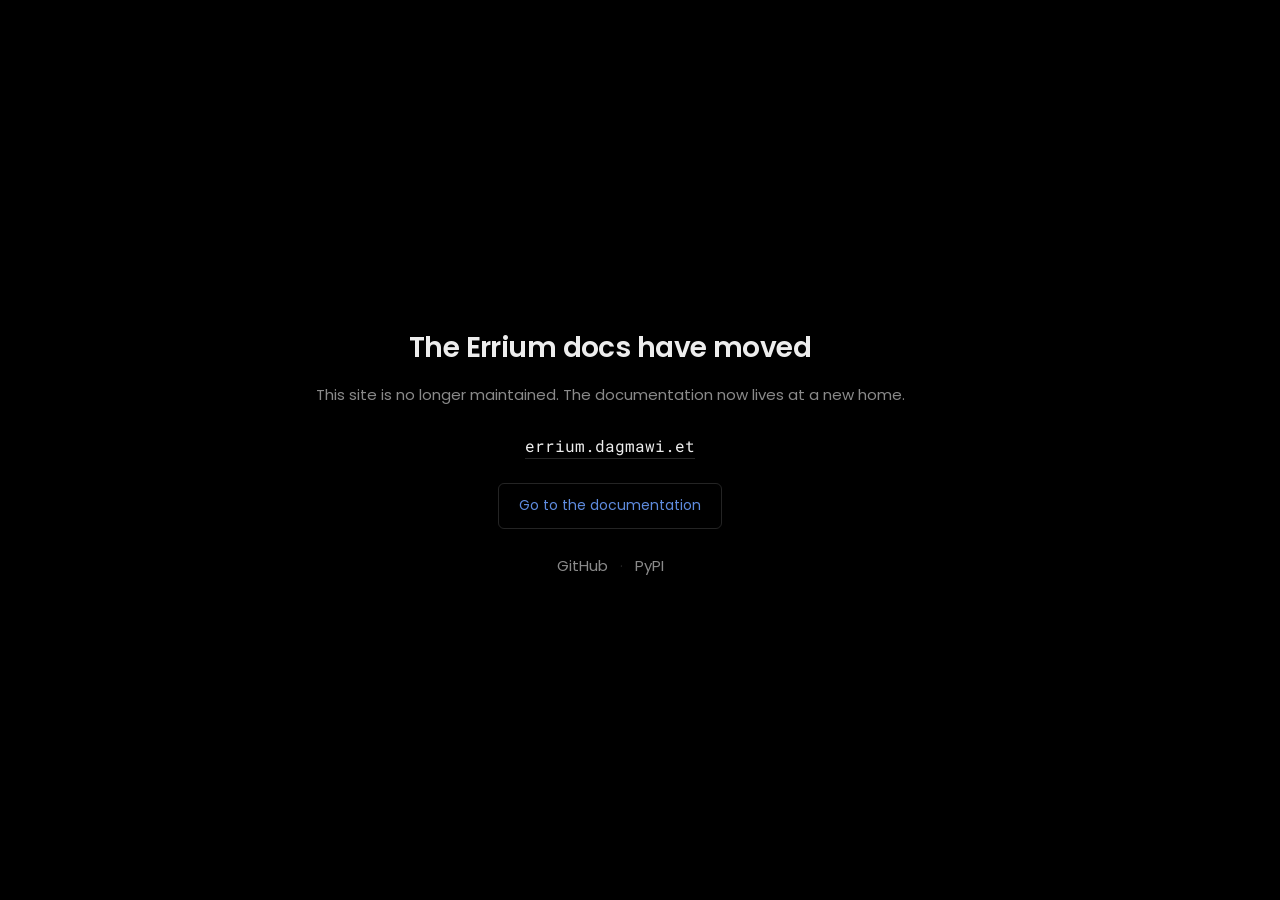
<file: index.html>
<!doctype html>
<html lang="en" class="no-js">
  <head>
    
      <meta charset="utf-8">
      <meta name="viewport" content="width=device-width,initial-scale=1">
      
        <meta name="description" content="The Errium documentation has moved to https://errium.dagmawi.et/">
      
      
      
        <link rel="canonical" href="https://dagin34.github.io/errium/">
      
      
      
      
        
      
      
      <link rel="icon" href="assets/images/favicon.png">
      <meta name="generator" content="mkdocs-1.6.1, mkdocs-material-9.7.6">
    
    
      
        <title>Errium</title>
      
    
    
      <link rel="stylesheet" href="assets/stylesheets/main.484c7ddc.min.css">
      
        
        <link rel="stylesheet" href="assets/stylesheets/palette.ab4e12ef.min.css">
      
      


    
    
      
    
    
  
  
  <link rel="preconnect" href="https://fonts.gstatic.com" crossorigin>
  <link rel="stylesheet" href="https://fonts.googleapis.com/css2?family=Poppins:ital,wght@0,400;0,500;0,600&family=Roboto+Mono:wght@400&display=swap">
  <style>:root{--md-text-font:"Poppins";--md-code-font:"Roboto Mono"}</style>

    
      <link rel="stylesheet" href="assets/errium.css">
    
    <script>__md_scope=new URL(".",location),__md_hash=e=>[...e].reduce(((e,_)=>(e<<5)-e+_.charCodeAt(0)),0),__md_get=(e,_=localStorage,t=__md_scope)=>JSON.parse(_.getItem(t.pathname+"."+e)),__md_set=(e,_,t=localStorage,a=__md_scope)=>{try{t.setItem(a.pathname+"."+e,JSON.stringify(_))}catch(e){}}</script>
    
      

    
    
  <meta name="robots" content="noindex, follow">

  </head>
  
  
    
    
      
    
    
    
    
    <body dir="ltr" data-md-color-scheme="slate" data-md-color-primary="black" data-md-color-accent="deep-orange">
  
    
    <input class="md-toggle" data-md-toggle="drawer" type="checkbox" id="__drawer" autocomplete="off">
    <input class="md-toggle" data-md-toggle="search" type="checkbox" id="__search" autocomplete="off">
    <label class="md-overlay" for="__drawer"></label>
    <div data-md-component="skip">
      
        
        <a href="#the-errium-docs-have-moved" class="md-skip">
          Skip to content
        </a>
      
    </div>
    <div data-md-component="announce">
      
    </div>
    
    
    <div class="md-container" data-md-component="container">
      
      
      <main class="md-main" data-md-component="main">
        <div class="md-main__inner md-grid">
          
          
            <div class="md-content" data-md-component="content">
              
              <article class="md-content__inner md-typeset">
                
                  


  
  


<h1 id="the-errium-docs-have-moved">The Errium docs have moved</h1>
<p>This site is no longer maintained. The documentation now lives at a new home.</p>
<p class="errium-domain"><a href="https://errium.dagmawi.et/">errium.dagmawi.et</a></p>

<p class="errium-actions">
  <a class="errium-cta" href="https://errium.dagmawi.et/">Go to the documentation</a>
</p>

<p class="errium-secondary">
  <a href="https://github.com/Dagin34/errium">GitHub</a>
  <span aria-hidden="true">&middot;</span>
  <a href="https://pypi.org/project/errium/">PyPI</a>
</p>












                
              </article>
            </div>
          
          
<script>var target=document.getElementById(location.hash.slice(1));target&&target.name&&(target.checked=target.name.startsWith("__tabbed_"))</script>
        </div>
        
      </main>
      
    </div>
    <div class="md-dialog" data-md-component="dialog">
      <div class="md-dialog__inner md-typeset"></div>
    </div>
    
    
    
      
      
      <script id="__config" type="application/json">{"annotate": null, "base": ".", "features": [], "search": "assets/javascripts/workers/search.2c215733.min.js", "tags": null, "translations": {"clipboard.copied": "Copied to clipboard", "clipboard.copy": "Copy to clipboard", "search.result.more.one": "1 more on this page", "search.result.more.other": "# more on this page", "search.result.none": "No matching documents", "search.result.one": "1 matching document", "search.result.other": "# matching documents", "search.result.placeholder": "Type to start searching", "search.result.term.missing": "Missing", "select.version": "Select version"}, "version": null}</script>
    
    
      <script src="assets/javascripts/bundle.79ae519e.min.js"></script>
      
    
  </body>
</html>
</file>
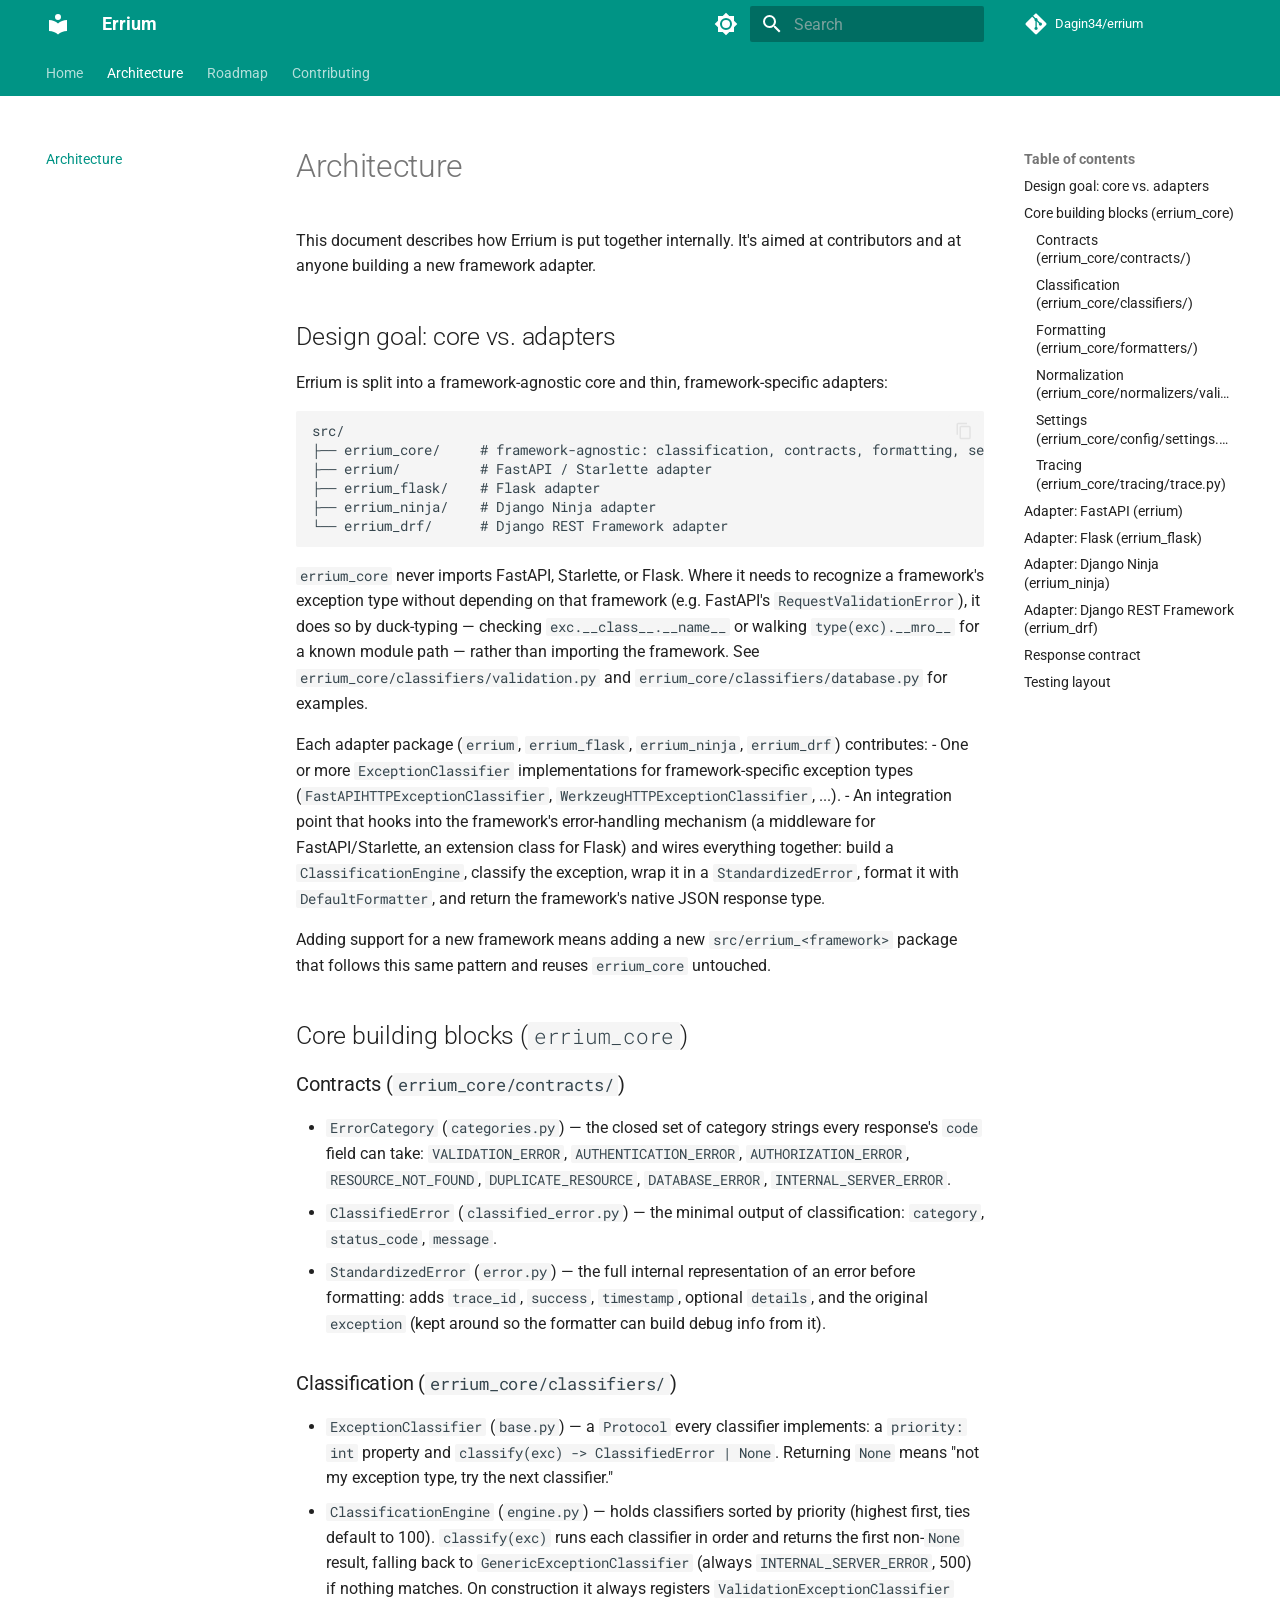
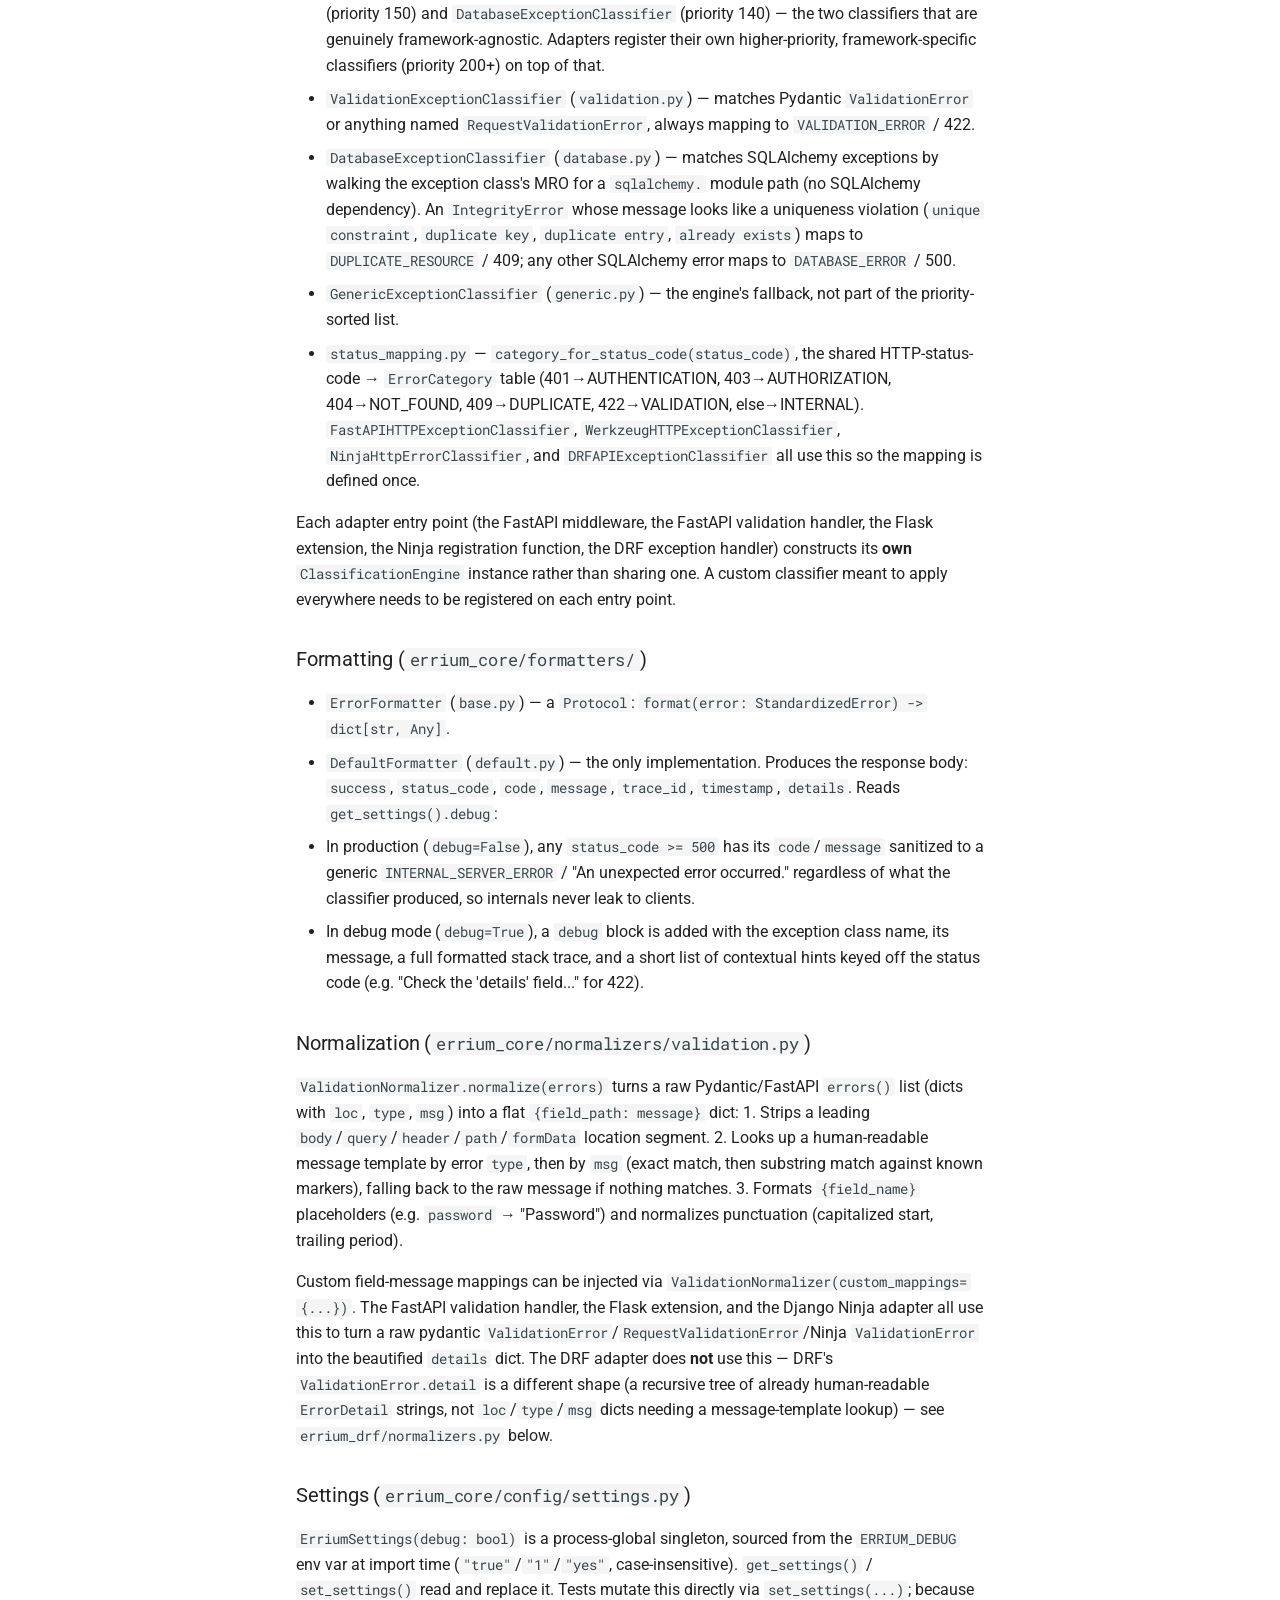
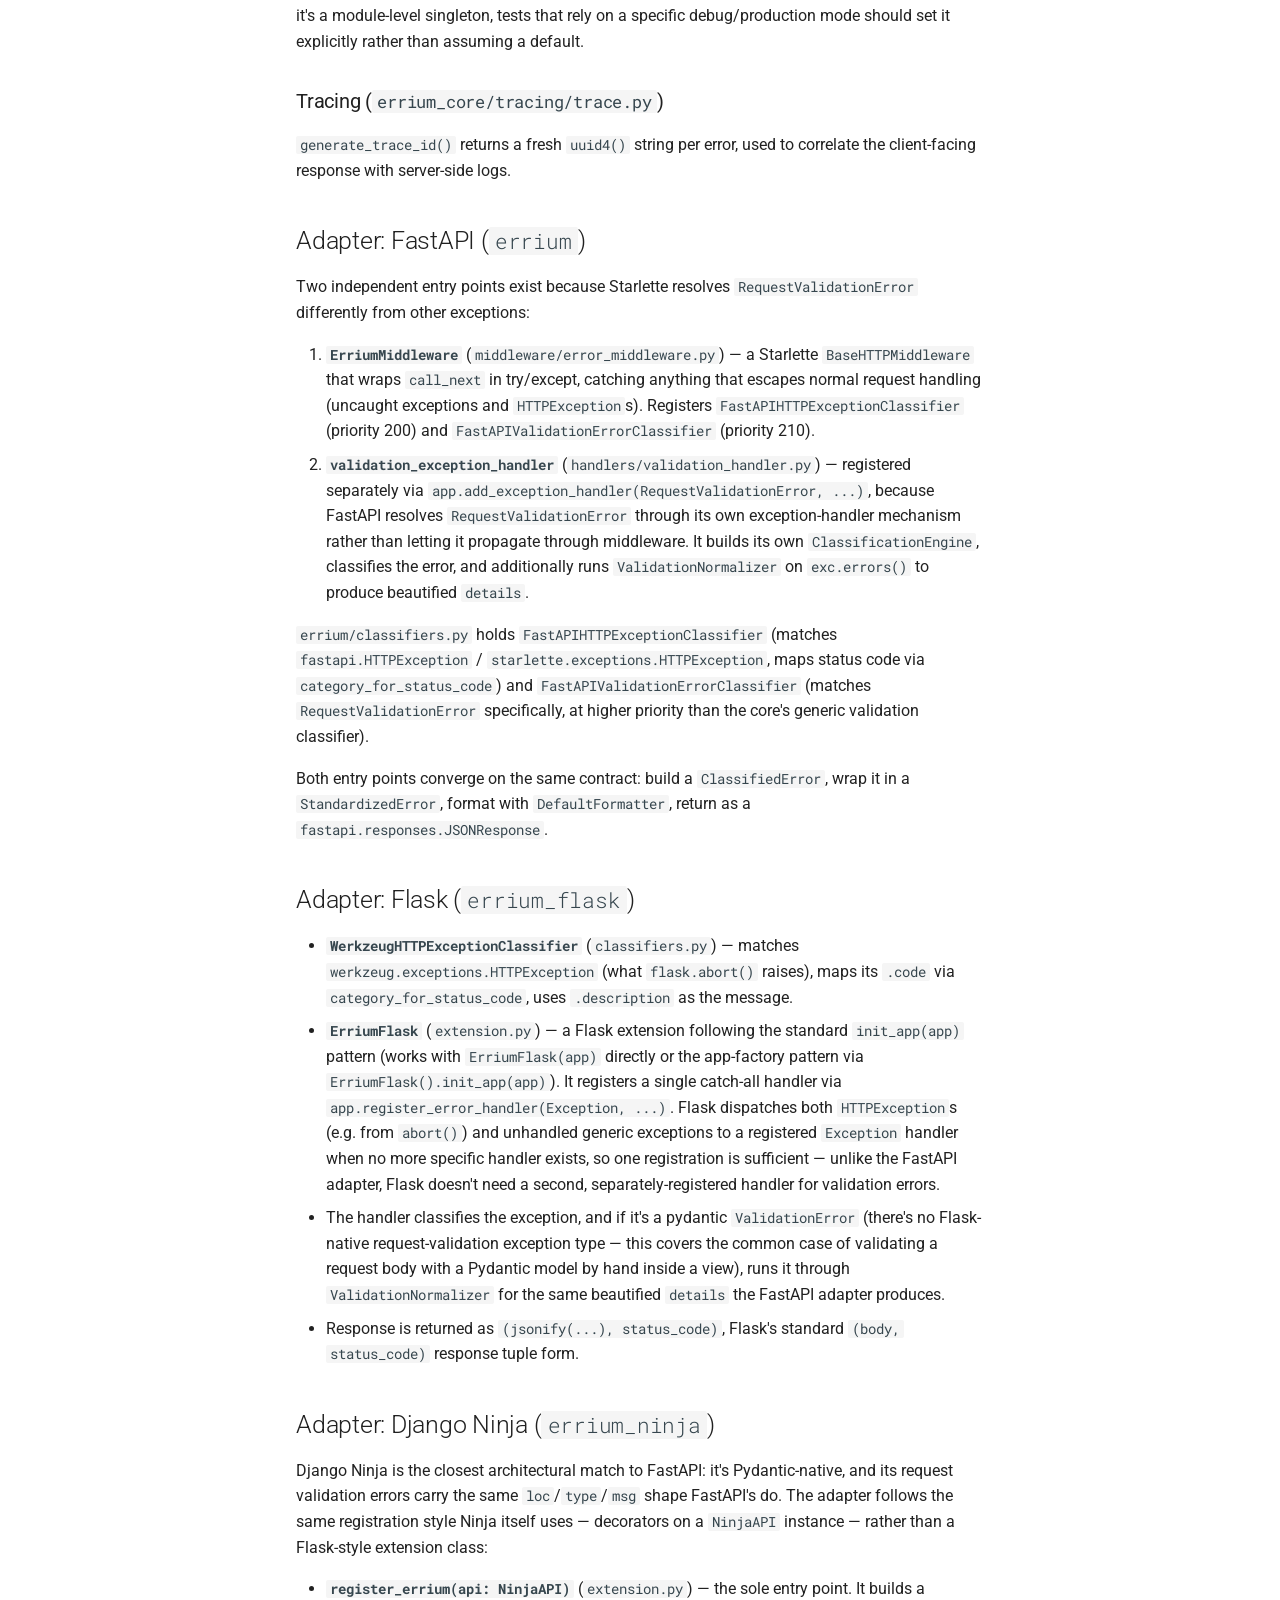
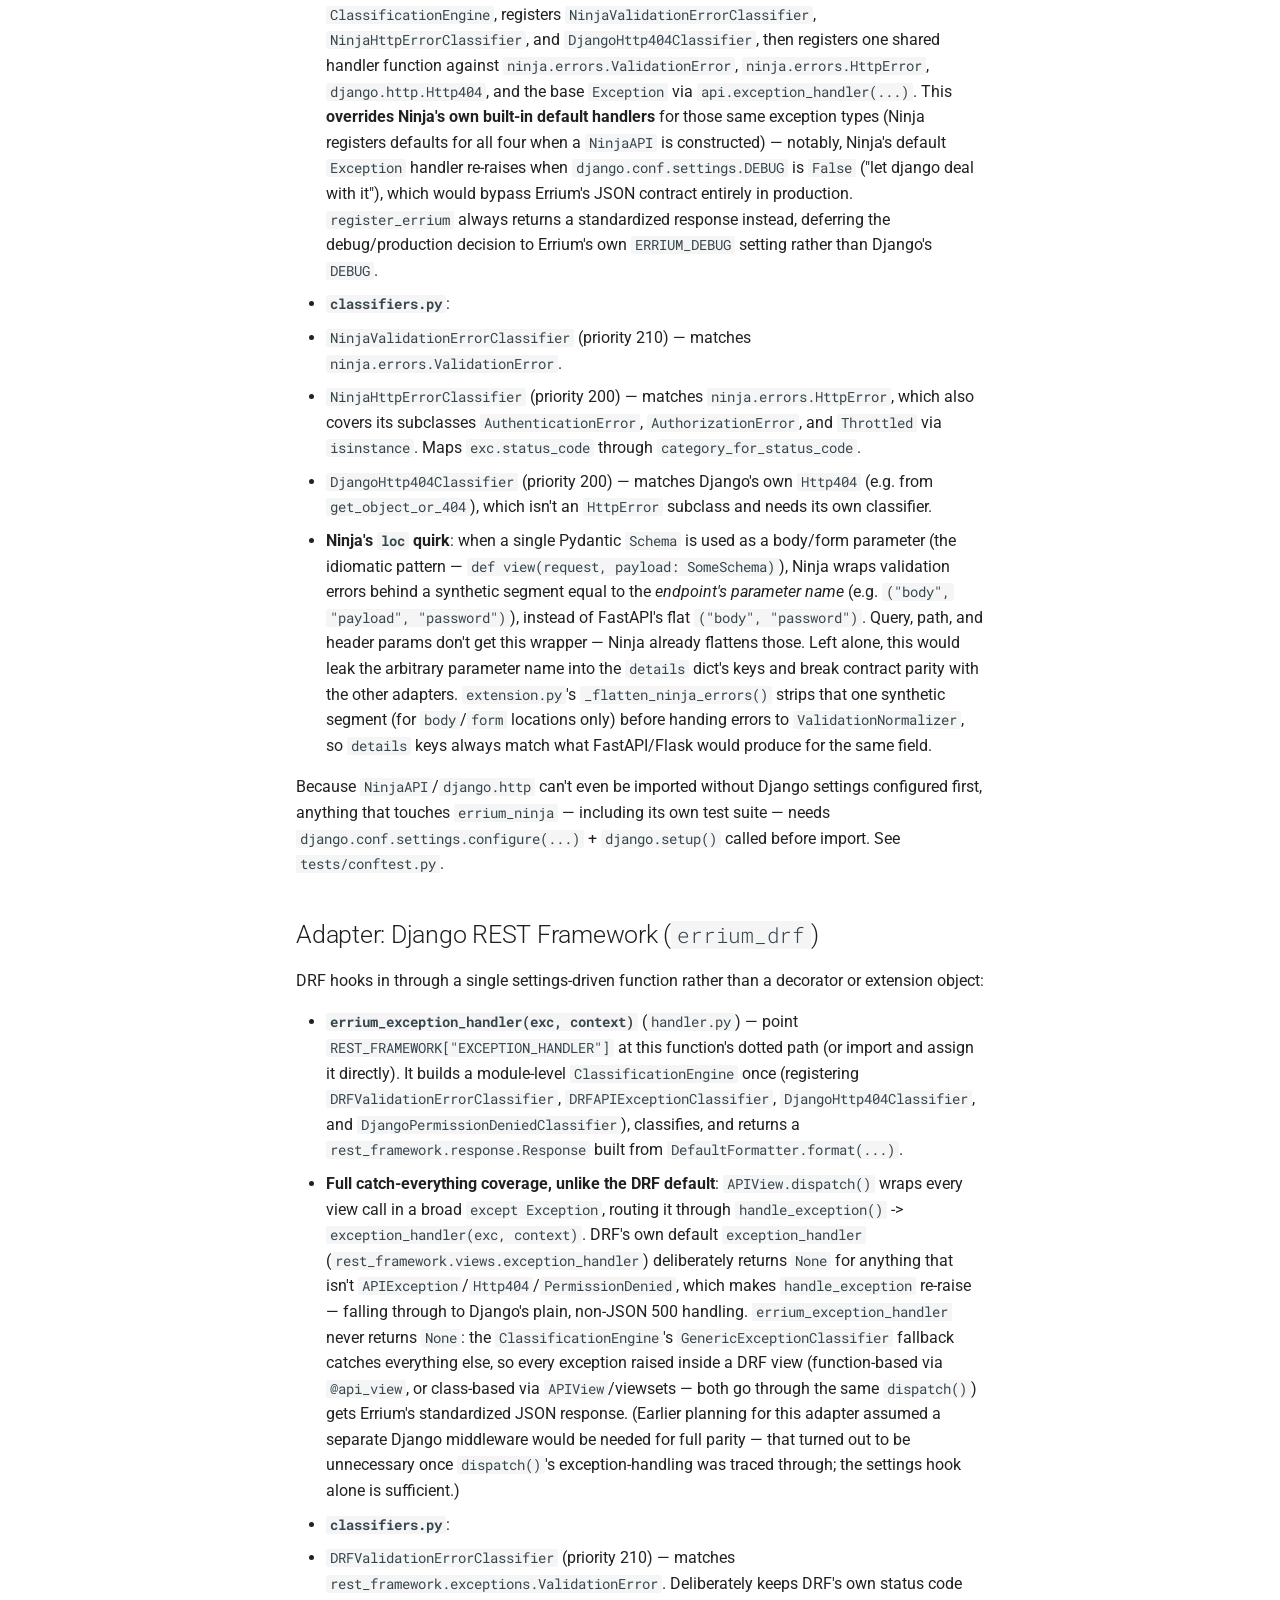
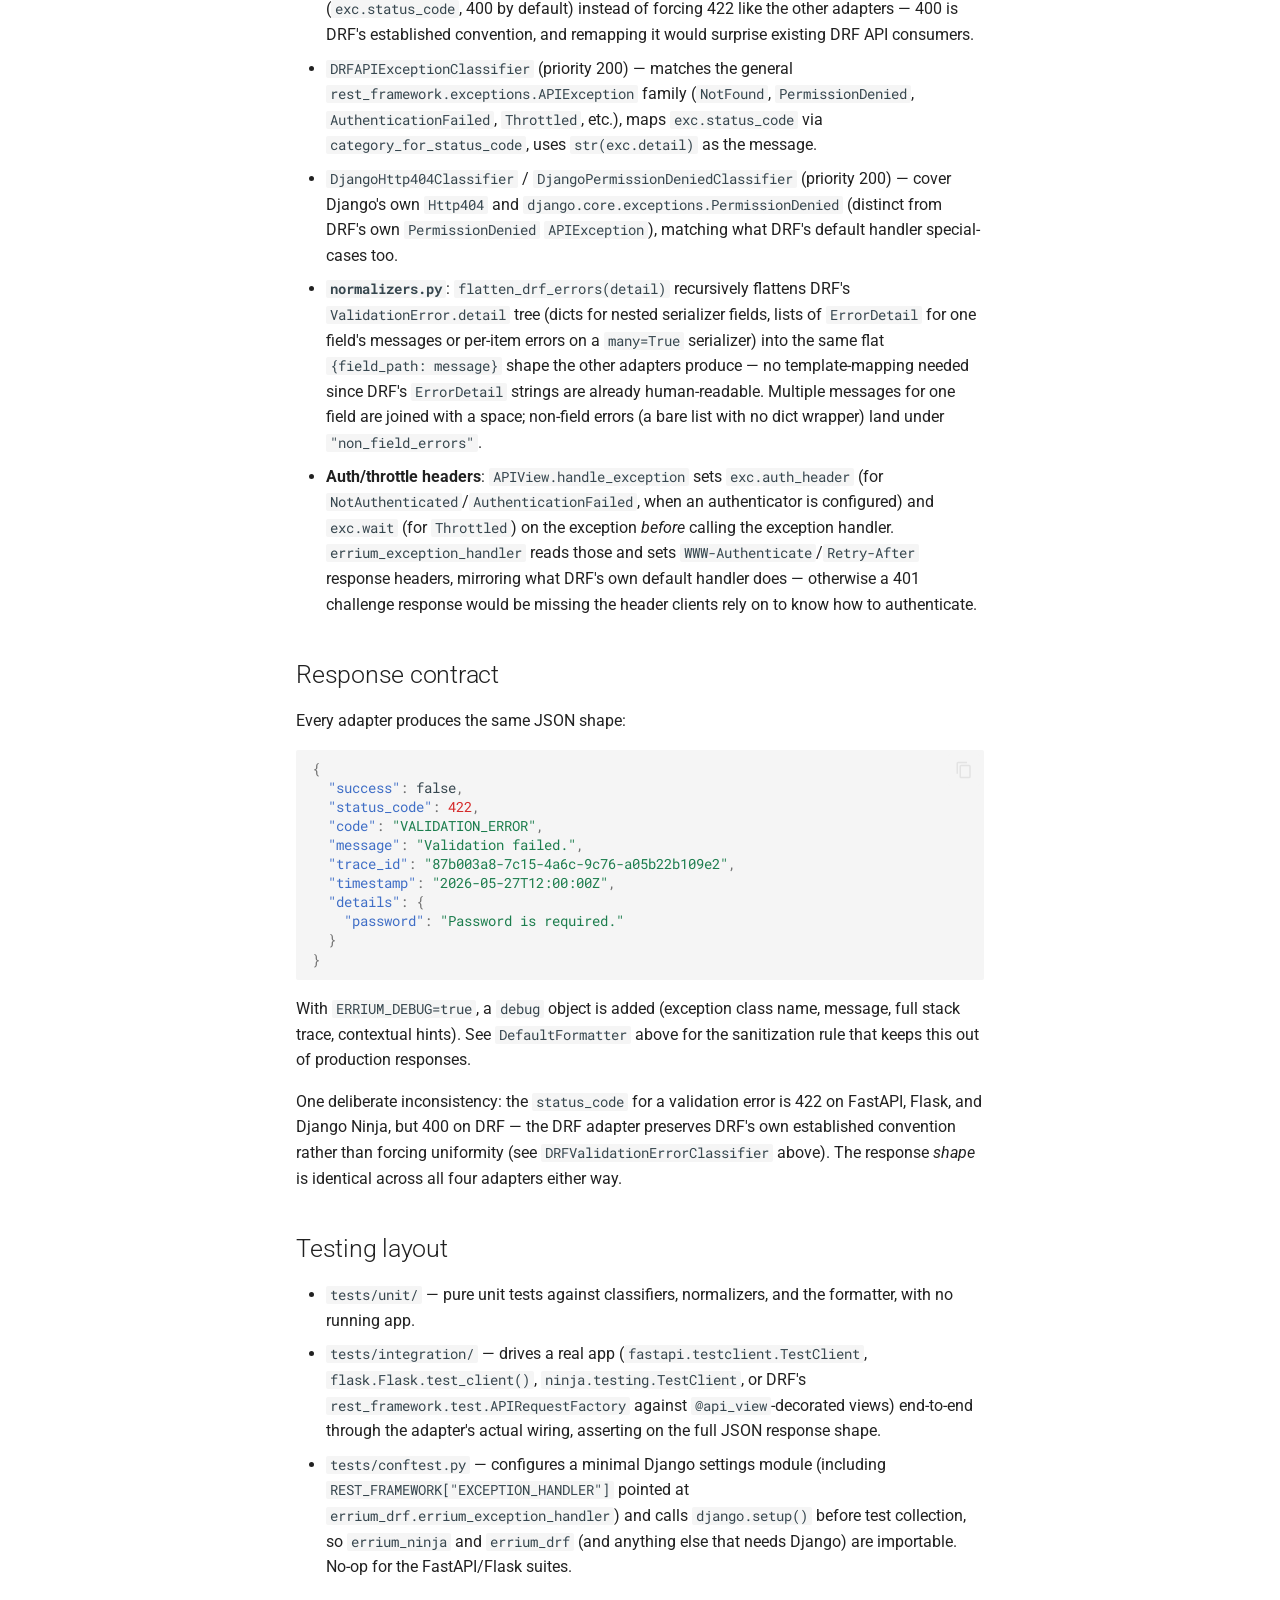
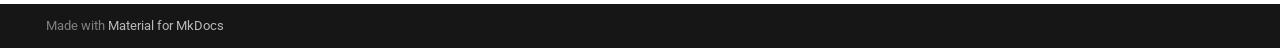
<file: architecture/index.html>
<!doctype html>
<html lang="en" class="no-js">
  <head>
    
      <meta charset="utf-8">
      <meta name="viewport" content="width=device-width,initial-scale=1">
      
        <meta name="description" content="Intelligent API error normalization and exception handling infrastructure for FastAPI, Flask, Django Ninja, and Django REST Framework.">
      
      
      
        <link rel="canonical" href="https://dagin34.github.io/errium/architecture/">
      
      
        <link rel="prev" href="..">
      
      
        <link rel="next" href="../roadmap/">
      
      
        
      
      
      <link rel="icon" href="../assets/images/favicon.png">
      <meta name="generator" content="mkdocs-1.6.1, mkdocs-material-9.7.6">
    
    
      
        <title>Architecture - Errium</title>
      
    
    
      <link rel="stylesheet" href="../assets/stylesheets/main.484c7ddc.min.css">
      
        
        <link rel="stylesheet" href="../assets/stylesheets/palette.ab4e12ef.min.css">
      
      


    
    
      
    
    
      
        
        
        <link rel="preconnect" href="https://fonts.gstatic.com" crossorigin>
        <link rel="stylesheet" href="https://fonts.googleapis.com/css?family=Roboto:300,300i,400,400i,700,700i%7CRoboto+Mono:400,400i,700,700i&display=fallback">
        <style>:root{--md-text-font:"Roboto";--md-code-font:"Roboto Mono"}</style>
      
    
    
    <script>__md_scope=new URL("..",location),__md_hash=e=>[...e].reduce(((e,_)=>(e<<5)-e+_.charCodeAt(0)),0),__md_get=(e,_=localStorage,t=__md_scope)=>JSON.parse(_.getItem(t.pathname+"."+e)),__md_set=(e,_,t=localStorage,a=__md_scope)=>{try{t.setItem(a.pathname+"."+e,JSON.stringify(_))}catch(e){}}</script>
    
      

    
    
  </head>
  
  
    
    
      
    
    
    
    
    <body dir="ltr" data-md-color-scheme="default" data-md-color-primary="teal" data-md-color-accent="indigo">
  
    
    <input class="md-toggle" data-md-toggle="drawer" type="checkbox" id="__drawer" autocomplete="off">
    <input class="md-toggle" data-md-toggle="search" type="checkbox" id="__search" autocomplete="off">
    <label class="md-overlay" for="__drawer"></label>
    <div data-md-component="skip">
      
        
        <a href="#architecture" class="md-skip">
          Skip to content
        </a>
      
    </div>
    <div data-md-component="announce">
      
    </div>
    
    
      

<header class="md-header" data-md-component="header">
  <nav class="md-header__inner md-grid" aria-label="Header">
    <a href=".." title="Errium" class="md-header__button md-logo" aria-label="Errium" data-md-component="logo">
      
  
  <svg xmlns="http://www.w3.org/2000/svg" viewBox="0 0 24 24"><path d="M12 8a3 3 0 0 0 3-3 3 3 0 0 0-3-3 3 3 0 0 0-3 3 3 3 0 0 0 3 3m0 3.54C9.64 9.35 6.5 8 3 8v11c3.5 0 6.64 1.35 9 3.54 2.36-2.19 5.5-3.54 9-3.54V8c-3.5 0-6.64 1.35-9 3.54"/></svg>

    </a>
    <label class="md-header__button md-icon" for="__drawer">
      
      <svg xmlns="http://www.w3.org/2000/svg" viewBox="0 0 24 24"><path d="M3 6h18v2H3zm0 5h18v2H3zm0 5h18v2H3z"/></svg>
    </label>
    <div class="md-header__title" data-md-component="header-title">
      <div class="md-header__ellipsis">
        <div class="md-header__topic">
          <span class="md-ellipsis">
            Errium
          </span>
        </div>
        <div class="md-header__topic" data-md-component="header-topic">
          <span class="md-ellipsis">
            
              Architecture
            
          </span>
        </div>
      </div>
    </div>
    
      
        <form class="md-header__option" data-md-component="palette">
  
    
    
    
    <input class="md-option" data-md-color-media="(prefers-color-scheme: light)" data-md-color-scheme="default" data-md-color-primary="teal" data-md-color-accent="indigo"  aria-label="Switch to dark mode"  type="radio" name="__palette" id="__palette_0">
    
      <label class="md-header__button md-icon" title="Switch to dark mode" for="__palette_1" hidden>
        <svg xmlns="http://www.w3.org/2000/svg" viewBox="0 0 24 24"><path d="M12 8a4 4 0 0 0-4 4 4 4 0 0 0 4 4 4 4 0 0 0 4-4 4 4 0 0 0-4-4m0 10a6 6 0 0 1-6-6 6 6 0 0 1 6-6 6 6 0 0 1 6 6 6 6 0 0 1-6 6m8-9.31V4h-4.69L12 .69 8.69 4H4v4.69L.69 12 4 15.31V20h4.69L12 23.31 15.31 20H20v-4.69L23.31 12z"/></svg>
      </label>
    
  
    
    
    
    <input class="md-option" data-md-color-media="(prefers-color-scheme: dark)" data-md-color-scheme="slate" data-md-color-primary="teal" data-md-color-accent="indigo"  aria-label="Switch to light mode"  type="radio" name="__palette" id="__palette_1">
    
      <label class="md-header__button md-icon" title="Switch to light mode" for="__palette_0" hidden>
        <svg xmlns="http://www.w3.org/2000/svg" viewBox="0 0 24 24"><path d="M12 18c-.89 0-1.74-.2-2.5-.55C11.56 16.5 13 14.42 13 12s-1.44-4.5-3.5-5.45C10.26 6.2 11.11 6 12 6a6 6 0 0 1 6 6 6 6 0 0 1-6 6m8-9.31V4h-4.69L12 .69 8.69 4H4v4.69L.69 12 4 15.31V20h4.69L12 23.31 15.31 20H20v-4.69L23.31 12z"/></svg>
      </label>
    
  
</form>
      
    
    
      <script>var palette=__md_get("__palette");if(palette&&palette.color){if("(prefers-color-scheme)"===palette.color.media){var media=matchMedia("(prefers-color-scheme: light)"),input=document.querySelector(media.matches?"[data-md-color-media='(prefers-color-scheme: light)']":"[data-md-color-media='(prefers-color-scheme: dark)']");palette.color.media=input.getAttribute("data-md-color-media"),palette.color.scheme=input.getAttribute("data-md-color-scheme"),palette.color.primary=input.getAttribute("data-md-color-primary"),palette.color.accent=input.getAttribute("data-md-color-accent")}for(var[key,value]of Object.entries(palette.color))document.body.setAttribute("data-md-color-"+key,value)}</script>
    
    
    
      
      
        <label class="md-header__button md-icon" for="__search">
          
          <svg xmlns="http://www.w3.org/2000/svg" viewBox="0 0 24 24"><path d="M9.5 3A6.5 6.5 0 0 1 16 9.5c0 1.61-.59 3.09-1.56 4.23l.27.27h.79l5 5-1.5 1.5-5-5v-.79l-.27-.27A6.52 6.52 0 0 1 9.5 16 6.5 6.5 0 0 1 3 9.5 6.5 6.5 0 0 1 9.5 3m0 2C7 5 5 7 5 9.5S7 14 9.5 14 14 12 14 9.5 12 5 9.5 5"/></svg>
        </label>
        <div class="md-search" data-md-component="search" role="dialog">
  <label class="md-search__overlay" for="__search"></label>
  <div class="md-search__inner" role="search">
    <form class="md-search__form" name="search">
      <input type="text" class="md-search__input" name="query" aria-label="Search" placeholder="Search" autocapitalize="off" autocorrect="off" autocomplete="off" spellcheck="false" data-md-component="search-query" required>
      <label class="md-search__icon md-icon" for="__search">
        
        <svg xmlns="http://www.w3.org/2000/svg" viewBox="0 0 24 24"><path d="M9.5 3A6.5 6.5 0 0 1 16 9.5c0 1.61-.59 3.09-1.56 4.23l.27.27h.79l5 5-1.5 1.5-5-5v-.79l-.27-.27A6.52 6.52 0 0 1 9.5 16 6.5 6.5 0 0 1 3 9.5 6.5 6.5 0 0 1 9.5 3m0 2C7 5 5 7 5 9.5S7 14 9.5 14 14 12 14 9.5 12 5 9.5 5"/></svg>
        
        <svg xmlns="http://www.w3.org/2000/svg" viewBox="0 0 24 24"><path d="M20 11v2H8l5.5 5.5-1.42 1.42L4.16 12l7.92-7.92L13.5 5.5 8 11z"/></svg>
      </label>
      <nav class="md-search__options" aria-label="Search">
        
        <button type="reset" class="md-search__icon md-icon" title="Clear" aria-label="Clear" tabindex="-1">
          
          <svg xmlns="http://www.w3.org/2000/svg" viewBox="0 0 24 24"><path d="M19 6.41 17.59 5 12 10.59 6.41 5 5 6.41 10.59 12 5 17.59 6.41 19 12 13.41 17.59 19 19 17.59 13.41 12z"/></svg>
        </button>
      </nav>
      
        <div class="md-search__suggest" data-md-component="search-suggest"></div>
      
    </form>
    <div class="md-search__output">
      <div class="md-search__scrollwrap" tabindex="0" data-md-scrollfix>
        <div class="md-search-result" data-md-component="search-result">
          <div class="md-search-result__meta">
            Initializing search
          </div>
          <ol class="md-search-result__list" role="presentation"></ol>
        </div>
      </div>
    </div>
  </div>
</div>
      
    
    
      <div class="md-header__source">
        <a href="https://github.com/Dagin34/errium" title="Go to repository" class="md-source" data-md-component="source">
  <div class="md-source__icon md-icon">
    
    <svg xmlns="http://www.w3.org/2000/svg" viewBox="0 0 448 512"><!--! Font Awesome Free 7.1.0 by @fontawesome - https://fontawesome.com License - https://fontawesome.com/license/free (Icons: CC BY 4.0, Fonts: SIL OFL 1.1, Code: MIT License) Copyright 2025 Fonticons, Inc.--><path d="M439.6 236.1 244 40.5c-5.4-5.5-12.8-8.5-20.4-8.5s-15 3-20.4 8.4L162.5 81l51.5 51.5c27.1-9.1 52.7 16.8 43.4 43.7l49.7 49.7c34.2-11.8 61.2 31 35.5 56.7-26.5 26.5-70.2-2.9-56-37.3L240.3 199v121.9c25.3 12.5 22.3 41.8 9.1 55-6.4 6.4-15.2 10.1-24.3 10.1s-17.8-3.6-24.3-10.1c-17.6-17.6-11.1-46.9 11.2-56v-123c-20.8-8.5-24.6-30.7-18.6-45L142.6 101 8.5 235.1C3 240.6 0 247.9 0 255.5s3 15 8.5 20.4l195.6 195.7c5.4 5.4 12.7 8.4 20.4 8.4s15-3 20.4-8.4l194.7-194.7c5.4-5.4 8.4-12.8 8.4-20.4s-3-15-8.4-20.4"/></svg>
  </div>
  <div class="md-source__repository">
    Dagin34/errium
  </div>
</a>
      </div>
    
  </nav>
  
</header>
    
    <div class="md-container" data-md-component="container">
      
      
        
          
            
<nav class="md-tabs" aria-label="Tabs" data-md-component="tabs">
  <div class="md-grid">
    <ul class="md-tabs__list">
      
        
  
  
  
  
    <li class="md-tabs__item">
      <a href=".." class="md-tabs__link">
        
  
  
    
  
  Home

      </a>
    </li>
  

      
        
  
  
  
    
  
  
    <li class="md-tabs__item md-tabs__item--active">
      <a href="./" class="md-tabs__link">
        
  
  
    
  
  Architecture

      </a>
    </li>
  

      
        
  
  
  
  
    <li class="md-tabs__item">
      <a href="../roadmap/" class="md-tabs__link">
        
  
  
    
  
  Roadmap

      </a>
    </li>
  

      
        
  
  
  
  
    <li class="md-tabs__item">
      <a href="../contributing/" class="md-tabs__link">
        
  
  
    
  
  Contributing

      </a>
    </li>
  

      
    </ul>
  </div>
</nav>
          
        
      
      <main class="md-main" data-md-component="main">
        <div class="md-main__inner md-grid">
          
            
              
              <div class="md-sidebar md-sidebar--primary" data-md-component="sidebar" data-md-type="navigation" >
                <div class="md-sidebar__scrollwrap">
                  <div class="md-sidebar__inner">
                    


  


<nav class="md-nav md-nav--primary md-nav--lifted" aria-label="Navigation" data-md-level="0">
  <label class="md-nav__title" for="__drawer">
    <a href=".." title="Errium" class="md-nav__button md-logo" aria-label="Errium" data-md-component="logo">
      
  
  <svg xmlns="http://www.w3.org/2000/svg" viewBox="0 0 24 24"><path d="M12 8a3 3 0 0 0 3-3 3 3 0 0 0-3-3 3 3 0 0 0-3 3 3 3 0 0 0 3 3m0 3.54C9.64 9.35 6.5 8 3 8v11c3.5 0 6.64 1.35 9 3.54 2.36-2.19 5.5-3.54 9-3.54V8c-3.5 0-6.64 1.35-9 3.54"/></svg>

    </a>
    Errium
  </label>
  
    <div class="md-nav__source">
      <a href="https://github.com/Dagin34/errium" title="Go to repository" class="md-source" data-md-component="source">
  <div class="md-source__icon md-icon">
    
    <svg xmlns="http://www.w3.org/2000/svg" viewBox="0 0 448 512"><!--! Font Awesome Free 7.1.0 by @fontawesome - https://fontawesome.com License - https://fontawesome.com/license/free (Icons: CC BY 4.0, Fonts: SIL OFL 1.1, Code: MIT License) Copyright 2025 Fonticons, Inc.--><path d="M439.6 236.1 244 40.5c-5.4-5.5-12.8-8.5-20.4-8.5s-15 3-20.4 8.4L162.5 81l51.5 51.5c27.1-9.1 52.7 16.8 43.4 43.7l49.7 49.7c34.2-11.8 61.2 31 35.5 56.7-26.5 26.5-70.2-2.9-56-37.3L240.3 199v121.9c25.3 12.5 22.3 41.8 9.1 55-6.4 6.4-15.2 10.1-24.3 10.1s-17.8-3.6-24.3-10.1c-17.6-17.6-11.1-46.9 11.2-56v-123c-20.8-8.5-24.6-30.7-18.6-45L142.6 101 8.5 235.1C3 240.6 0 247.9 0 255.5s3 15 8.5 20.4l195.6 195.7c5.4 5.4 12.7 8.4 20.4 8.4s15-3 20.4-8.4l194.7-194.7c5.4-5.4 8.4-12.8 8.4-20.4s-3-15-8.4-20.4"/></svg>
  </div>
  <div class="md-source__repository">
    Dagin34/errium
  </div>
</a>
    </div>
  
  <ul class="md-nav__list" data-md-scrollfix>
    
      
      
  
  
  
  
    <li class="md-nav__item">
      <a href=".." class="md-nav__link">
        
  
  
  <span class="md-ellipsis">
    
  
    Home
  

    
  </span>
  
  

      </a>
    </li>
  

    
      
      
  
  
    
  
  
  
    <li class="md-nav__item md-nav__item--active">
      
      <input class="md-nav__toggle md-toggle" type="checkbox" id="__toc">
      
      
        
      
      
        <label class="md-nav__link md-nav__link--active" for="__toc">
          
  
  
  <span class="md-ellipsis">
    
  
    Architecture
  

    
  </span>
  
  

          <span class="md-nav__icon md-icon"></span>
        </label>
      
      <a href="./" class="md-nav__link md-nav__link--active">
        
  
  
  <span class="md-ellipsis">
    
  
    Architecture
  

    
  </span>
  
  

      </a>
      
        

<nav class="md-nav md-nav--secondary" aria-label="Table of contents">
  
  
  
    
  
  
    <label class="md-nav__title" for="__toc">
      <span class="md-nav__icon md-icon"></span>
      Table of contents
    </label>
    <ul class="md-nav__list" data-md-component="toc" data-md-scrollfix>
      
        <li class="md-nav__item">
  <a href="#design-goal-core-vs-adapters" class="md-nav__link">
    <span class="md-ellipsis">
      
        Design goal: core vs. adapters
      
    </span>
  </a>
  
</li>
      
        <li class="md-nav__item">
  <a href="#core-building-blocks-errium_core" class="md-nav__link">
    <span class="md-ellipsis">
      
        Core building blocks (errium_core)
      
    </span>
  </a>
  
    <nav class="md-nav" aria-label="Core building blocks (errium_core)">
      <ul class="md-nav__list">
        
          <li class="md-nav__item">
  <a href="#contracts-errium_corecontracts" class="md-nav__link">
    <span class="md-ellipsis">
      
        Contracts (errium_core/contracts/)
      
    </span>
  </a>
  
</li>
        
          <li class="md-nav__item">
  <a href="#classification-errium_coreclassifiers" class="md-nav__link">
    <span class="md-ellipsis">
      
        Classification (errium_core/classifiers/)
      
    </span>
  </a>
  
</li>
        
          <li class="md-nav__item">
  <a href="#formatting-errium_coreformatters" class="md-nav__link">
    <span class="md-ellipsis">
      
        Formatting (errium_core/formatters/)
      
    </span>
  </a>
  
</li>
        
          <li class="md-nav__item">
  <a href="#normalization-errium_corenormalizersvalidationpy" class="md-nav__link">
    <span class="md-ellipsis">
      
        Normalization (errium_core/normalizers/validation.py)
      
    </span>
  </a>
  
</li>
        
          <li class="md-nav__item">
  <a href="#settings-errium_coreconfigsettingspy" class="md-nav__link">
    <span class="md-ellipsis">
      
        Settings (errium_core/config/settings.py)
      
    </span>
  </a>
  
</li>
        
          <li class="md-nav__item">
  <a href="#tracing-errium_coretracingtracepy" class="md-nav__link">
    <span class="md-ellipsis">
      
        Tracing (errium_core/tracing/trace.py)
      
    </span>
  </a>
  
</li>
        
      </ul>
    </nav>
  
</li>
      
        <li class="md-nav__item">
  <a href="#adapter-fastapi-errium" class="md-nav__link">
    <span class="md-ellipsis">
      
        Adapter: FastAPI (errium)
      
    </span>
  </a>
  
</li>
      
        <li class="md-nav__item">
  <a href="#adapter-flask-errium_flask" class="md-nav__link">
    <span class="md-ellipsis">
      
        Adapter: Flask (errium_flask)
      
    </span>
  </a>
  
</li>
      
        <li class="md-nav__item">
  <a href="#adapter-django-ninja-errium_ninja" class="md-nav__link">
    <span class="md-ellipsis">
      
        Adapter: Django Ninja (errium_ninja)
      
    </span>
  </a>
  
</li>
      
        <li class="md-nav__item">
  <a href="#adapter-django-rest-framework-errium_drf" class="md-nav__link">
    <span class="md-ellipsis">
      
        Adapter: Django REST Framework (errium_drf)
      
    </span>
  </a>
  
</li>
      
        <li class="md-nav__item">
  <a href="#response-contract" class="md-nav__link">
    <span class="md-ellipsis">
      
        Response contract
      
    </span>
  </a>
  
</li>
      
        <li class="md-nav__item">
  <a href="#testing-layout" class="md-nav__link">
    <span class="md-ellipsis">
      
        Testing layout
      
    </span>
  </a>
  
</li>
      
    </ul>
  
</nav>
      
    </li>
  

    
      
      
  
  
  
  
    <li class="md-nav__item">
      <a href="../roadmap/" class="md-nav__link">
        
  
  
  <span class="md-ellipsis">
    
  
    Roadmap
  

    
  </span>
  
  

      </a>
    </li>
  

    
      
      
  
  
  
  
    <li class="md-nav__item">
      <a href="../contributing/" class="md-nav__link">
        
  
  
  <span class="md-ellipsis">
    
  
    Contributing
  

    
  </span>
  
  

      </a>
    </li>
  

    
  </ul>
</nav>
                  </div>
                </div>
              </div>
            
            
              
              <div class="md-sidebar md-sidebar--secondary" data-md-component="sidebar" data-md-type="toc" >
                <div class="md-sidebar__scrollwrap">
                  <div class="md-sidebar__inner">
                    

<nav class="md-nav md-nav--secondary" aria-label="Table of contents">
  
  
  
    
  
  
    <label class="md-nav__title" for="__toc">
      <span class="md-nav__icon md-icon"></span>
      Table of contents
    </label>
    <ul class="md-nav__list" data-md-component="toc" data-md-scrollfix>
      
        <li class="md-nav__item">
  <a href="#design-goal-core-vs-adapters" class="md-nav__link">
    <span class="md-ellipsis">
      
        Design goal: core vs. adapters
      
    </span>
  </a>
  
</li>
      
        <li class="md-nav__item">
  <a href="#core-building-blocks-errium_core" class="md-nav__link">
    <span class="md-ellipsis">
      
        Core building blocks (errium_core)
      
    </span>
  </a>
  
    <nav class="md-nav" aria-label="Core building blocks (errium_core)">
      <ul class="md-nav__list">
        
          <li class="md-nav__item">
  <a href="#contracts-errium_corecontracts" class="md-nav__link">
    <span class="md-ellipsis">
      
        Contracts (errium_core/contracts/)
      
    </span>
  </a>
  
</li>
        
          <li class="md-nav__item">
  <a href="#classification-errium_coreclassifiers" class="md-nav__link">
    <span class="md-ellipsis">
      
        Classification (errium_core/classifiers/)
      
    </span>
  </a>
  
</li>
        
          <li class="md-nav__item">
  <a href="#formatting-errium_coreformatters" class="md-nav__link">
    <span class="md-ellipsis">
      
        Formatting (errium_core/formatters/)
      
    </span>
  </a>
  
</li>
        
          <li class="md-nav__item">
  <a href="#normalization-errium_corenormalizersvalidationpy" class="md-nav__link">
    <span class="md-ellipsis">
      
        Normalization (errium_core/normalizers/validation.py)
      
    </span>
  </a>
  
</li>
        
          <li class="md-nav__item">
  <a href="#settings-errium_coreconfigsettingspy" class="md-nav__link">
    <span class="md-ellipsis">
      
        Settings (errium_core/config/settings.py)
      
    </span>
  </a>
  
</li>
        
          <li class="md-nav__item">
  <a href="#tracing-errium_coretracingtracepy" class="md-nav__link">
    <span class="md-ellipsis">
      
        Tracing (errium_core/tracing/trace.py)
      
    </span>
  </a>
  
</li>
        
      </ul>
    </nav>
  
</li>
      
        <li class="md-nav__item">
  <a href="#adapter-fastapi-errium" class="md-nav__link">
    <span class="md-ellipsis">
      
        Adapter: FastAPI (errium)
      
    </span>
  </a>
  
</li>
      
        <li class="md-nav__item">
  <a href="#adapter-flask-errium_flask" class="md-nav__link">
    <span class="md-ellipsis">
      
        Adapter: Flask (errium_flask)
      
    </span>
  </a>
  
</li>
      
        <li class="md-nav__item">
  <a href="#adapter-django-ninja-errium_ninja" class="md-nav__link">
    <span class="md-ellipsis">
      
        Adapter: Django Ninja (errium_ninja)
      
    </span>
  </a>
  
</li>
      
        <li class="md-nav__item">
  <a href="#adapter-django-rest-framework-errium_drf" class="md-nav__link">
    <span class="md-ellipsis">
      
        Adapter: Django REST Framework (errium_drf)
      
    </span>
  </a>
  
</li>
      
        <li class="md-nav__item">
  <a href="#response-contract" class="md-nav__link">
    <span class="md-ellipsis">
      
        Response contract
      
    </span>
  </a>
  
</li>
      
        <li class="md-nav__item">
  <a href="#testing-layout" class="md-nav__link">
    <span class="md-ellipsis">
      
        Testing layout
      
    </span>
  </a>
  
</li>
      
    </ul>
  
</nav>
                  </div>
                </div>
              </div>
            
          
          
            <div class="md-content" data-md-component="content">
              
              <article class="md-content__inner md-typeset">
                
                  


  
  


<h1 id="architecture">Architecture<a class="headerlink" href="#architecture" title="Permanent link">&para;</a></h1>
<p>This document describes how Errium is put together internally. It's aimed at contributors and at
anyone building a new framework adapter.</p>
<h2 id="design-goal-core-vs-adapters">Design goal: core vs. adapters<a class="headerlink" href="#design-goal-core-vs-adapters" title="Permanent link">&para;</a></h2>
<p>Errium is split into a framework-agnostic core and thin, framework-specific adapters:</p>
<div class="highlight"><pre><span></span><code><a id="__codelineno-0-1" name="__codelineno-0-1" href="#__codelineno-0-1"></a>src/
<a id="__codelineno-0-2" name="__codelineno-0-2" href="#__codelineno-0-2"></a>├── errium_core/     # framework-agnostic: classification, contracts, formatting, settings
<a id="__codelineno-0-3" name="__codelineno-0-3" href="#__codelineno-0-3"></a>├── errium/          # FastAPI / Starlette adapter
<a id="__codelineno-0-4" name="__codelineno-0-4" href="#__codelineno-0-4"></a>├── errium_flask/    # Flask adapter
<a id="__codelineno-0-5" name="__codelineno-0-5" href="#__codelineno-0-5"></a>├── errium_ninja/    # Django Ninja adapter
<a id="__codelineno-0-6" name="__codelineno-0-6" href="#__codelineno-0-6"></a>└── errium_drf/      # Django REST Framework adapter
</code></pre></div>
<p><code>errium_core</code> never imports FastAPI, Starlette, or Flask. Where it needs to recognize a
framework's exception type without depending on that framework (e.g. FastAPI's
<code>RequestValidationError</code>), it does so by duck-typing — checking <code>exc.__class__.__name__</code> or
walking <code>type(exc).__mro__</code> for a known module path — rather than importing the framework. See
<code>errium_core/classifiers/validation.py</code> and <code>errium_core/classifiers/database.py</code> for examples.</p>
<p>Each adapter package (<code>errium</code>, <code>errium_flask</code>, <code>errium_ninja</code>, <code>errium_drf</code>) contributes:
- One or more <code>ExceptionClassifier</code> implementations for framework-specific exception types
  (<code>FastAPIHTTPExceptionClassifier</code>, <code>WerkzeugHTTPExceptionClassifier</code>, ...).
- An integration point that hooks into the framework's error-handling mechanism (a middleware for
  FastAPI/Starlette, an extension class for Flask) and wires everything together: build a
  <code>ClassificationEngine</code>, classify the exception, wrap it in a <code>StandardizedError</code>, format it with
  <code>DefaultFormatter</code>, and return the framework's native JSON response type.</p>
<p>Adding support for a new framework means adding a new <code>src/errium_&lt;framework&gt;</code> package that
follows this same pattern and reuses <code>errium_core</code> untouched.</p>
<h2 id="core-building-blocks-errium_core">Core building blocks (<code>errium_core</code>)<a class="headerlink" href="#core-building-blocks-errium_core" title="Permanent link">&para;</a></h2>
<h3 id="contracts-errium_corecontracts">Contracts (<code>errium_core/contracts/</code>)<a class="headerlink" href="#contracts-errium_corecontracts" title="Permanent link">&para;</a></h3>
<ul>
<li><code>ErrorCategory</code> (<code>categories.py</code>) — the closed set of category strings every response's <code>code</code>
  field can take: <code>VALIDATION_ERROR</code>, <code>AUTHENTICATION_ERROR</code>, <code>AUTHORIZATION_ERROR</code>,
  <code>RESOURCE_NOT_FOUND</code>, <code>DUPLICATE_RESOURCE</code>, <code>DATABASE_ERROR</code>, <code>INTERNAL_SERVER_ERROR</code>.</li>
<li><code>ClassifiedError</code> (<code>classified_error.py</code>) — the minimal output of classification: <code>category</code>,
  <code>status_code</code>, <code>message</code>.</li>
<li><code>StandardizedError</code> (<code>error.py</code>) — the full internal representation of an error before
  formatting: adds <code>trace_id</code>, <code>success</code>, <code>timestamp</code>, optional <code>details</code>, and the original
  <code>exception</code> (kept around so the formatter can build debug info from it).</li>
</ul>
<h3 id="classification-errium_coreclassifiers">Classification (<code>errium_core/classifiers/</code>)<a class="headerlink" href="#classification-errium_coreclassifiers" title="Permanent link">&para;</a></h3>
<ul>
<li><code>ExceptionClassifier</code> (<code>base.py</code>) — a <code>Protocol</code> every classifier implements: a <code>priority: int</code>
  property and <code>classify(exc) -&gt; ClassifiedError | None</code>. Returning <code>None</code> means "not my
  exception type, try the next classifier."</li>
<li><code>ClassificationEngine</code> (<code>engine.py</code>) — holds classifiers sorted by priority (highest first,
  ties default to 100). <code>classify(exc)</code> runs each classifier in order and returns the first
  non-<code>None</code> result, falling back to <code>GenericExceptionClassifier</code> (always <code>INTERNAL_SERVER_ERROR</code>,
  500) if nothing matches. On construction it always registers <code>ValidationExceptionClassifier</code>
  (priority 150) and <code>DatabaseExceptionClassifier</code> (priority 140) — the two classifiers that are
  genuinely framework-agnostic. Adapters register their own higher-priority, framework-specific
  classifiers (priority 200+) on top of that.</li>
<li><code>ValidationExceptionClassifier</code> (<code>validation.py</code>) — matches Pydantic <code>ValidationError</code> or
  anything named <code>RequestValidationError</code>, always mapping to <code>VALIDATION_ERROR</code> / 422.</li>
<li><code>DatabaseExceptionClassifier</code> (<code>database.py</code>) — matches SQLAlchemy exceptions by walking the
  exception class's MRO for a <code>sqlalchemy.</code> module path (no SQLAlchemy dependency). An
  <code>IntegrityError</code> whose message looks like a uniqueness violation (<code>unique constraint</code>,
  <code>duplicate key</code>, <code>duplicate entry</code>, <code>already exists</code>) maps to <code>DUPLICATE_RESOURCE</code> / 409;
  any other SQLAlchemy error maps to <code>DATABASE_ERROR</code> / 500.</li>
<li><code>GenericExceptionClassifier</code> (<code>generic.py</code>) — the engine's fallback, not part of the
  priority-sorted list.</li>
<li><code>status_mapping.py</code> — <code>category_for_status_code(status_code)</code>, the shared HTTP-status-code →
  <code>ErrorCategory</code> table (401→AUTHENTICATION, 403→AUTHORIZATION, 404→NOT_FOUND, 409→DUPLICATE,
  422→VALIDATION, else→INTERNAL). <code>FastAPIHTTPExceptionClassifier</code>,
  <code>WerkzeugHTTPExceptionClassifier</code>, <code>NinjaHttpErrorClassifier</code>, and <code>DRFAPIExceptionClassifier</code>
  all use this so the mapping is defined once.</li>
</ul>
<p>Each adapter entry point (the FastAPI middleware, the FastAPI validation handler, the Flask
extension, the Ninja registration function, the DRF exception handler) constructs its <strong>own</strong>
<code>ClassificationEngine</code> instance rather than sharing one. A custom classifier meant to apply
everywhere needs to be registered on each entry point.</p>
<h3 id="formatting-errium_coreformatters">Formatting (<code>errium_core/formatters/</code>)<a class="headerlink" href="#formatting-errium_coreformatters" title="Permanent link">&para;</a></h3>
<ul>
<li><code>ErrorFormatter</code> (<code>base.py</code>) — a <code>Protocol</code>: <code>format(error: StandardizedError) -&gt; dict[str, Any]</code>.</li>
<li><code>DefaultFormatter</code> (<code>default.py</code>) — the only implementation. Produces the response body:
  <code>success</code>, <code>status_code</code>, <code>code</code>, <code>message</code>, <code>trace_id</code>, <code>timestamp</code>, <code>details</code>. Reads
  <code>get_settings().debug</code>:</li>
<li>In production (<code>debug=False</code>), any <code>status_code &gt;= 500</code> has its <code>code</code>/<code>message</code> sanitized to
    a generic <code>INTERNAL_SERVER_ERROR</code> / "An unexpected error occurred." regardless of what the
    classifier produced, so internals never leak to clients.</li>
<li>In debug mode (<code>debug=True</code>), a <code>debug</code> block is added with the exception class name, its
    message, a full formatted stack trace, and a short list of contextual hints keyed off the
    status code (e.g. "Check the 'details' field..." for 422).</li>
</ul>
<h3 id="normalization-errium_corenormalizersvalidationpy">Normalization (<code>errium_core/normalizers/validation.py</code>)<a class="headerlink" href="#normalization-errium_corenormalizersvalidationpy" title="Permanent link">&para;</a></h3>
<p><code>ValidationNormalizer.normalize(errors)</code> turns a raw Pydantic/FastAPI <code>errors()</code> list (dicts with
<code>loc</code>, <code>type</code>, <code>msg</code>) into a flat <code>{field_path: message}</code> dict:
1. Strips a leading <code>body</code>/<code>query</code>/<code>header</code>/<code>path</code>/<code>formData</code> location segment.
2. Looks up a human-readable message template by error <code>type</code>, then by <code>msg</code> (exact match, then
   substring match against known markers), falling back to the raw message if nothing matches.
3. Formats <code>{field_name}</code> placeholders (e.g. <code>password</code> → "Password") and normalizes punctuation
   (capitalized start, trailing period).</p>
<p>Custom field-message mappings can be injected via <code>ValidationNormalizer(custom_mappings={...})</code>.
The FastAPI validation handler, the Flask extension, and the Django Ninja adapter all use this to
turn a raw pydantic <code>ValidationError</code>/<code>RequestValidationError</code>/Ninja <code>ValidationError</code> into the
beautified <code>details</code> dict. The DRF adapter does <strong>not</strong> use this — DRF's <code>ValidationError.detail</code>
is a different shape (a recursive tree of already human-readable <code>ErrorDetail</code> strings, not
<code>loc</code>/<code>type</code>/<code>msg</code> dicts needing a message-template lookup) — see <code>errium_drf/normalizers.py</code>
below.</p>
<h3 id="settings-errium_coreconfigsettingspy">Settings (<code>errium_core/config/settings.py</code>)<a class="headerlink" href="#settings-errium_coreconfigsettingspy" title="Permanent link">&para;</a></h3>
<p><code>ErriumSettings(debug: bool)</code> is a process-global singleton, sourced from the <code>ERRIUM_DEBUG</code>
env var at import time (<code>"true"</code>/<code>"1"</code>/<code>"yes"</code>, case-insensitive). <code>get_settings()</code> /
<code>set_settings()</code> read and replace it. Tests mutate this directly via <code>set_settings(...)</code>; because
it's a module-level singleton, tests that rely on a specific debug/production mode should set it
explicitly rather than assuming a default.</p>
<h3 id="tracing-errium_coretracingtracepy">Tracing (<code>errium_core/tracing/trace.py</code>)<a class="headerlink" href="#tracing-errium_coretracingtracepy" title="Permanent link">&para;</a></h3>
<p><code>generate_trace_id()</code> returns a fresh <code>uuid4()</code> string per error, used to correlate the
client-facing response with server-side logs.</p>
<h2 id="adapter-fastapi-errium">Adapter: FastAPI (<code>errium</code>)<a class="headerlink" href="#adapter-fastapi-errium" title="Permanent link">&para;</a></h2>
<p>Two independent entry points exist because Starlette resolves <code>RequestValidationError</code>
differently from other exceptions:</p>
<ol>
<li><strong><code>ErriumMiddleware</code></strong> (<code>middleware/error_middleware.py</code>) — a Starlette <code>BaseHTTPMiddleware</code>
   that wraps <code>call_next</code> in try/except, catching anything that escapes normal request handling
   (uncaught exceptions and <code>HTTPException</code>s). Registers <code>FastAPIHTTPExceptionClassifier</code>
   (priority 200) and <code>FastAPIValidationErrorClassifier</code> (priority 210).</li>
<li><strong><code>validation_exception_handler</code></strong> (<code>handlers/validation_handler.py</code>) — registered separately
   via <code>app.add_exception_handler(RequestValidationError, ...)</code>, because FastAPI resolves
   <code>RequestValidationError</code> through its own exception-handler mechanism rather than letting it
   propagate through middleware. It builds its own <code>ClassificationEngine</code>, classifies the error,
   and additionally runs <code>ValidationNormalizer</code> on <code>exc.errors()</code> to produce beautified <code>details</code>.</li>
</ol>
<p><code>errium/classifiers.py</code> holds <code>FastAPIHTTPExceptionClassifier</code> (matches
<code>fastapi.HTTPException</code> / <code>starlette.exceptions.HTTPException</code>, maps status code via
<code>category_for_status_code</code>) and <code>FastAPIValidationErrorClassifier</code> (matches
<code>RequestValidationError</code> specifically, at higher priority than the core's generic validation
classifier).</p>
<p>Both entry points converge on the same contract: build a <code>ClassifiedError</code>, wrap it in a
<code>StandardizedError</code>, format with <code>DefaultFormatter</code>, return as a <code>fastapi.responses.JSONResponse</code>.</p>
<h2 id="adapter-flask-errium_flask">Adapter: Flask (<code>errium_flask</code>)<a class="headerlink" href="#adapter-flask-errium_flask" title="Permanent link">&para;</a></h2>
<ul>
<li><strong><code>WerkzeugHTTPExceptionClassifier</code></strong> (<code>classifiers.py</code>) — matches <code>werkzeug.exceptions.HTTPException</code>
  (what <code>flask.abort()</code> raises), maps its <code>.code</code> via <code>category_for_status_code</code>, uses
  <code>.description</code> as the message.</li>
<li><strong><code>ErriumFlask</code></strong> (<code>extension.py</code>) — a Flask extension following the standard
  <code>init_app(app)</code> pattern (works with <code>ErriumFlask(app)</code> directly or the app-factory pattern via
  <code>ErriumFlask().init_app(app)</code>). It registers a single catch-all handler via
  <code>app.register_error_handler(Exception, ...)</code>. Flask dispatches both <code>HTTPException</code>s (e.g. from
  <code>abort()</code>) and unhandled generic exceptions to a registered <code>Exception</code> handler when no more
  specific handler exists, so one registration is sufficient — unlike the FastAPI adapter, Flask
  doesn't need a second, separately-registered handler for validation errors.</li>
<li>The handler classifies the exception, and if it's a pydantic <code>ValidationError</code> (there's no
  Flask-native request-validation exception type — this covers the common case of validating a
  request body with a Pydantic model by hand inside a view), runs it through
  <code>ValidationNormalizer</code> for the same beautified <code>details</code> the FastAPI adapter produces.</li>
<li>Response is returned as <code>(jsonify(...), status_code)</code>, Flask's standard
  <code>(body, status_code)</code> response tuple form.</li>
</ul>
<h2 id="adapter-django-ninja-errium_ninja">Adapter: Django Ninja (<code>errium_ninja</code>)<a class="headerlink" href="#adapter-django-ninja-errium_ninja" title="Permanent link">&para;</a></h2>
<p>Django Ninja is the closest architectural match to FastAPI: it's Pydantic-native, and its request
validation errors carry the same <code>loc</code>/<code>type</code>/<code>msg</code> shape FastAPI's do. The adapter follows the
same registration style Ninja itself uses — decorators on a <code>NinjaAPI</code> instance — rather than a
Flask-style extension class:</p>
<ul>
<li><strong><code>register_errium(api: NinjaAPI)</code></strong> (<code>extension.py</code>) — the sole entry point. It builds a
  <code>ClassificationEngine</code>, registers <code>NinjaValidationErrorClassifier</code>, <code>NinjaHttpErrorClassifier</code>,
  and <code>DjangoHttp404Classifier</code>, then registers one shared handler function against
  <code>ninja.errors.ValidationError</code>, <code>ninja.errors.HttpError</code>, <code>django.http.Http404</code>, and the base
  <code>Exception</code> via <code>api.exception_handler(...)</code>. This <strong>overrides Ninja's own built-in default
  handlers</strong> for those same exception types (Ninja registers defaults for all four when a
  <code>NinjaAPI</code> is constructed) — notably, Ninja's default <code>Exception</code> handler re-raises when
  <code>django.conf.settings.DEBUG</code> is <code>False</code> ("let django deal with it"), which would bypass
  Errium's JSON contract entirely in production. <code>register_errium</code> always returns a standardized
  response instead, deferring the debug/production decision to Errium's own <code>ERRIUM_DEBUG</code>
  setting rather than Django's <code>DEBUG</code>.</li>
<li><strong><code>classifiers.py</code></strong>:</li>
<li><code>NinjaValidationErrorClassifier</code> (priority 210) — matches <code>ninja.errors.ValidationError</code>.</li>
<li><code>NinjaHttpErrorClassifier</code> (priority 200) — matches <code>ninja.errors.HttpError</code>, which also
    covers its subclasses <code>AuthenticationError</code>, <code>AuthorizationError</code>, and <code>Throttled</code> via
    <code>isinstance</code>. Maps <code>exc.status_code</code> through <code>category_for_status_code</code>.</li>
<li><code>DjangoHttp404Classifier</code> (priority 200) — matches Django's own <code>Http404</code> (e.g. from
    <code>get_object_or_404</code>), which isn't an <code>HttpError</code> subclass and needs its own classifier.</li>
<li><strong>Ninja's <code>loc</code> quirk</strong>: when a single Pydantic <code>Schema</code> is used as a body/form parameter (the
  idiomatic pattern — <code>def view(request, payload: SomeSchema)</code>), Ninja wraps validation errors
  behind a synthetic segment equal to the <em>endpoint's parameter name</em> (e.g.
  <code>("body", "payload", "password")</code>), instead of FastAPI's flat <code>("body", "password")</code>. Query,
  path, and header params don't get this wrapper — Ninja already flattens those. Left alone, this
  would leak the arbitrary parameter name into the <code>details</code> dict's keys and break contract parity
  with the other adapters. <code>extension.py</code>'s <code>_flatten_ninja_errors()</code> strips that one synthetic
  segment (for <code>body</code>/<code>form</code> locations only) before handing errors to <code>ValidationNormalizer</code>, so
  <code>details</code> keys always match what FastAPI/Flask would produce for the same field.</li>
</ul>
<p>Because <code>NinjaAPI</code>/<code>django.http</code> can't even be imported without Django settings configured first,
anything that touches <code>errium_ninja</code> — including its own test suite — needs
<code>django.conf.settings.configure(...)</code> + <code>django.setup()</code> called before import. See <code>tests/conftest.py</code>.</p>
<h2 id="adapter-django-rest-framework-errium_drf">Adapter: Django REST Framework (<code>errium_drf</code>)<a class="headerlink" href="#adapter-django-rest-framework-errium_drf" title="Permanent link">&para;</a></h2>
<p>DRF hooks in through a single settings-driven function rather than a decorator or extension
object:</p>
<ul>
<li><strong><code>errium_exception_handler(exc, context)</code></strong> (<code>handler.py</code>) — point
  <code>REST_FRAMEWORK["EXCEPTION_HANDLER"]</code> at this function's dotted path (or import and assign it
  directly). It builds a module-level <code>ClassificationEngine</code> once (registering
  <code>DRFValidationErrorClassifier</code>, <code>DRFAPIExceptionClassifier</code>, <code>DjangoHttp404Classifier</code>, and
  <code>DjangoPermissionDeniedClassifier</code>), classifies, and returns a <code>rest_framework.response.Response</code>
  built from <code>DefaultFormatter.format(...)</code>.</li>
<li><strong>Full catch-everything coverage, unlike the DRF default</strong>: <code>APIView.dispatch()</code> wraps every
  view call in a broad <code>except Exception</code>, routing it through <code>handle_exception()</code> -&gt;
  <code>exception_handler(exc, context)</code>. DRF's own default <code>exception_handler</code>
  (<code>rest_framework.views.exception_handler</code>) deliberately returns <code>None</code> for anything that isn't
  <code>APIException</code>/<code>Http404</code>/<code>PermissionDenied</code>, which makes <code>handle_exception</code> re-raise — falling
  through to Django's plain, non-JSON 500 handling. <code>errium_exception_handler</code> never returns
  <code>None</code>: the <code>ClassificationEngine</code>'s <code>GenericExceptionClassifier</code> fallback catches everything
  else, so every exception raised inside a DRF view (function-based via <code>@api_view</code>, or
  class-based via <code>APIView</code>/viewsets — both go through the same <code>dispatch()</code>) gets Errium's
  standardized JSON response. (Earlier planning for this adapter assumed a separate Django
  middleware would be needed for full parity — that turned out to be unnecessary once
  <code>dispatch()</code>'s exception-handling was traced through; the settings hook alone is sufficient.)</li>
<li><strong><code>classifiers.py</code></strong>:</li>
<li><code>DRFValidationErrorClassifier</code> (priority 210) — matches <code>rest_framework.exceptions.ValidationError</code>.
    Deliberately keeps DRF's own status code (<code>exc.status_code</code>, 400 by default) instead of
    forcing 422 like the other adapters — 400 is DRF's established convention, and remapping it
    would surprise existing DRF API consumers.</li>
<li><code>DRFAPIExceptionClassifier</code> (priority 200) — matches the general
    <code>rest_framework.exceptions.APIException</code> family (<code>NotFound</code>, <code>PermissionDenied</code>,
    <code>AuthenticationFailed</code>, <code>Throttled</code>, etc.), maps <code>exc.status_code</code> via
    <code>category_for_status_code</code>, uses <code>str(exc.detail)</code> as the message.</li>
<li><code>DjangoHttp404Classifier</code> / <code>DjangoPermissionDeniedClassifier</code> (priority 200) — cover Django's
    own <code>Http404</code> and <code>django.core.exceptions.PermissionDenied</code> (distinct from DRF's own
    <code>PermissionDenied</code> <code>APIException</code>), matching what DRF's default handler special-cases too.</li>
<li><strong><code>normalizers.py</code></strong>: <code>flatten_drf_errors(detail)</code> recursively flattens DRF's
  <code>ValidationError.detail</code> tree (dicts for nested serializer fields, lists of <code>ErrorDetail</code> for
  one field's messages or per-item errors on a <code>many=True</code> serializer) into the same flat
  <code>{field_path: message}</code> shape the other adapters produce — no template-mapping needed since
  DRF's <code>ErrorDetail</code> strings are already human-readable. Multiple messages for one field are
  joined with a space; non-field errors (a bare list with no dict wrapper) land under
  <code>"non_field_errors"</code>.</li>
<li><strong>Auth/throttle headers</strong>: <code>APIView.handle_exception</code> sets <code>exc.auth_header</code> (for
  <code>NotAuthenticated</code>/<code>AuthenticationFailed</code>, when an authenticator is configured) and <code>exc.wait</code>
  (for <code>Throttled</code>) on the exception <em>before</em> calling the exception handler.
  <code>errium_exception_handler</code> reads those and sets <code>WWW-Authenticate</code>/<code>Retry-After</code> response
  headers, mirroring what DRF's own default handler does — otherwise a 401 challenge response
  would be missing the header clients rely on to know how to authenticate.</li>
</ul>
<h2 id="response-contract">Response contract<a class="headerlink" href="#response-contract" title="Permanent link">&para;</a></h2>
<p>Every adapter produces the same JSON shape:</p>
<div class="highlight"><pre><span></span><code><a id="__codelineno-1-1" name="__codelineno-1-1" href="#__codelineno-1-1"></a><span class="p">{</span>
<a id="__codelineno-1-2" name="__codelineno-1-2" href="#__codelineno-1-2"></a><span class="w">  </span><span class="nt">&quot;success&quot;</span><span class="p">:</span><span class="w"> </span><span class="kc">false</span><span class="p">,</span>
<a id="__codelineno-1-3" name="__codelineno-1-3" href="#__codelineno-1-3"></a><span class="w">  </span><span class="nt">&quot;status_code&quot;</span><span class="p">:</span><span class="w"> </span><span class="mi">422</span><span class="p">,</span>
<a id="__codelineno-1-4" name="__codelineno-1-4" href="#__codelineno-1-4"></a><span class="w">  </span><span class="nt">&quot;code&quot;</span><span class="p">:</span><span class="w"> </span><span class="s2">&quot;VALIDATION_ERROR&quot;</span><span class="p">,</span>
<a id="__codelineno-1-5" name="__codelineno-1-5" href="#__codelineno-1-5"></a><span class="w">  </span><span class="nt">&quot;message&quot;</span><span class="p">:</span><span class="w"> </span><span class="s2">&quot;Validation failed.&quot;</span><span class="p">,</span>
<a id="__codelineno-1-6" name="__codelineno-1-6" href="#__codelineno-1-6"></a><span class="w">  </span><span class="nt">&quot;trace_id&quot;</span><span class="p">:</span><span class="w"> </span><span class="s2">&quot;87b003a8-7c15-4a6c-9c76-a05b22b109e2&quot;</span><span class="p">,</span>
<a id="__codelineno-1-7" name="__codelineno-1-7" href="#__codelineno-1-7"></a><span class="w">  </span><span class="nt">&quot;timestamp&quot;</span><span class="p">:</span><span class="w"> </span><span class="s2">&quot;2026-05-27T12:00:00Z&quot;</span><span class="p">,</span>
<a id="__codelineno-1-8" name="__codelineno-1-8" href="#__codelineno-1-8"></a><span class="w">  </span><span class="nt">&quot;details&quot;</span><span class="p">:</span><span class="w"> </span><span class="p">{</span>
<a id="__codelineno-1-9" name="__codelineno-1-9" href="#__codelineno-1-9"></a><span class="w">    </span><span class="nt">&quot;password&quot;</span><span class="p">:</span><span class="w"> </span><span class="s2">&quot;Password is required.&quot;</span>
<a id="__codelineno-1-10" name="__codelineno-1-10" href="#__codelineno-1-10"></a><span class="w">  </span><span class="p">}</span>
<a id="__codelineno-1-11" name="__codelineno-1-11" href="#__codelineno-1-11"></a><span class="p">}</span>
</code></pre></div>
<p>With <code>ERRIUM_DEBUG=true</code>, a <code>debug</code> object is added (exception class name, message, full stack
trace, contextual hints). See <code>DefaultFormatter</code> above for the sanitization rule that keeps this
out of production responses.</p>
<p>One deliberate inconsistency: the <code>status_code</code> for a validation error is 422 on FastAPI, Flask,
and Django Ninja, but 400 on DRF — the DRF adapter preserves DRF's own established convention
rather than forcing uniformity (see <code>DRFValidationErrorClassifier</code> above). The response <em>shape</em> is
identical across all four adapters either way.</p>
<h2 id="testing-layout">Testing layout<a class="headerlink" href="#testing-layout" title="Permanent link">&para;</a></h2>
<ul>
<li><code>tests/unit/</code> — pure unit tests against classifiers, normalizers, and the formatter, with no
  running app.</li>
<li><code>tests/integration/</code> — drives a real app (<code>fastapi.testclient.TestClient</code>,
  <code>flask.Flask.test_client()</code>, <code>ninja.testing.TestClient</code>, or DRF's
  <code>rest_framework.test.APIRequestFactory</code> against <code>@api_view</code>-decorated views) end-to-end through
  the adapter's actual wiring, asserting on the full JSON response shape.</li>
<li><code>tests/conftest.py</code> — configures a minimal Django settings module (including
  <code>REST_FRAMEWORK["EXCEPTION_HANDLER"]</code> pointed at <code>errium_drf.errium_exception_handler</code>) and
  calls <code>django.setup()</code> before test collection, so <code>errium_ninja</code> and <code>errium_drf</code> (and anything
  else that needs Django) are importable. No-op for the FastAPI/Flask suites.</li>
</ul>












                
              </article>
            </div>
          
          
<script>var target=document.getElementById(location.hash.slice(1));target&&target.name&&(target.checked=target.name.startsWith("__tabbed_"))</script>
        </div>
        
          <button type="button" class="md-top md-icon" data-md-component="top" hidden>
  
  <svg xmlns="http://www.w3.org/2000/svg" viewBox="0 0 24 24"><path d="M13 20h-2V8l-5.5 5.5-1.42-1.42L12 4.16l7.92 7.92-1.42 1.42L13 8z"/></svg>
  Back to top
</button>
        
      </main>
      
        <footer class="md-footer">
  
  <div class="md-footer-meta md-typeset">
    <div class="md-footer-meta__inner md-grid">
      <div class="md-copyright">
  
  
    Made with
    <a href="https://squidfunk.github.io/mkdocs-material/" target="_blank" rel="noopener">
      Material for MkDocs
    </a>
  
</div>
      
    </div>
  </div>
</footer>
      
    </div>
    <div class="md-dialog" data-md-component="dialog">
      <div class="md-dialog__inner md-typeset"></div>
    </div>
    
    
    
      
      
      <script id="__config" type="application/json">{"annotate": null, "base": "..", "features": ["navigation.tabs", "navigation.top", "search.suggest", "search.highlight", "content.code.copy"], "search": "../assets/javascripts/workers/search.2c215733.min.js", "tags": null, "translations": {"clipboard.copied": "Copied to clipboard", "clipboard.copy": "Copy to clipboard", "search.result.more.one": "1 more on this page", "search.result.more.other": "# more on this page", "search.result.none": "No matching documents", "search.result.one": "1 matching document", "search.result.other": "# matching documents", "search.result.placeholder": "Type to start searching", "search.result.term.missing": "Missing", "select.version": "Select version"}, "version": null}</script>
    
    
      <script src="../assets/javascripts/bundle.79ae519e.min.js"></script>
      
    
  </body>
</html>
</file>
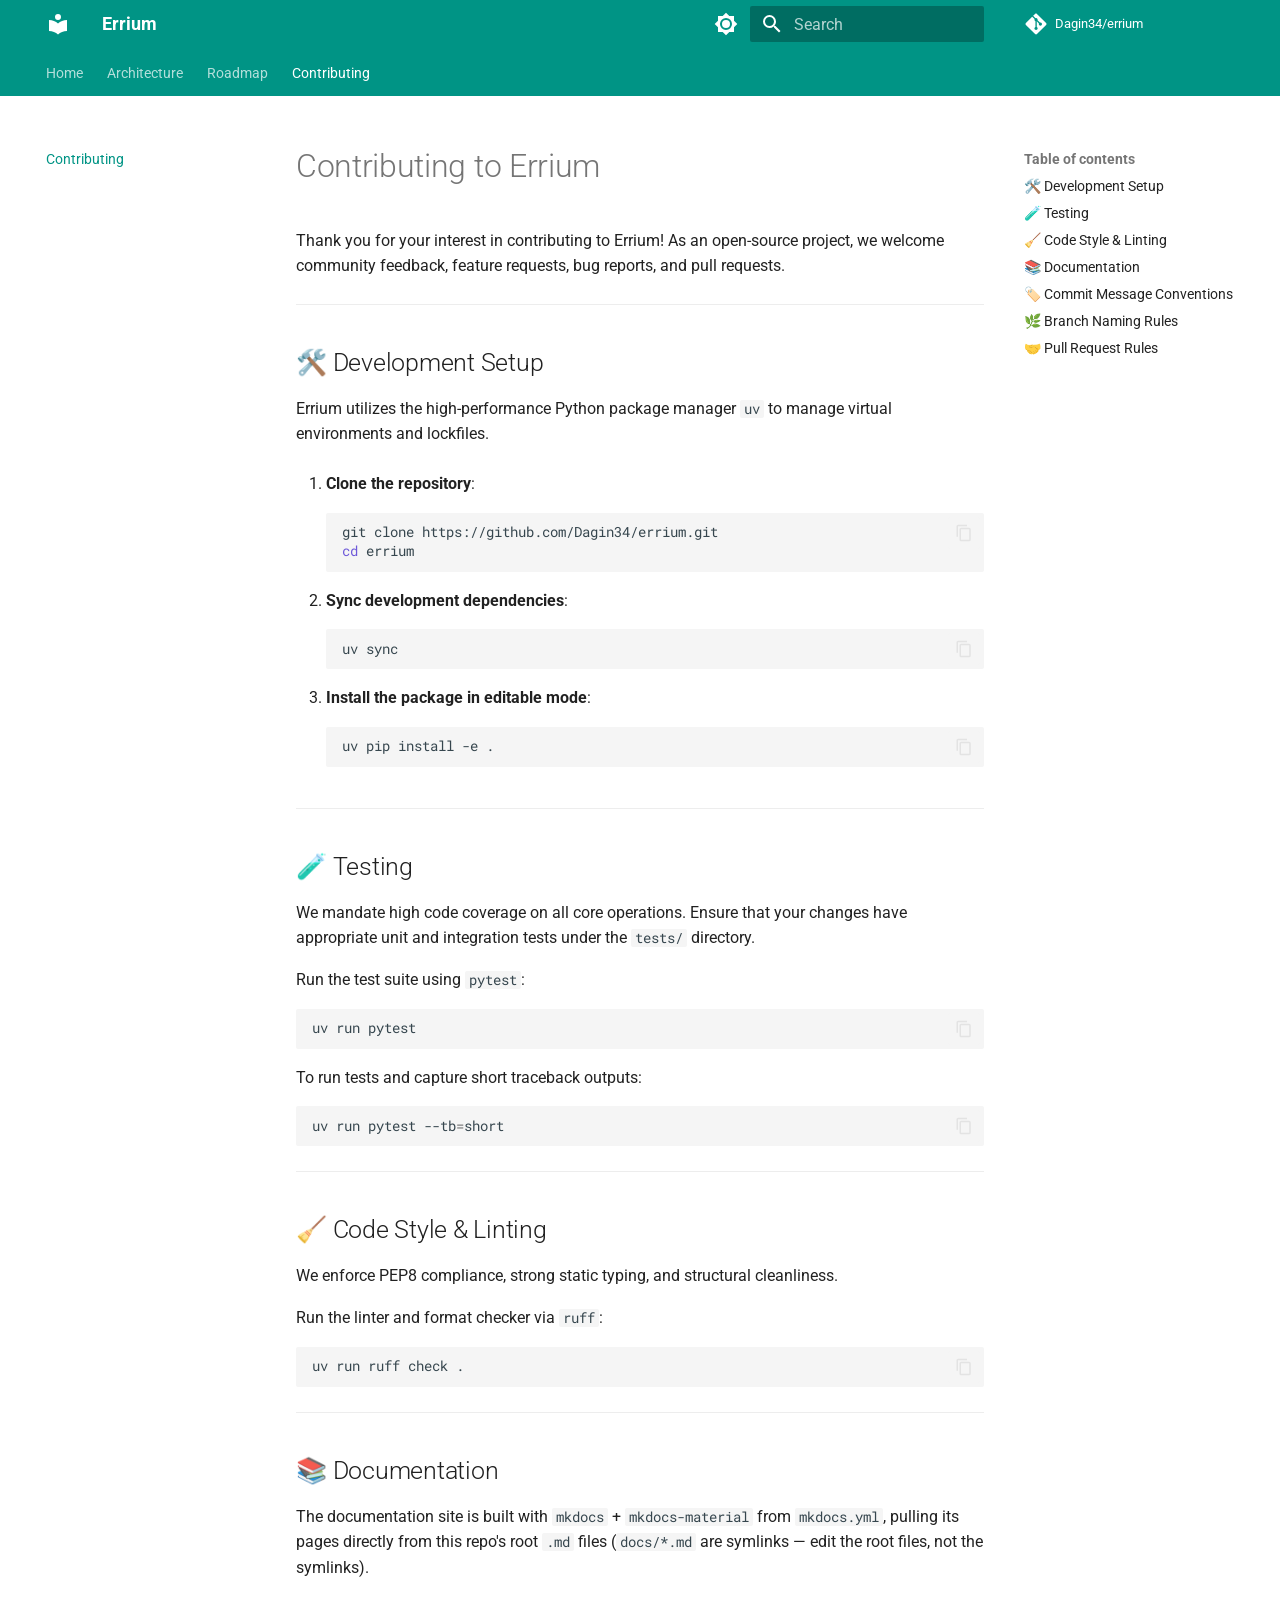
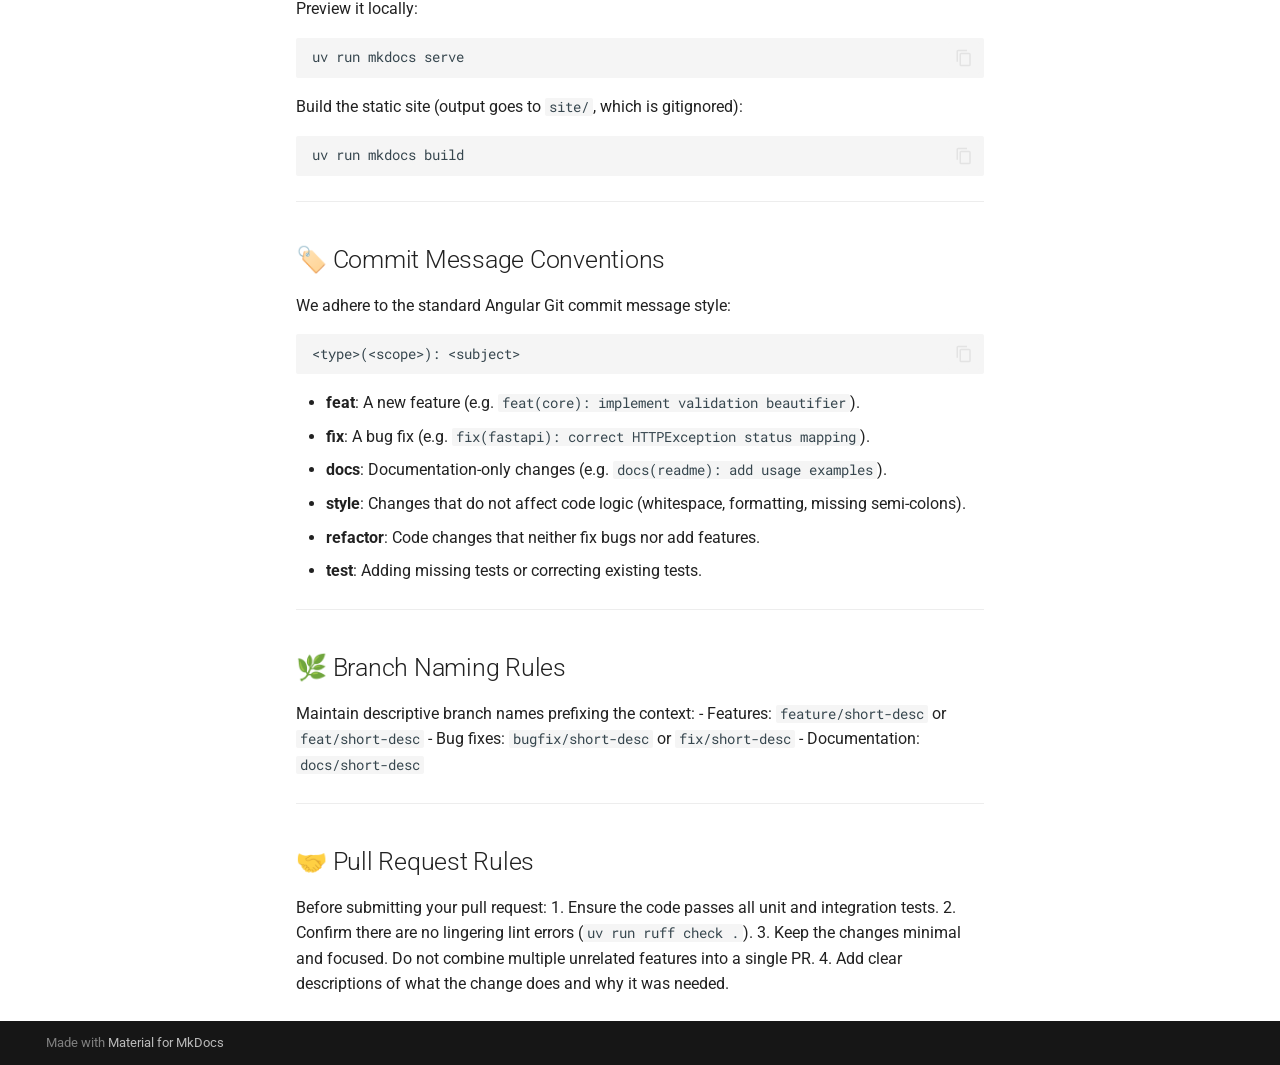
<file: contributing/index.html>
<!doctype html>
<html lang="en" class="no-js">
  <head>
    
      <meta charset="utf-8">
      <meta name="viewport" content="width=device-width,initial-scale=1">
      
        <meta name="description" content="Intelligent API error normalization and exception handling infrastructure for FastAPI, Flask, Django Ninja, and Django REST Framework.">
      
      
      
        <link rel="canonical" href="https://dagin34.github.io/errium/contributing/">
      
      
        <link rel="prev" href="../roadmap/">
      
      
      
        
      
      
      <link rel="icon" href="../assets/images/favicon.png">
      <meta name="generator" content="mkdocs-1.6.1, mkdocs-material-9.7.6">
    
    
      
        <title>Contributing - Errium</title>
      
    
    
      <link rel="stylesheet" href="../assets/stylesheets/main.484c7ddc.min.css">
      
        
        <link rel="stylesheet" href="../assets/stylesheets/palette.ab4e12ef.min.css">
      
      


    
    
      
    
    
      
        
        
        <link rel="preconnect" href="https://fonts.gstatic.com" crossorigin>
        <link rel="stylesheet" href="https://fonts.googleapis.com/css?family=Roboto:300,300i,400,400i,700,700i%7CRoboto+Mono:400,400i,700,700i&display=fallback">
        <style>:root{--md-text-font:"Roboto";--md-code-font:"Roboto Mono"}</style>
      
    
    
    <script>__md_scope=new URL("..",location),__md_hash=e=>[...e].reduce(((e,_)=>(e<<5)-e+_.charCodeAt(0)),0),__md_get=(e,_=localStorage,t=__md_scope)=>JSON.parse(_.getItem(t.pathname+"."+e)),__md_set=(e,_,t=localStorage,a=__md_scope)=>{try{t.setItem(a.pathname+"."+e,JSON.stringify(_))}catch(e){}}</script>
    
      

    
    
  </head>
  
  
    
    
      
    
    
    
    
    <body dir="ltr" data-md-color-scheme="default" data-md-color-primary="teal" data-md-color-accent="indigo">
  
    
    <input class="md-toggle" data-md-toggle="drawer" type="checkbox" id="__drawer" autocomplete="off">
    <input class="md-toggle" data-md-toggle="search" type="checkbox" id="__search" autocomplete="off">
    <label class="md-overlay" for="__drawer"></label>
    <div data-md-component="skip">
      
        
        <a href="#contributing-to-errium" class="md-skip">
          Skip to content
        </a>
      
    </div>
    <div data-md-component="announce">
      
    </div>
    
    
      

<header class="md-header" data-md-component="header">
  <nav class="md-header__inner md-grid" aria-label="Header">
    <a href=".." title="Errium" class="md-header__button md-logo" aria-label="Errium" data-md-component="logo">
      
  
  <svg xmlns="http://www.w3.org/2000/svg" viewBox="0 0 24 24"><path d="M12 8a3 3 0 0 0 3-3 3 3 0 0 0-3-3 3 3 0 0 0-3 3 3 3 0 0 0 3 3m0 3.54C9.64 9.35 6.5 8 3 8v11c3.5 0 6.64 1.35 9 3.54 2.36-2.19 5.5-3.54 9-3.54V8c-3.5 0-6.64 1.35-9 3.54"/></svg>

    </a>
    <label class="md-header__button md-icon" for="__drawer">
      
      <svg xmlns="http://www.w3.org/2000/svg" viewBox="0 0 24 24"><path d="M3 6h18v2H3zm0 5h18v2H3zm0 5h18v2H3z"/></svg>
    </label>
    <div class="md-header__title" data-md-component="header-title">
      <div class="md-header__ellipsis">
        <div class="md-header__topic">
          <span class="md-ellipsis">
            Errium
          </span>
        </div>
        <div class="md-header__topic" data-md-component="header-topic">
          <span class="md-ellipsis">
            
              Contributing
            
          </span>
        </div>
      </div>
    </div>
    
      
        <form class="md-header__option" data-md-component="palette">
  
    
    
    
    <input class="md-option" data-md-color-media="(prefers-color-scheme: light)" data-md-color-scheme="default" data-md-color-primary="teal" data-md-color-accent="indigo"  aria-label="Switch to dark mode"  type="radio" name="__palette" id="__palette_0">
    
      <label class="md-header__button md-icon" title="Switch to dark mode" for="__palette_1" hidden>
        <svg xmlns="http://www.w3.org/2000/svg" viewBox="0 0 24 24"><path d="M12 8a4 4 0 0 0-4 4 4 4 0 0 0 4 4 4 4 0 0 0 4-4 4 4 0 0 0-4-4m0 10a6 6 0 0 1-6-6 6 6 0 0 1 6-6 6 6 0 0 1 6 6 6 6 0 0 1-6 6m8-9.31V4h-4.69L12 .69 8.69 4H4v4.69L.69 12 4 15.31V20h4.69L12 23.31 15.31 20H20v-4.69L23.31 12z"/></svg>
      </label>
    
  
    
    
    
    <input class="md-option" data-md-color-media="(prefers-color-scheme: dark)" data-md-color-scheme="slate" data-md-color-primary="teal" data-md-color-accent="indigo"  aria-label="Switch to light mode"  type="radio" name="__palette" id="__palette_1">
    
      <label class="md-header__button md-icon" title="Switch to light mode" for="__palette_0" hidden>
        <svg xmlns="http://www.w3.org/2000/svg" viewBox="0 0 24 24"><path d="M12 18c-.89 0-1.74-.2-2.5-.55C11.56 16.5 13 14.42 13 12s-1.44-4.5-3.5-5.45C10.26 6.2 11.11 6 12 6a6 6 0 0 1 6 6 6 6 0 0 1-6 6m8-9.31V4h-4.69L12 .69 8.69 4H4v4.69L.69 12 4 15.31V20h4.69L12 23.31 15.31 20H20v-4.69L23.31 12z"/></svg>
      </label>
    
  
</form>
      
    
    
      <script>var palette=__md_get("__palette");if(palette&&palette.color){if("(prefers-color-scheme)"===palette.color.media){var media=matchMedia("(prefers-color-scheme: light)"),input=document.querySelector(media.matches?"[data-md-color-media='(prefers-color-scheme: light)']":"[data-md-color-media='(prefers-color-scheme: dark)']");palette.color.media=input.getAttribute("data-md-color-media"),palette.color.scheme=input.getAttribute("data-md-color-scheme"),palette.color.primary=input.getAttribute("data-md-color-primary"),palette.color.accent=input.getAttribute("data-md-color-accent")}for(var[key,value]of Object.entries(palette.color))document.body.setAttribute("data-md-color-"+key,value)}</script>
    
    
    
      
      
        <label class="md-header__button md-icon" for="__search">
          
          <svg xmlns="http://www.w3.org/2000/svg" viewBox="0 0 24 24"><path d="M9.5 3A6.5 6.5 0 0 1 16 9.5c0 1.61-.59 3.09-1.56 4.23l.27.27h.79l5 5-1.5 1.5-5-5v-.79l-.27-.27A6.52 6.52 0 0 1 9.5 16 6.5 6.5 0 0 1 3 9.5 6.5 6.5 0 0 1 9.5 3m0 2C7 5 5 7 5 9.5S7 14 9.5 14 14 12 14 9.5 12 5 9.5 5"/></svg>
        </label>
        <div class="md-search" data-md-component="search" role="dialog">
  <label class="md-search__overlay" for="__search"></label>
  <div class="md-search__inner" role="search">
    <form class="md-search__form" name="search">
      <input type="text" class="md-search__input" name="query" aria-label="Search" placeholder="Search" autocapitalize="off" autocorrect="off" autocomplete="off" spellcheck="false" data-md-component="search-query" required>
      <label class="md-search__icon md-icon" for="__search">
        
        <svg xmlns="http://www.w3.org/2000/svg" viewBox="0 0 24 24"><path d="M9.5 3A6.5 6.5 0 0 1 16 9.5c0 1.61-.59 3.09-1.56 4.23l.27.27h.79l5 5-1.5 1.5-5-5v-.79l-.27-.27A6.52 6.52 0 0 1 9.5 16 6.5 6.5 0 0 1 3 9.5 6.5 6.5 0 0 1 9.5 3m0 2C7 5 5 7 5 9.5S7 14 9.5 14 14 12 14 9.5 12 5 9.5 5"/></svg>
        
        <svg xmlns="http://www.w3.org/2000/svg" viewBox="0 0 24 24"><path d="M20 11v2H8l5.5 5.5-1.42 1.42L4.16 12l7.92-7.92L13.5 5.5 8 11z"/></svg>
      </label>
      <nav class="md-search__options" aria-label="Search">
        
        <button type="reset" class="md-search__icon md-icon" title="Clear" aria-label="Clear" tabindex="-1">
          
          <svg xmlns="http://www.w3.org/2000/svg" viewBox="0 0 24 24"><path d="M19 6.41 17.59 5 12 10.59 6.41 5 5 6.41 10.59 12 5 17.59 6.41 19 12 13.41 17.59 19 19 17.59 13.41 12z"/></svg>
        </button>
      </nav>
      
        <div class="md-search__suggest" data-md-component="search-suggest"></div>
      
    </form>
    <div class="md-search__output">
      <div class="md-search__scrollwrap" tabindex="0" data-md-scrollfix>
        <div class="md-search-result" data-md-component="search-result">
          <div class="md-search-result__meta">
            Initializing search
          </div>
          <ol class="md-search-result__list" role="presentation"></ol>
        </div>
      </div>
    </div>
  </div>
</div>
      
    
    
      <div class="md-header__source">
        <a href="https://github.com/Dagin34/errium" title="Go to repository" class="md-source" data-md-component="source">
  <div class="md-source__icon md-icon">
    
    <svg xmlns="http://www.w3.org/2000/svg" viewBox="0 0 448 512"><!--! Font Awesome Free 7.1.0 by @fontawesome - https://fontawesome.com License - https://fontawesome.com/license/free (Icons: CC BY 4.0, Fonts: SIL OFL 1.1, Code: MIT License) Copyright 2025 Fonticons, Inc.--><path d="M439.6 236.1 244 40.5c-5.4-5.5-12.8-8.5-20.4-8.5s-15 3-20.4 8.4L162.5 81l51.5 51.5c27.1-9.1 52.7 16.8 43.4 43.7l49.7 49.7c34.2-11.8 61.2 31 35.5 56.7-26.5 26.5-70.2-2.9-56-37.3L240.3 199v121.9c25.3 12.5 22.3 41.8 9.1 55-6.4 6.4-15.2 10.1-24.3 10.1s-17.8-3.6-24.3-10.1c-17.6-17.6-11.1-46.9 11.2-56v-123c-20.8-8.5-24.6-30.7-18.6-45L142.6 101 8.5 235.1C3 240.6 0 247.9 0 255.5s3 15 8.5 20.4l195.6 195.7c5.4 5.4 12.7 8.4 20.4 8.4s15-3 20.4-8.4l194.7-194.7c5.4-5.4 8.4-12.8 8.4-20.4s-3-15-8.4-20.4"/></svg>
  </div>
  <div class="md-source__repository">
    Dagin34/errium
  </div>
</a>
      </div>
    
  </nav>
  
</header>
    
    <div class="md-container" data-md-component="container">
      
      
        
          
            
<nav class="md-tabs" aria-label="Tabs" data-md-component="tabs">
  <div class="md-grid">
    <ul class="md-tabs__list">
      
        
  
  
  
  
    <li class="md-tabs__item">
      <a href=".." class="md-tabs__link">
        
  
  
    
  
  Home

      </a>
    </li>
  

      
        
  
  
  
  
    <li class="md-tabs__item">
      <a href="../architecture/" class="md-tabs__link">
        
  
  
    
  
  Architecture

      </a>
    </li>
  

      
        
  
  
  
  
    <li class="md-tabs__item">
      <a href="../roadmap/" class="md-tabs__link">
        
  
  
    
  
  Roadmap

      </a>
    </li>
  

      
        
  
  
  
    
  
  
    <li class="md-tabs__item md-tabs__item--active">
      <a href="./" class="md-tabs__link">
        
  
  
    
  
  Contributing

      </a>
    </li>
  

      
    </ul>
  </div>
</nav>
          
        
      
      <main class="md-main" data-md-component="main">
        <div class="md-main__inner md-grid">
          
            
              
              <div class="md-sidebar md-sidebar--primary" data-md-component="sidebar" data-md-type="navigation" >
                <div class="md-sidebar__scrollwrap">
                  <div class="md-sidebar__inner">
                    


  


<nav class="md-nav md-nav--primary md-nav--lifted" aria-label="Navigation" data-md-level="0">
  <label class="md-nav__title" for="__drawer">
    <a href=".." title="Errium" class="md-nav__button md-logo" aria-label="Errium" data-md-component="logo">
      
  
  <svg xmlns="http://www.w3.org/2000/svg" viewBox="0 0 24 24"><path d="M12 8a3 3 0 0 0 3-3 3 3 0 0 0-3-3 3 3 0 0 0-3 3 3 3 0 0 0 3 3m0 3.54C9.64 9.35 6.5 8 3 8v11c3.5 0 6.64 1.35 9 3.54 2.36-2.19 5.5-3.54 9-3.54V8c-3.5 0-6.64 1.35-9 3.54"/></svg>

    </a>
    Errium
  </label>
  
    <div class="md-nav__source">
      <a href="https://github.com/Dagin34/errium" title="Go to repository" class="md-source" data-md-component="source">
  <div class="md-source__icon md-icon">
    
    <svg xmlns="http://www.w3.org/2000/svg" viewBox="0 0 448 512"><!--! Font Awesome Free 7.1.0 by @fontawesome - https://fontawesome.com License - https://fontawesome.com/license/free (Icons: CC BY 4.0, Fonts: SIL OFL 1.1, Code: MIT License) Copyright 2025 Fonticons, Inc.--><path d="M439.6 236.1 244 40.5c-5.4-5.5-12.8-8.5-20.4-8.5s-15 3-20.4 8.4L162.5 81l51.5 51.5c27.1-9.1 52.7 16.8 43.4 43.7l49.7 49.7c34.2-11.8 61.2 31 35.5 56.7-26.5 26.5-70.2-2.9-56-37.3L240.3 199v121.9c25.3 12.5 22.3 41.8 9.1 55-6.4 6.4-15.2 10.1-24.3 10.1s-17.8-3.6-24.3-10.1c-17.6-17.6-11.1-46.9 11.2-56v-123c-20.8-8.5-24.6-30.7-18.6-45L142.6 101 8.5 235.1C3 240.6 0 247.9 0 255.5s3 15 8.5 20.4l195.6 195.7c5.4 5.4 12.7 8.4 20.4 8.4s15-3 20.4-8.4l194.7-194.7c5.4-5.4 8.4-12.8 8.4-20.4s-3-15-8.4-20.4"/></svg>
  </div>
  <div class="md-source__repository">
    Dagin34/errium
  </div>
</a>
    </div>
  
  <ul class="md-nav__list" data-md-scrollfix>
    
      
      
  
  
  
  
    <li class="md-nav__item">
      <a href=".." class="md-nav__link">
        
  
  
  <span class="md-ellipsis">
    
  
    Home
  

    
  </span>
  
  

      </a>
    </li>
  

    
      
      
  
  
  
  
    <li class="md-nav__item">
      <a href="../architecture/" class="md-nav__link">
        
  
  
  <span class="md-ellipsis">
    
  
    Architecture
  

    
  </span>
  
  

      </a>
    </li>
  

    
      
      
  
  
  
  
    <li class="md-nav__item">
      <a href="../roadmap/" class="md-nav__link">
        
  
  
  <span class="md-ellipsis">
    
  
    Roadmap
  

    
  </span>
  
  

      </a>
    </li>
  

    
      
      
  
  
    
  
  
  
    <li class="md-nav__item md-nav__item--active">
      
      <input class="md-nav__toggle md-toggle" type="checkbox" id="__toc">
      
      
        
      
      
        <label class="md-nav__link md-nav__link--active" for="__toc">
          
  
  
  <span class="md-ellipsis">
    
  
    Contributing
  

    
  </span>
  
  

          <span class="md-nav__icon md-icon"></span>
        </label>
      
      <a href="./" class="md-nav__link md-nav__link--active">
        
  
  
  <span class="md-ellipsis">
    
  
    Contributing
  

    
  </span>
  
  

      </a>
      
        

<nav class="md-nav md-nav--secondary" aria-label="Table of contents">
  
  
  
    
  
  
    <label class="md-nav__title" for="__toc">
      <span class="md-nav__icon md-icon"></span>
      Table of contents
    </label>
    <ul class="md-nav__list" data-md-component="toc" data-md-scrollfix>
      
        <li class="md-nav__item">
  <a href="#development-setup" class="md-nav__link">
    <span class="md-ellipsis">
      
        🛠️ Development Setup
      
    </span>
  </a>
  
</li>
      
        <li class="md-nav__item">
  <a href="#testing" class="md-nav__link">
    <span class="md-ellipsis">
      
        🧪 Testing
      
    </span>
  </a>
  
</li>
      
        <li class="md-nav__item">
  <a href="#code-style-linting" class="md-nav__link">
    <span class="md-ellipsis">
      
        🧹 Code Style &amp; Linting
      
    </span>
  </a>
  
</li>
      
        <li class="md-nav__item">
  <a href="#documentation" class="md-nav__link">
    <span class="md-ellipsis">
      
        📚 Documentation
      
    </span>
  </a>
  
</li>
      
        <li class="md-nav__item">
  <a href="#commit-message-conventions" class="md-nav__link">
    <span class="md-ellipsis">
      
        🏷️ Commit Message Conventions
      
    </span>
  </a>
  
</li>
      
        <li class="md-nav__item">
  <a href="#branch-naming-rules" class="md-nav__link">
    <span class="md-ellipsis">
      
        🌿 Branch Naming Rules
      
    </span>
  </a>
  
</li>
      
        <li class="md-nav__item">
  <a href="#pull-request-rules" class="md-nav__link">
    <span class="md-ellipsis">
      
        🤝 Pull Request Rules
      
    </span>
  </a>
  
</li>
      
    </ul>
  
</nav>
      
    </li>
  

    
  </ul>
</nav>
                  </div>
                </div>
              </div>
            
            
              
              <div class="md-sidebar md-sidebar--secondary" data-md-component="sidebar" data-md-type="toc" >
                <div class="md-sidebar__scrollwrap">
                  <div class="md-sidebar__inner">
                    

<nav class="md-nav md-nav--secondary" aria-label="Table of contents">
  
  
  
    
  
  
    <label class="md-nav__title" for="__toc">
      <span class="md-nav__icon md-icon"></span>
      Table of contents
    </label>
    <ul class="md-nav__list" data-md-component="toc" data-md-scrollfix>
      
        <li class="md-nav__item">
  <a href="#development-setup" class="md-nav__link">
    <span class="md-ellipsis">
      
        🛠️ Development Setup
      
    </span>
  </a>
  
</li>
      
        <li class="md-nav__item">
  <a href="#testing" class="md-nav__link">
    <span class="md-ellipsis">
      
        🧪 Testing
      
    </span>
  </a>
  
</li>
      
        <li class="md-nav__item">
  <a href="#code-style-linting" class="md-nav__link">
    <span class="md-ellipsis">
      
        🧹 Code Style &amp; Linting
      
    </span>
  </a>
  
</li>
      
        <li class="md-nav__item">
  <a href="#documentation" class="md-nav__link">
    <span class="md-ellipsis">
      
        📚 Documentation
      
    </span>
  </a>
  
</li>
      
        <li class="md-nav__item">
  <a href="#commit-message-conventions" class="md-nav__link">
    <span class="md-ellipsis">
      
        🏷️ Commit Message Conventions
      
    </span>
  </a>
  
</li>
      
        <li class="md-nav__item">
  <a href="#branch-naming-rules" class="md-nav__link">
    <span class="md-ellipsis">
      
        🌿 Branch Naming Rules
      
    </span>
  </a>
  
</li>
      
        <li class="md-nav__item">
  <a href="#pull-request-rules" class="md-nav__link">
    <span class="md-ellipsis">
      
        🤝 Pull Request Rules
      
    </span>
  </a>
  
</li>
      
    </ul>
  
</nav>
                  </div>
                </div>
              </div>
            
          
          
            <div class="md-content" data-md-component="content">
              
              <article class="md-content__inner md-typeset">
                
                  


  
  


<h1 id="contributing-to-errium">Contributing to Errium<a class="headerlink" href="#contributing-to-errium" title="Permanent link">&para;</a></h1>
<p>Thank you for your interest in contributing to Errium! As an open-source project, we welcome community feedback, feature requests, bug reports, and pull requests.</p>
<hr />
<h2 id="development-setup">🛠️ Development Setup<a class="headerlink" href="#development-setup" title="Permanent link">&para;</a></h2>
<p>Errium utilizes the high-performance Python package manager <code>uv</code> to manage virtual environments and lockfiles.</p>
<ol>
<li>
<p><strong>Clone the repository</strong>:
   <div class="highlight"><pre><span></span><code><a id="__codelineno-0-1" name="__codelineno-0-1" href="#__codelineno-0-1"></a>git<span class="w"> </span>clone<span class="w"> </span>https://github.com/Dagin34/errium.git
<a id="__codelineno-0-2" name="__codelineno-0-2" href="#__codelineno-0-2"></a><span class="nb">cd</span><span class="w"> </span>errium
</code></pre></div></p>
</li>
<li>
<p><strong>Sync development dependencies</strong>:
   <div class="highlight"><pre><span></span><code><a id="__codelineno-1-1" name="__codelineno-1-1" href="#__codelineno-1-1"></a>uv<span class="w"> </span>sync
</code></pre></div></p>
</li>
<li>
<p><strong>Install the package in editable mode</strong>:
   <div class="highlight"><pre><span></span><code><a id="__codelineno-2-1" name="__codelineno-2-1" href="#__codelineno-2-1"></a>uv<span class="w"> </span>pip<span class="w"> </span>install<span class="w"> </span>-e<span class="w"> </span>.
</code></pre></div></p>
</li>
</ol>
<hr />
<h2 id="testing">🧪 Testing<a class="headerlink" href="#testing" title="Permanent link">&para;</a></h2>
<p>We mandate high code coverage on all core operations. Ensure that your changes have appropriate unit and integration tests under the <code>tests/</code> directory.</p>
<p>Run the test suite using <code>pytest</code>:
<div class="highlight"><pre><span></span><code><a id="__codelineno-3-1" name="__codelineno-3-1" href="#__codelineno-3-1"></a>uv<span class="w"> </span>run<span class="w"> </span>pytest
</code></pre></div></p>
<p>To run tests and capture short traceback outputs:
<div class="highlight"><pre><span></span><code><a id="__codelineno-4-1" name="__codelineno-4-1" href="#__codelineno-4-1"></a>uv<span class="w"> </span>run<span class="w"> </span>pytest<span class="w"> </span>--tb<span class="o">=</span>short
</code></pre></div></p>
<hr />
<h2 id="code-style-linting">🧹 Code Style &amp; Linting<a class="headerlink" href="#code-style-linting" title="Permanent link">&para;</a></h2>
<p>We enforce PEP8 compliance, strong static typing, and structural cleanliness.</p>
<p>Run the linter and format checker via <code>ruff</code>:
<div class="highlight"><pre><span></span><code><a id="__codelineno-5-1" name="__codelineno-5-1" href="#__codelineno-5-1"></a>uv<span class="w"> </span>run<span class="w"> </span>ruff<span class="w"> </span>check<span class="w"> </span>.
</code></pre></div></p>
<hr />
<h2 id="documentation">📚 Documentation<a class="headerlink" href="#documentation" title="Permanent link">&para;</a></h2>
<p>The documentation site is built with <code>mkdocs</code> + <code>mkdocs-material</code> from <code>mkdocs.yml</code>, pulling its
pages directly from this repo's root <code>.md</code> files (<code>docs/*.md</code> are symlinks — edit the root files,
not the symlinks).</p>
<p>Preview it locally:
<div class="highlight"><pre><span></span><code><a id="__codelineno-6-1" name="__codelineno-6-1" href="#__codelineno-6-1"></a>uv<span class="w"> </span>run<span class="w"> </span>mkdocs<span class="w"> </span>serve
</code></pre></div></p>
<p>Build the static site (output goes to <code>site/</code>, which is gitignored):
<div class="highlight"><pre><span></span><code><a id="__codelineno-7-1" name="__codelineno-7-1" href="#__codelineno-7-1"></a>uv<span class="w"> </span>run<span class="w"> </span>mkdocs<span class="w"> </span>build
</code></pre></div></p>
<hr />
<h2 id="commit-message-conventions">🏷️ Commit Message Conventions<a class="headerlink" href="#commit-message-conventions" title="Permanent link">&para;</a></h2>
<p>We adhere to the standard Angular Git commit message style:</p>
<div class="highlight"><pre><span></span><code><a id="__codelineno-8-1" name="__codelineno-8-1" href="#__codelineno-8-1"></a>&lt;type&gt;(&lt;scope&gt;): &lt;subject&gt;
</code></pre></div>
<ul>
<li><strong>feat</strong>: A new feature (e.g. <code>feat(core): implement validation beautifier</code>).</li>
<li><strong>fix</strong>: A bug fix (e.g. <code>fix(fastapi): correct HTTPException status mapping</code>).</li>
<li><strong>docs</strong>: Documentation-only changes (e.g. <code>docs(readme): add usage examples</code>).</li>
<li><strong>style</strong>: Changes that do not affect code logic (whitespace, formatting, missing semi-colons).</li>
<li><strong>refactor</strong>: Code changes that neither fix bugs nor add features.</li>
<li><strong>test</strong>: Adding missing tests or correcting existing tests.</li>
</ul>
<hr />
<h2 id="branch-naming-rules">🌿 Branch Naming Rules<a class="headerlink" href="#branch-naming-rules" title="Permanent link">&para;</a></h2>
<p>Maintain descriptive branch names prefixing the context:
- Features: <code>feature/short-desc</code> or <code>feat/short-desc</code>
- Bug fixes: <code>bugfix/short-desc</code> or <code>fix/short-desc</code>
- Documentation: <code>docs/short-desc</code></p>
<hr />
<h2 id="pull-request-rules">🤝 Pull Request Rules<a class="headerlink" href="#pull-request-rules" title="Permanent link">&para;</a></h2>
<p>Before submitting your pull request:
1. Ensure the code passes all unit and integration tests.
2. Confirm there are no lingering lint errors (<code>uv run ruff check .</code>).
3. Keep the changes minimal and focused. Do not combine multiple unrelated features into a single PR.
4. Add clear descriptions of what the change does and why it was needed.</p>












                
              </article>
            </div>
          
          
<script>var target=document.getElementById(location.hash.slice(1));target&&target.name&&(target.checked=target.name.startsWith("__tabbed_"))</script>
        </div>
        
          <button type="button" class="md-top md-icon" data-md-component="top" hidden>
  
  <svg xmlns="http://www.w3.org/2000/svg" viewBox="0 0 24 24"><path d="M13 20h-2V8l-5.5 5.5-1.42-1.42L12 4.16l7.92 7.92-1.42 1.42L13 8z"/></svg>
  Back to top
</button>
        
      </main>
      
        <footer class="md-footer">
  
  <div class="md-footer-meta md-typeset">
    <div class="md-footer-meta__inner md-grid">
      <div class="md-copyright">
  
  
    Made with
    <a href="https://squidfunk.github.io/mkdocs-material/" target="_blank" rel="noopener">
      Material for MkDocs
    </a>
  
</div>
      
    </div>
  </div>
</footer>
      
    </div>
    <div class="md-dialog" data-md-component="dialog">
      <div class="md-dialog__inner md-typeset"></div>
    </div>
    
    
    
      
      
      <script id="__config" type="application/json">{"annotate": null, "base": "..", "features": ["navigation.tabs", "navigation.top", "search.suggest", "search.highlight", "content.code.copy"], "search": "../assets/javascripts/workers/search.2c215733.min.js", "tags": null, "translations": {"clipboard.copied": "Copied to clipboard", "clipboard.copy": "Copy to clipboard", "search.result.more.one": "1 more on this page", "search.result.more.other": "# more on this page", "search.result.none": "No matching documents", "search.result.one": "1 matching document", "search.result.other": "# matching documents", "search.result.placeholder": "Type to start searching", "search.result.term.missing": "Missing", "select.version": "Select version"}, "version": null}</script>
    
    
      <script src="../assets/javascripts/bundle.79ae519e.min.js"></script>
      
    
  </body>
</html>
</file>
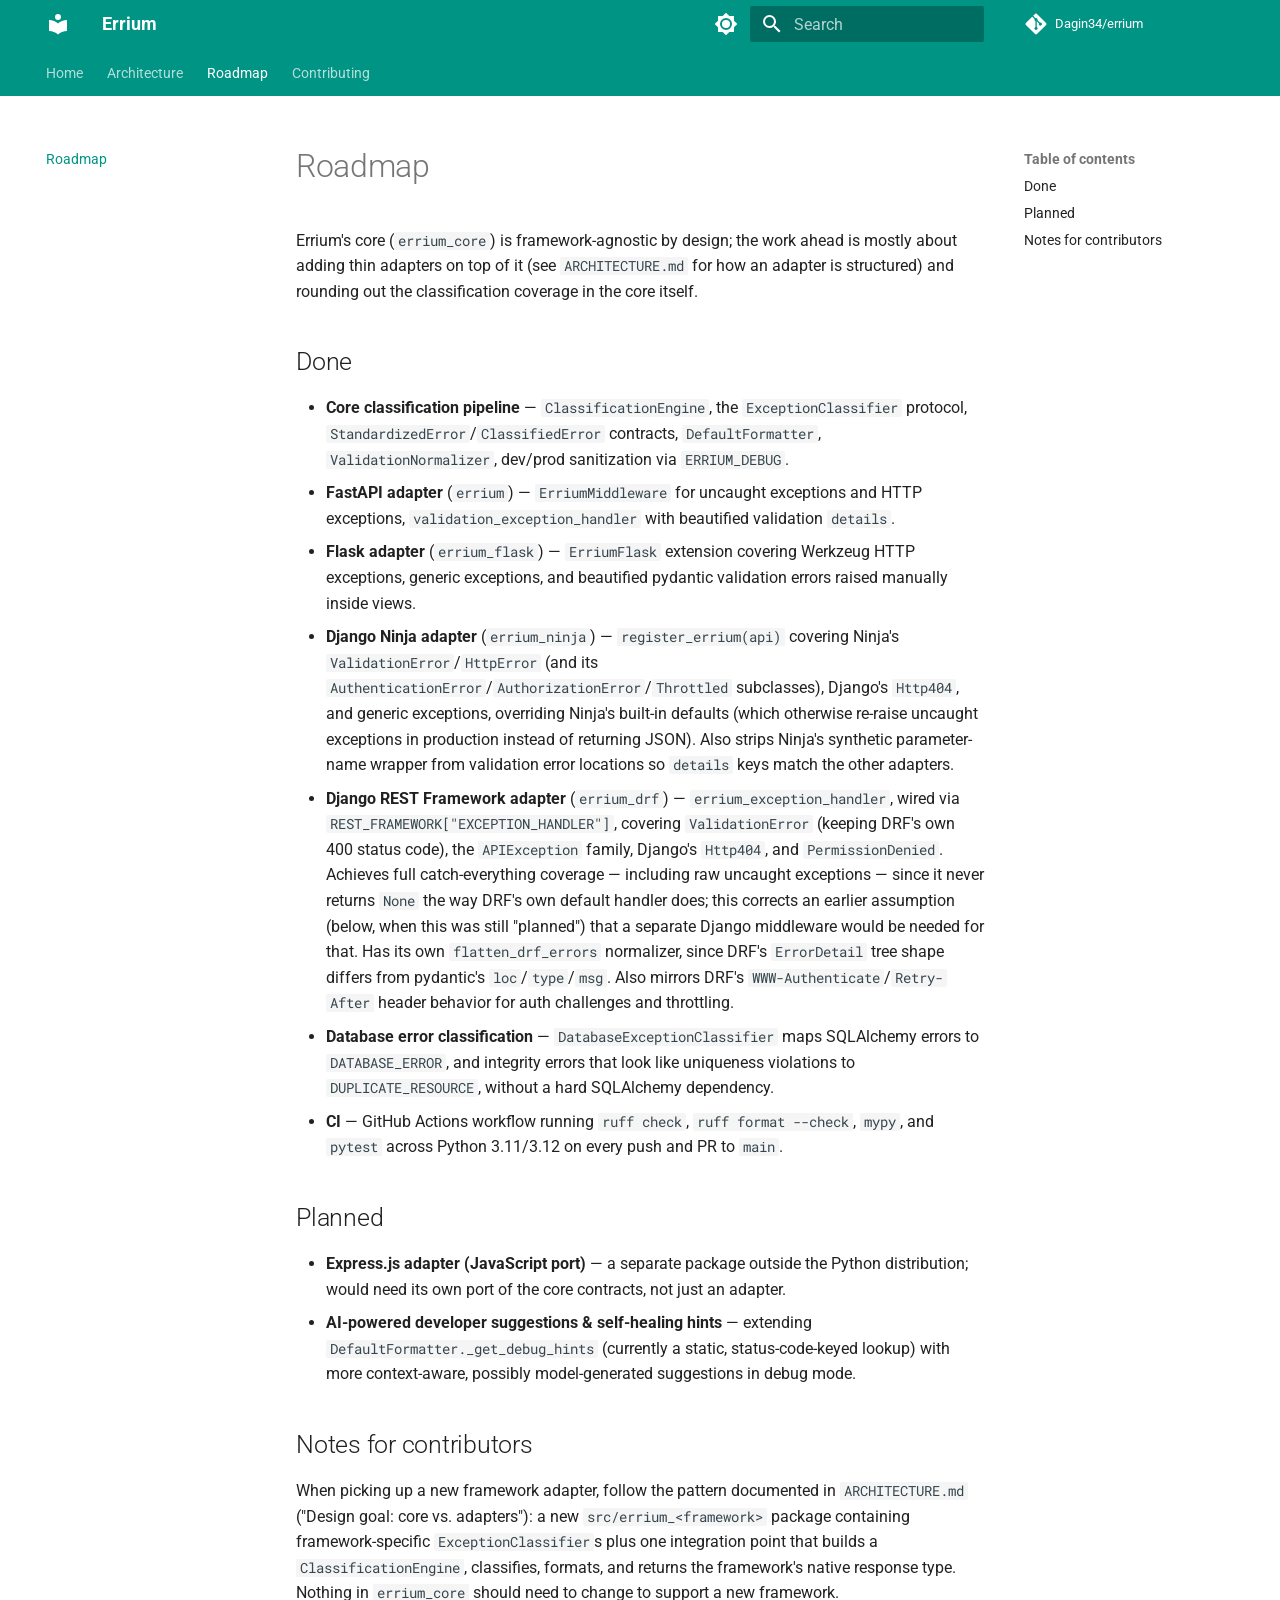
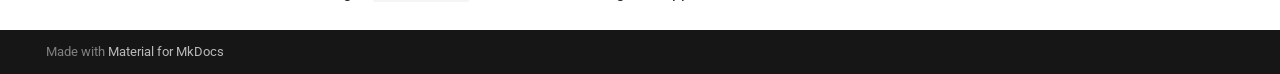
<file: roadmap/index.html>
<!doctype html>
<html lang="en" class="no-js">
  <head>
    
      <meta charset="utf-8">
      <meta name="viewport" content="width=device-width,initial-scale=1">
      
        <meta name="description" content="Intelligent API error normalization and exception handling infrastructure for FastAPI, Flask, Django Ninja, and Django REST Framework.">
      
      
      
        <link rel="canonical" href="https://dagin34.github.io/errium/roadmap/">
      
      
        <link rel="prev" href="../architecture/">
      
      
        <link rel="next" href="../contributing/">
      
      
        
      
      
      <link rel="icon" href="../assets/images/favicon.png">
      <meta name="generator" content="mkdocs-1.6.1, mkdocs-material-9.7.6">
    
    
      
        <title>Roadmap - Errium</title>
      
    
    
      <link rel="stylesheet" href="../assets/stylesheets/main.484c7ddc.min.css">
      
        
        <link rel="stylesheet" href="../assets/stylesheets/palette.ab4e12ef.min.css">
      
      


    
    
      
    
    
      
        
        
        <link rel="preconnect" href="https://fonts.gstatic.com" crossorigin>
        <link rel="stylesheet" href="https://fonts.googleapis.com/css?family=Roboto:300,300i,400,400i,700,700i%7CRoboto+Mono:400,400i,700,700i&display=fallback">
        <style>:root{--md-text-font:"Roboto";--md-code-font:"Roboto Mono"}</style>
      
    
    
    <script>__md_scope=new URL("..",location),__md_hash=e=>[...e].reduce(((e,_)=>(e<<5)-e+_.charCodeAt(0)),0),__md_get=(e,_=localStorage,t=__md_scope)=>JSON.parse(_.getItem(t.pathname+"."+e)),__md_set=(e,_,t=localStorage,a=__md_scope)=>{try{t.setItem(a.pathname+"."+e,JSON.stringify(_))}catch(e){}}</script>
    
      

    
    
  </head>
  
  
    
    
      
    
    
    
    
    <body dir="ltr" data-md-color-scheme="default" data-md-color-primary="teal" data-md-color-accent="indigo">
  
    
    <input class="md-toggle" data-md-toggle="drawer" type="checkbox" id="__drawer" autocomplete="off">
    <input class="md-toggle" data-md-toggle="search" type="checkbox" id="__search" autocomplete="off">
    <label class="md-overlay" for="__drawer"></label>
    <div data-md-component="skip">
      
        
        <a href="#roadmap" class="md-skip">
          Skip to content
        </a>
      
    </div>
    <div data-md-component="announce">
      
    </div>
    
    
      

<header class="md-header" data-md-component="header">
  <nav class="md-header__inner md-grid" aria-label="Header">
    <a href=".." title="Errium" class="md-header__button md-logo" aria-label="Errium" data-md-component="logo">
      
  
  <svg xmlns="http://www.w3.org/2000/svg" viewBox="0 0 24 24"><path d="M12 8a3 3 0 0 0 3-3 3 3 0 0 0-3-3 3 3 0 0 0-3 3 3 3 0 0 0 3 3m0 3.54C9.64 9.35 6.5 8 3 8v11c3.5 0 6.64 1.35 9 3.54 2.36-2.19 5.5-3.54 9-3.54V8c-3.5 0-6.64 1.35-9 3.54"/></svg>

    </a>
    <label class="md-header__button md-icon" for="__drawer">
      
      <svg xmlns="http://www.w3.org/2000/svg" viewBox="0 0 24 24"><path d="M3 6h18v2H3zm0 5h18v2H3zm0 5h18v2H3z"/></svg>
    </label>
    <div class="md-header__title" data-md-component="header-title">
      <div class="md-header__ellipsis">
        <div class="md-header__topic">
          <span class="md-ellipsis">
            Errium
          </span>
        </div>
        <div class="md-header__topic" data-md-component="header-topic">
          <span class="md-ellipsis">
            
              Roadmap
            
          </span>
        </div>
      </div>
    </div>
    
      
        <form class="md-header__option" data-md-component="palette">
  
    
    
    
    <input class="md-option" data-md-color-media="(prefers-color-scheme: light)" data-md-color-scheme="default" data-md-color-primary="teal" data-md-color-accent="indigo"  aria-label="Switch to dark mode"  type="radio" name="__palette" id="__palette_0">
    
      <label class="md-header__button md-icon" title="Switch to dark mode" for="__palette_1" hidden>
        <svg xmlns="http://www.w3.org/2000/svg" viewBox="0 0 24 24"><path d="M12 8a4 4 0 0 0-4 4 4 4 0 0 0 4 4 4 4 0 0 0 4-4 4 4 0 0 0-4-4m0 10a6 6 0 0 1-6-6 6 6 0 0 1 6-6 6 6 0 0 1 6 6 6 6 0 0 1-6 6m8-9.31V4h-4.69L12 .69 8.69 4H4v4.69L.69 12 4 15.31V20h4.69L12 23.31 15.31 20H20v-4.69L23.31 12z"/></svg>
      </label>
    
  
    
    
    
    <input class="md-option" data-md-color-media="(prefers-color-scheme: dark)" data-md-color-scheme="slate" data-md-color-primary="teal" data-md-color-accent="indigo"  aria-label="Switch to light mode"  type="radio" name="__palette" id="__palette_1">
    
      <label class="md-header__button md-icon" title="Switch to light mode" for="__palette_0" hidden>
        <svg xmlns="http://www.w3.org/2000/svg" viewBox="0 0 24 24"><path d="M12 18c-.89 0-1.74-.2-2.5-.55C11.56 16.5 13 14.42 13 12s-1.44-4.5-3.5-5.45C10.26 6.2 11.11 6 12 6a6 6 0 0 1 6 6 6 6 0 0 1-6 6m8-9.31V4h-4.69L12 .69 8.69 4H4v4.69L.69 12 4 15.31V20h4.69L12 23.31 15.31 20H20v-4.69L23.31 12z"/></svg>
      </label>
    
  
</form>
      
    
    
      <script>var palette=__md_get("__palette");if(palette&&palette.color){if("(prefers-color-scheme)"===palette.color.media){var media=matchMedia("(prefers-color-scheme: light)"),input=document.querySelector(media.matches?"[data-md-color-media='(prefers-color-scheme: light)']":"[data-md-color-media='(prefers-color-scheme: dark)']");palette.color.media=input.getAttribute("data-md-color-media"),palette.color.scheme=input.getAttribute("data-md-color-scheme"),palette.color.primary=input.getAttribute("data-md-color-primary"),palette.color.accent=input.getAttribute("data-md-color-accent")}for(var[key,value]of Object.entries(palette.color))document.body.setAttribute("data-md-color-"+key,value)}</script>
    
    
    
      
      
        <label class="md-header__button md-icon" for="__search">
          
          <svg xmlns="http://www.w3.org/2000/svg" viewBox="0 0 24 24"><path d="M9.5 3A6.5 6.5 0 0 1 16 9.5c0 1.61-.59 3.09-1.56 4.23l.27.27h.79l5 5-1.5 1.5-5-5v-.79l-.27-.27A6.52 6.52 0 0 1 9.5 16 6.5 6.5 0 0 1 3 9.5 6.5 6.5 0 0 1 9.5 3m0 2C7 5 5 7 5 9.5S7 14 9.5 14 14 12 14 9.5 12 5 9.5 5"/></svg>
        </label>
        <div class="md-search" data-md-component="search" role="dialog">
  <label class="md-search__overlay" for="__search"></label>
  <div class="md-search__inner" role="search">
    <form class="md-search__form" name="search">
      <input type="text" class="md-search__input" name="query" aria-label="Search" placeholder="Search" autocapitalize="off" autocorrect="off" autocomplete="off" spellcheck="false" data-md-component="search-query" required>
      <label class="md-search__icon md-icon" for="__search">
        
        <svg xmlns="http://www.w3.org/2000/svg" viewBox="0 0 24 24"><path d="M9.5 3A6.5 6.5 0 0 1 16 9.5c0 1.61-.59 3.09-1.56 4.23l.27.27h.79l5 5-1.5 1.5-5-5v-.79l-.27-.27A6.52 6.52 0 0 1 9.5 16 6.5 6.5 0 0 1 3 9.5 6.5 6.5 0 0 1 9.5 3m0 2C7 5 5 7 5 9.5S7 14 9.5 14 14 12 14 9.5 12 5 9.5 5"/></svg>
        
        <svg xmlns="http://www.w3.org/2000/svg" viewBox="0 0 24 24"><path d="M20 11v2H8l5.5 5.5-1.42 1.42L4.16 12l7.92-7.92L13.5 5.5 8 11z"/></svg>
      </label>
      <nav class="md-search__options" aria-label="Search">
        
        <button type="reset" class="md-search__icon md-icon" title="Clear" aria-label="Clear" tabindex="-1">
          
          <svg xmlns="http://www.w3.org/2000/svg" viewBox="0 0 24 24"><path d="M19 6.41 17.59 5 12 10.59 6.41 5 5 6.41 10.59 12 5 17.59 6.41 19 12 13.41 17.59 19 19 17.59 13.41 12z"/></svg>
        </button>
      </nav>
      
        <div class="md-search__suggest" data-md-component="search-suggest"></div>
      
    </form>
    <div class="md-search__output">
      <div class="md-search__scrollwrap" tabindex="0" data-md-scrollfix>
        <div class="md-search-result" data-md-component="search-result">
          <div class="md-search-result__meta">
            Initializing search
          </div>
          <ol class="md-search-result__list" role="presentation"></ol>
        </div>
      </div>
    </div>
  </div>
</div>
      
    
    
      <div class="md-header__source">
        <a href="https://github.com/Dagin34/errium" title="Go to repository" class="md-source" data-md-component="source">
  <div class="md-source__icon md-icon">
    
    <svg xmlns="http://www.w3.org/2000/svg" viewBox="0 0 448 512"><!--! Font Awesome Free 7.1.0 by @fontawesome - https://fontawesome.com License - https://fontawesome.com/license/free (Icons: CC BY 4.0, Fonts: SIL OFL 1.1, Code: MIT License) Copyright 2025 Fonticons, Inc.--><path d="M439.6 236.1 244 40.5c-5.4-5.5-12.8-8.5-20.4-8.5s-15 3-20.4 8.4L162.5 81l51.5 51.5c27.1-9.1 52.7 16.8 43.4 43.7l49.7 49.7c34.2-11.8 61.2 31 35.5 56.7-26.5 26.5-70.2-2.9-56-37.3L240.3 199v121.9c25.3 12.5 22.3 41.8 9.1 55-6.4 6.4-15.2 10.1-24.3 10.1s-17.8-3.6-24.3-10.1c-17.6-17.6-11.1-46.9 11.2-56v-123c-20.8-8.5-24.6-30.7-18.6-45L142.6 101 8.5 235.1C3 240.6 0 247.9 0 255.5s3 15 8.5 20.4l195.6 195.7c5.4 5.4 12.7 8.4 20.4 8.4s15-3 20.4-8.4l194.7-194.7c5.4-5.4 8.4-12.8 8.4-20.4s-3-15-8.4-20.4"/></svg>
  </div>
  <div class="md-source__repository">
    Dagin34/errium
  </div>
</a>
      </div>
    
  </nav>
  
</header>
    
    <div class="md-container" data-md-component="container">
      
      
        
          
            
<nav class="md-tabs" aria-label="Tabs" data-md-component="tabs">
  <div class="md-grid">
    <ul class="md-tabs__list">
      
        
  
  
  
  
    <li class="md-tabs__item">
      <a href=".." class="md-tabs__link">
        
  
  
    
  
  Home

      </a>
    </li>
  

      
        
  
  
  
  
    <li class="md-tabs__item">
      <a href="../architecture/" class="md-tabs__link">
        
  
  
    
  
  Architecture

      </a>
    </li>
  

      
        
  
  
  
    
  
  
    <li class="md-tabs__item md-tabs__item--active">
      <a href="./" class="md-tabs__link">
        
  
  
    
  
  Roadmap

      </a>
    </li>
  

      
        
  
  
  
  
    <li class="md-tabs__item">
      <a href="../contributing/" class="md-tabs__link">
        
  
  
    
  
  Contributing

      </a>
    </li>
  

      
    </ul>
  </div>
</nav>
          
        
      
      <main class="md-main" data-md-component="main">
        <div class="md-main__inner md-grid">
          
            
              
              <div class="md-sidebar md-sidebar--primary" data-md-component="sidebar" data-md-type="navigation" >
                <div class="md-sidebar__scrollwrap">
                  <div class="md-sidebar__inner">
                    


  


<nav class="md-nav md-nav--primary md-nav--lifted" aria-label="Navigation" data-md-level="0">
  <label class="md-nav__title" for="__drawer">
    <a href=".." title="Errium" class="md-nav__button md-logo" aria-label="Errium" data-md-component="logo">
      
  
  <svg xmlns="http://www.w3.org/2000/svg" viewBox="0 0 24 24"><path d="M12 8a3 3 0 0 0 3-3 3 3 0 0 0-3-3 3 3 0 0 0-3 3 3 3 0 0 0 3 3m0 3.54C9.64 9.35 6.5 8 3 8v11c3.5 0 6.64 1.35 9 3.54 2.36-2.19 5.5-3.54 9-3.54V8c-3.5 0-6.64 1.35-9 3.54"/></svg>

    </a>
    Errium
  </label>
  
    <div class="md-nav__source">
      <a href="https://github.com/Dagin34/errium" title="Go to repository" class="md-source" data-md-component="source">
  <div class="md-source__icon md-icon">
    
    <svg xmlns="http://www.w3.org/2000/svg" viewBox="0 0 448 512"><!--! Font Awesome Free 7.1.0 by @fontawesome - https://fontawesome.com License - https://fontawesome.com/license/free (Icons: CC BY 4.0, Fonts: SIL OFL 1.1, Code: MIT License) Copyright 2025 Fonticons, Inc.--><path d="M439.6 236.1 244 40.5c-5.4-5.5-12.8-8.5-20.4-8.5s-15 3-20.4 8.4L162.5 81l51.5 51.5c27.1-9.1 52.7 16.8 43.4 43.7l49.7 49.7c34.2-11.8 61.2 31 35.5 56.7-26.5 26.5-70.2-2.9-56-37.3L240.3 199v121.9c25.3 12.5 22.3 41.8 9.1 55-6.4 6.4-15.2 10.1-24.3 10.1s-17.8-3.6-24.3-10.1c-17.6-17.6-11.1-46.9 11.2-56v-123c-20.8-8.5-24.6-30.7-18.6-45L142.6 101 8.5 235.1C3 240.6 0 247.9 0 255.5s3 15 8.5 20.4l195.6 195.7c5.4 5.4 12.7 8.4 20.4 8.4s15-3 20.4-8.4l194.7-194.7c5.4-5.4 8.4-12.8 8.4-20.4s-3-15-8.4-20.4"/></svg>
  </div>
  <div class="md-source__repository">
    Dagin34/errium
  </div>
</a>
    </div>
  
  <ul class="md-nav__list" data-md-scrollfix>
    
      
      
  
  
  
  
    <li class="md-nav__item">
      <a href=".." class="md-nav__link">
        
  
  
  <span class="md-ellipsis">
    
  
    Home
  

    
  </span>
  
  

      </a>
    </li>
  

    
      
      
  
  
  
  
    <li class="md-nav__item">
      <a href="../architecture/" class="md-nav__link">
        
  
  
  <span class="md-ellipsis">
    
  
    Architecture
  

    
  </span>
  
  

      </a>
    </li>
  

    
      
      
  
  
    
  
  
  
    <li class="md-nav__item md-nav__item--active">
      
      <input class="md-nav__toggle md-toggle" type="checkbox" id="__toc">
      
      
        
      
      
        <label class="md-nav__link md-nav__link--active" for="__toc">
          
  
  
  <span class="md-ellipsis">
    
  
    Roadmap
  

    
  </span>
  
  

          <span class="md-nav__icon md-icon"></span>
        </label>
      
      <a href="./" class="md-nav__link md-nav__link--active">
        
  
  
  <span class="md-ellipsis">
    
  
    Roadmap
  

    
  </span>
  
  

      </a>
      
        

<nav class="md-nav md-nav--secondary" aria-label="Table of contents">
  
  
  
    
  
  
    <label class="md-nav__title" for="__toc">
      <span class="md-nav__icon md-icon"></span>
      Table of contents
    </label>
    <ul class="md-nav__list" data-md-component="toc" data-md-scrollfix>
      
        <li class="md-nav__item">
  <a href="#done" class="md-nav__link">
    <span class="md-ellipsis">
      
        Done
      
    </span>
  </a>
  
</li>
      
        <li class="md-nav__item">
  <a href="#planned" class="md-nav__link">
    <span class="md-ellipsis">
      
        Planned
      
    </span>
  </a>
  
</li>
      
        <li class="md-nav__item">
  <a href="#notes-for-contributors" class="md-nav__link">
    <span class="md-ellipsis">
      
        Notes for contributors
      
    </span>
  </a>
  
</li>
      
    </ul>
  
</nav>
      
    </li>
  

    
      
      
  
  
  
  
    <li class="md-nav__item">
      <a href="../contributing/" class="md-nav__link">
        
  
  
  <span class="md-ellipsis">
    
  
    Contributing
  

    
  </span>
  
  

      </a>
    </li>
  

    
  </ul>
</nav>
                  </div>
                </div>
              </div>
            
            
              
              <div class="md-sidebar md-sidebar--secondary" data-md-component="sidebar" data-md-type="toc" >
                <div class="md-sidebar__scrollwrap">
                  <div class="md-sidebar__inner">
                    

<nav class="md-nav md-nav--secondary" aria-label="Table of contents">
  
  
  
    
  
  
    <label class="md-nav__title" for="__toc">
      <span class="md-nav__icon md-icon"></span>
      Table of contents
    </label>
    <ul class="md-nav__list" data-md-component="toc" data-md-scrollfix>
      
        <li class="md-nav__item">
  <a href="#done" class="md-nav__link">
    <span class="md-ellipsis">
      
        Done
      
    </span>
  </a>
  
</li>
      
        <li class="md-nav__item">
  <a href="#planned" class="md-nav__link">
    <span class="md-ellipsis">
      
        Planned
      
    </span>
  </a>
  
</li>
      
        <li class="md-nav__item">
  <a href="#notes-for-contributors" class="md-nav__link">
    <span class="md-ellipsis">
      
        Notes for contributors
      
    </span>
  </a>
  
</li>
      
    </ul>
  
</nav>
                  </div>
                </div>
              </div>
            
          
          
            <div class="md-content" data-md-component="content">
              
              <article class="md-content__inner md-typeset">
                
                  


  
  


<h1 id="roadmap">Roadmap<a class="headerlink" href="#roadmap" title="Permanent link">&para;</a></h1>
<p>Errium's core (<code>errium_core</code>) is framework-agnostic by design; the work ahead is mostly about
adding thin adapters on top of it (see <code>ARCHITECTURE.md</code> for how an adapter is structured) and
rounding out the classification coverage in the core itself.</p>
<h2 id="done">Done<a class="headerlink" href="#done" title="Permanent link">&para;</a></h2>
<ul>
<li><strong>Core classification pipeline</strong> — <code>ClassificationEngine</code>, the <code>ExceptionClassifier</code> protocol,
  <code>StandardizedError</code>/<code>ClassifiedError</code> contracts, <code>DefaultFormatter</code>, <code>ValidationNormalizer</code>,
  dev/prod sanitization via <code>ERRIUM_DEBUG</code>.</li>
<li><strong>FastAPI adapter</strong> (<code>errium</code>) — <code>ErriumMiddleware</code> for uncaught exceptions and HTTP
  exceptions, <code>validation_exception_handler</code> with beautified validation <code>details</code>.</li>
<li><strong>Flask adapter</strong> (<code>errium_flask</code>) — <code>ErriumFlask</code> extension covering Werkzeug HTTP exceptions,
  generic exceptions, and beautified pydantic validation errors raised manually inside views.</li>
<li><strong>Django Ninja adapter</strong> (<code>errium_ninja</code>) — <code>register_errium(api)</code> covering Ninja's
  <code>ValidationError</code>/<code>HttpError</code> (and its <code>AuthenticationError</code>/<code>AuthorizationError</code>/<code>Throttled</code>
  subclasses), Django's <code>Http404</code>, and generic exceptions, overriding Ninja's built-in defaults
  (which otherwise re-raise uncaught exceptions in production instead of returning JSON). Also
  strips Ninja's synthetic parameter-name wrapper from validation error locations so <code>details</code>
  keys match the other adapters.</li>
<li><strong>Django REST Framework adapter</strong> (<code>errium_drf</code>) — <code>errium_exception_handler</code>, wired via
  <code>REST_FRAMEWORK["EXCEPTION_HANDLER"]</code>, covering <code>ValidationError</code> (keeping DRF's own 400 status
  code), the <code>APIException</code> family, Django's <code>Http404</code>, and <code>PermissionDenied</code>. Achieves full
  catch-everything coverage — including raw uncaught exceptions — since it never returns <code>None</code>
  the way DRF's own default handler does; this corrects an earlier assumption (below, when this
  was still "planned") that a separate Django middleware would be needed for that. Has its own
  <code>flatten_drf_errors</code> normalizer, since DRF's <code>ErrorDetail</code> tree shape differs from pydantic's
  <code>loc</code>/<code>type</code>/<code>msg</code>. Also mirrors DRF's <code>WWW-Authenticate</code>/<code>Retry-After</code> header behavior for
  auth challenges and throttling.</li>
<li><strong>Database error classification</strong> — <code>DatabaseExceptionClassifier</code> maps SQLAlchemy errors to
  <code>DATABASE_ERROR</code>, and integrity errors that look like uniqueness violations to
  <code>DUPLICATE_RESOURCE</code>, without a hard SQLAlchemy dependency.</li>
<li><strong>CI</strong> — GitHub Actions workflow running <code>ruff check</code>, <code>ruff format --check</code>, <code>mypy</code>, and
  <code>pytest</code> across Python 3.11/3.12 on every push and PR to <code>main</code>.</li>
</ul>
<h2 id="planned">Planned<a class="headerlink" href="#planned" title="Permanent link">&para;</a></h2>
<ul>
<li><strong>Express.js adapter (JavaScript port)</strong> — a separate package outside the Python distribution;
  would need its own port of the core contracts, not just an adapter.</li>
<li><strong>AI-powered developer suggestions &amp; self-healing hints</strong> — extending
  <code>DefaultFormatter._get_debug_hints</code> (currently a static, status-code-keyed lookup) with
  more context-aware, possibly model-generated suggestions in debug mode.</li>
</ul>
<h2 id="notes-for-contributors">Notes for contributors<a class="headerlink" href="#notes-for-contributors" title="Permanent link">&para;</a></h2>
<p>When picking up a new framework adapter, follow the pattern documented in <code>ARCHITECTURE.md</code>
("Design goal: core vs. adapters"): a new <code>src/errium_&lt;framework&gt;</code> package containing
framework-specific <code>ExceptionClassifier</code>s plus one integration point that builds a
<code>ClassificationEngine</code>, classifies, formats, and returns the framework's native response type.
Nothing in <code>errium_core</code> should need to change to support a new framework.</p>












                
              </article>
            </div>
          
          
<script>var target=document.getElementById(location.hash.slice(1));target&&target.name&&(target.checked=target.name.startsWith("__tabbed_"))</script>
        </div>
        
          <button type="button" class="md-top md-icon" data-md-component="top" hidden>
  
  <svg xmlns="http://www.w3.org/2000/svg" viewBox="0 0 24 24"><path d="M13 20h-2V8l-5.5 5.5-1.42-1.42L12 4.16l7.92 7.92-1.42 1.42L13 8z"/></svg>
  Back to top
</button>
        
      </main>
      
        <footer class="md-footer">
  
  <div class="md-footer-meta md-typeset">
    <div class="md-footer-meta__inner md-grid">
      <div class="md-copyright">
  
  
    Made with
    <a href="https://squidfunk.github.io/mkdocs-material/" target="_blank" rel="noopener">
      Material for MkDocs
    </a>
  
</div>
      
    </div>
  </div>
</footer>
      
    </div>
    <div class="md-dialog" data-md-component="dialog">
      <div class="md-dialog__inner md-typeset"></div>
    </div>
    
    
    
      
      
      <script id="__config" type="application/json">{"annotate": null, "base": "..", "features": ["navigation.tabs", "navigation.top", "search.suggest", "search.highlight", "content.code.copy"], "search": "../assets/javascripts/workers/search.2c215733.min.js", "tags": null, "translations": {"clipboard.copied": "Copied to clipboard", "clipboard.copy": "Copy to clipboard", "search.result.more.one": "1 more on this page", "search.result.more.other": "# more on this page", "search.result.none": "No matching documents", "search.result.one": "1 matching document", "search.result.other": "# matching documents", "search.result.placeholder": "Type to start searching", "search.result.term.missing": "Missing", "select.version": "Select version"}, "version": null}</script>
    
    
      <script src="../assets/javascripts/bundle.79ae519e.min.js"></script>
      
    
  </body>
</html>
</file>
<file: assets/errium.css>
/* Retired site. Styles only the "docs have moved" notice on the single
   remaining page; everything else from the old theme has been removed. */

:root {
  --errium-bg: #000000;
  --errium-fg: #ededed;
  --errium-muted: #8a8a8a;
  --errium-border: rgba(255, 255, 255, 0.14);
}

[data-md-color-scheme="slate"] {
  --md-default-bg-color: var(--errium-bg);
  --md-default-fg-color: var(--errium-fg);
  --md-typeset-color: var(--errium-fg);
  --md-typeset-a-color: var(--errium-fg);
}

.md-main__inner,
.md-content__inner {
  margin: 0;
  padding: 0;
}

/* Center the notice in the viewport. */
.md-content__inner > article,
.md-typeset {
  display: flex;
  flex-direction: column;
  align-items: center;
  justify-content: center;
  min-height: 100vh;
  padding: 0 24px;
  text-align: center;
}

.md-typeset h1 {
  margin: 0 0 16px;
  font-size: 28px;
  font-weight: 600;
  letter-spacing: -0.02em;
  color: var(--errium-fg);
}

.md-typeset p {
  margin: 0 0 24px;
  font-size: 15px;
  line-height: 1.7;
  color: var(--errium-muted);
  max-width: 32rem;
}

.errium-domain a {
  font-family: var(--md-code-font), monospace;
  font-size: 16px;
  color: var(--errium-fg);
  text-decoration: none;
  border-bottom: 1px solid var(--errium-border);
  padding-bottom: 2px;
}

.errium-domain a:hover {
  border-bottom-color: var(--errium-fg);
}

.errium-cta {
  display: inline-block;
  padding: 10px 20px;
  border: 1px solid var(--errium-border);
  border-radius: 6px;
  font-size: 14px;
  color: var(--errium-fg);
  text-decoration: none;
  transition: border-color 150ms ease-out, background-color 150ms ease-out;
}

.errium-cta:hover {
  border-color: var(--errium-fg);
  background-color: rgba(255, 255, 255, 0.04);
}

.errium-secondary {
  font-size: 13px;
  margin-bottom: 0;
}

.errium-secondary a {
  color: var(--errium-muted);
  text-decoration: none;
}

.errium-secondary a:hover {
  color: var(--errium-fg);
}

.errium-secondary span {
  margin: 0 8px;
  color: var(--errium-border);
}

/* Suppress leftover Material chrome on the retired page. */
.md-sidebar,
.md-nav,
.md-search,
.md-footer,
.md-header,
.md-typeset .headerlink {
  display: none !important;
}

@media (prefers-reduced-motion: reduce) {
  * {
    transition: none !important;
  }
}
</file>
<file: assets/stylesheets/main.484c7ddc.min.css>
@charset "UTF-8";html{-webkit-text-size-adjust:none;-moz-text-size-adjust:none;text-size-adjust:none;box-sizing:border-box}*,:after,:before{box-sizing:inherit}@media (prefers-reduced-motion){*,:after,:before{transition:none!important}}body{margin:0}a,button,input,label{-webkit-tap-highlight-color:transparent}a{color:inherit;text-decoration:none}hr{border:0;box-sizing:initial;display:block;height:.05rem;overflow:visible;padding:0}small{font-size:80%}sub,sup{line-height:1em}img{border-style:none}table{border-collapse:initial;border-spacing:0}td,th{font-weight:400;vertical-align:top}button{background:#0000;border:0;font-family:inherit;font-size:inherit;margin:0;padding:0}input{border:0;outline:none}:root{--md-primary-fg-color:#4051b5;--md-primary-fg-color--light:#5d6cc0;--md-primary-fg-color--dark:#303fa1;--md-primary-bg-color:#fff;--md-primary-bg-color--light:#ffffffb3;--md-accent-fg-color:#526cfe;--md-accent-fg-color--transparent:#526cfe1a;--md-accent-bg-color:#fff;--md-accent-bg-color--light:#ffffffb3}[data-md-color-scheme=default]{color-scheme:light}[data-md-color-scheme=default] img[src$="#gh-dark-mode-only"],[data-md-color-scheme=default] img[src$="#only-dark"]{display:none}:root,[data-md-color-scheme=default]{--md-hue:225deg;--md-default-fg-color:#000000de;--md-default-fg-color--light:#0000008a;--md-default-fg-color--lighter:#00000052;--md-default-fg-color--lightest:#00000012;--md-default-bg-color:#fff;--md-default-bg-color--light:#ffffffb3;--md-default-bg-color--lighter:#ffffff4d;--md-default-bg-color--lightest:#ffffff1f;--md-code-fg-color:#36464e;--md-code-bg-color:#f5f5f5;--md-code-bg-color--light:#f5f5f5b3;--md-code-bg-color--lighter:#f5f5f54d;--md-code-hl-color:#4287ff;--md-code-hl-color--light:#4287ff1a;--md-code-hl-number-color:#d52a2a;--md-code-hl-special-color:#db1457;--md-code-hl-function-color:#a846b9;--md-code-hl-constant-color:#6e59d9;--md-code-hl-keyword-color:#3f6ec6;--md-code-hl-string-color:#1c7d4d;--md-code-hl-name-color:var(--md-code-fg-color);--md-code-hl-operator-color:var(--md-default-fg-color--light);--md-code-hl-punctuation-color:var(--md-default-fg-color--light);--md-code-hl-comment-color:var(--md-default-fg-color--light);--md-code-hl-generic-color:var(--md-default-fg-color--light);--md-code-hl-variable-color:var(--md-default-fg-color--light);--md-typeset-color:var(--md-default-fg-color);--md-typeset-a-color:var(--md-primary-fg-color);--md-typeset-del-color:#f5503d26;--md-typeset-ins-color:#0bd57026;--md-typeset-kbd-color:#fafafa;--md-typeset-kbd-accent-color:#fff;--md-typeset-kbd-border-color:#b8b8b8;--md-typeset-mark-color:#ffff0080;--md-typeset-table-color:#0000001f;--md-typeset-table-color--light:rgba(0,0,0,.035);--md-admonition-fg-color:var(--md-default-fg-color);--md-admonition-bg-color:var(--md-default-bg-color);--md-warning-fg-color:#000000de;--md-warning-bg-color:#ff9;--md-footer-fg-color:#fff;--md-footer-fg-color--light:#ffffffb3;--md-footer-fg-color--lighter:#ffffff73;--md-footer-bg-color:#000000de;--md-footer-bg-color--dark:#00000052;--md-shadow-z1:0 0.2rem 0.5rem #0000000d,0 0 0.05rem #0000001a;--md-shadow-z2:0 0.2rem 0.5rem #0000001a,0 0 0.05rem #00000040;--md-shadow-z3:0 0.2rem 0.5rem #0003,0 0 0.05rem #00000059}.md-icon svg{fill:currentcolor;display:block;height:1.2rem;width:1.2rem}body{-webkit-font-smoothing:antialiased;-moz-osx-font-smoothing:grayscale;--md-text-font-family:var(--md-text-font,_),-apple-system,BlinkMacSystemFont,Helvetica,Arial,sans-serif;--md-code-font-family:var(--md-code-font,_),SFMono-Regular,Consolas,Menlo,monospace}aside,body,input{font-feature-settings:"kern","liga";color:var(--md-typeset-color);font-family:var(--md-text-font-family)}code,kbd,pre{font-feature-settings:"kern";font-family:var(--md-code-font-family)}:root{--md-typeset-table-sort-icon:url('data:image/svg+xml;charset=utf-8,<svg xmlns="http://www.w3.org/2000/svg" viewBox="0 0 24 24"><path d="m18 21-4-4h3V7h-3l4-4 4 4h-3v10h3M2 19v-2h10v2M2 13v-2h7v2M2 7V5h4v2z"/></svg>');--md-typeset-table-sort-icon--asc:url('data:image/svg+xml;charset=utf-8,<svg xmlns="http://www.w3.org/2000/svg" viewBox="0 0 24 24"><path d="M19 17h3l-4 4-4-4h3V3h2M2 17h10v2H2M6 5v2H2V5m0 6h7v2H2z"/></svg>');--md-typeset-table-sort-icon--desc:url('data:image/svg+xml;charset=utf-8,<svg xmlns="http://www.w3.org/2000/svg" viewBox="0 0 24 24"><path d="M19 7h3l-4-4-4 4h3v14h2M2 17h10v2H2M6 5v2H2V5m0 6h7v2H2z"/></svg>')}.md-typeset{-webkit-print-color-adjust:exact;color-adjust:exact;font-size:.8rem;line-height:1.6;overflow-wrap:break-word}@media print{.md-typeset{font-size:.68rem}}.md-typeset blockquote,.md-typeset dl,.md-typeset figure,.md-typeset ol,.md-typeset pre,.md-typeset ul{margin-bottom:1em;margin-top:1em}.md-typeset h1{color:var(--md-default-fg-color--light);font-size:2em;line-height:1.3;margin:0 0 1.25em}.md-typeset h1,.md-typeset h2{font-weight:300;letter-spacing:-.01em}.md-typeset h2{font-size:1.5625em;line-height:1.4;margin:1.6em 0 .64em}.md-typeset h3{font-size:1.25em;font-weight:400;letter-spacing:-.01em;line-height:1.5;margin:1.6em 0 .8em}.md-typeset h2+h3{margin-top:.8em}.md-typeset h4{font-weight:700;letter-spacing:-.01em;margin:1em 0}.md-typeset h5,.md-typeset h6{color:var(--md-default-fg-color--light);font-size:.8em;font-weight:700;letter-spacing:-.01em;margin:1.25em 0}.md-typeset h5{text-transform:uppercase}.md-typeset h5 code{text-transform:none}.md-typeset hr{border-bottom:.05rem solid var(--md-default-fg-color--lightest);display:flow-root;margin:1.5em 0}.md-typeset a{color:var(--md-typeset-a-color);word-break:break-word}.md-typeset a,.md-typeset a:before{transition:color 125ms}.md-typeset a:focus,.md-typeset a:hover{color:var(--md-accent-fg-color)}.md-typeset a:focus code,.md-typeset a:hover code{background-color:var(--md-accent-fg-color--transparent);color:var(--md-accent-fg-color)}.md-typeset a code{color:var(--md-typeset-a-color)}.md-typeset a.focus-visible{outline-color:var(--md-accent-fg-color);outline-offset:.2rem}.md-typeset code,.md-typeset kbd,.md-typeset pre{color:var(--md-code-fg-color);direction:ltr;font-variant-ligatures:none;transition:background-color 125ms}@media print{.md-typeset code,.md-typeset kbd,.md-typeset pre{white-space:pre-wrap}}.md-typeset code{background-color:var(--md-code-bg-color);border-radius:.1rem;-webkit-box-decoration-break:clone;box-decoration-break:clone;font-size:.85em;padding:0 .2941176471em;transition:color 125ms,background-color 125ms;word-break:break-word}.md-typeset code:not(.focus-visible){-webkit-tap-highlight-color:transparent;outline:none}.md-typeset pre{display:flow-root;line-height:1.4;position:relative}.md-typeset pre>code{-webkit-box-decoration-break:slice;box-decoration-break:slice;box-shadow:none;display:block;margin:0;outline-color:var(--md-accent-fg-color);overflow:auto;padding:.7720588235em 1.1764705882em;scrollbar-color:var(--md-default-fg-color--lighter) #0000;scrollbar-width:thin;touch-action:auto;word-break:normal}.md-typeset pre>code:hover{scrollbar-color:var(--md-accent-fg-color) #0000}.md-typeset pre>code::-webkit-scrollbar{height:.2rem;width:.2rem}.md-typeset pre>code::-webkit-scrollbar-thumb{background-color:var(--md-default-fg-color--lighter)}.md-typeset pre>code::-webkit-scrollbar-thumb:hover{background-color:var(--md-accent-fg-color)}.md-typeset kbd{background-color:var(--md-typeset-kbd-color);border-radius:.1rem;box-shadow:0 .1rem 0 .05rem var(--md-typeset-kbd-border-color),0 .1rem 0 var(--md-typeset-kbd-border-color),0 -.1rem .2rem var(--md-typeset-kbd-accent-color) inset;color:var(--md-default-fg-color);display:inline-block;font-size:.75em;padding:0 .6666666667em;vertical-align:text-top;word-break:break-word}.md-typeset mark{background-color:var(--md-typeset-mark-color);-webkit-box-decoration-break:clone;box-decoration-break:clone;color:inherit;word-break:break-word}.md-typeset abbr{cursor:help;text-decoration:none}.md-typeset [data-preview],.md-typeset abbr{border-bottom:.05rem dotted var(--md-default-fg-color--light)}.md-typeset small{opacity:.75}[dir=ltr] .md-typeset sub,[dir=ltr] .md-typeset sup{margin-left:.078125em}[dir=rtl] .md-typeset sub,[dir=rtl] .md-typeset sup{margin-right:.078125em}[dir=ltr] .md-typeset blockquote{padding-left:.6rem}[dir=rtl] .md-typeset blockquote{padding-right:.6rem}[dir=ltr] .md-typeset blockquote{border-left:.2rem solid var(--md-default-fg-color--lighter)}[dir=rtl] .md-typeset blockquote{border-right:.2rem solid var(--md-default-fg-color--lighter)}.md-typeset blockquote{color:var(--md-default-fg-color--light);margin-left:0;margin-right:0}.md-typeset ul{list-style-type:disc}.md-typeset ul[type]{list-style-type:revert-layer}[dir=ltr] .md-typeset ol,[dir=ltr] .md-typeset ul{margin-left:.625em}[dir=rtl] .md-typeset ol,[dir=rtl] .md-typeset ul{margin-right:.625em}.md-typeset ol,.md-typeset ul{padding:0}.md-typeset ol:not([hidden]),.md-typeset ul:not([hidden]){display:flow-root}.md-typeset ol ol,.md-typeset ul ol{list-style-type:lower-alpha}.md-typeset ol ol ol,.md-typeset ul ol ol{list-style-type:lower-roman}.md-typeset ol ol ol ol,.md-typeset ul ol ol ol{list-style-type:upper-alpha}.md-typeset ol ol ol ol ol,.md-typeset ul ol ol ol ol{list-style-type:upper-roman}.md-typeset ol[type],.md-typeset ul[type]{list-style-type:revert-layer}[dir=ltr] .md-typeset ol li,[dir=ltr] .md-typeset ul li{margin-left:1.25em}[dir=rtl] .md-typeset ol li,[dir=rtl] .md-typeset ul li{margin-right:1.25em}.md-typeset ol li,.md-typeset ul li{margin-bottom:.5em}.md-typeset ol li blockquote,.md-typeset ol li p,.md-typeset ul li blockquote,.md-typeset ul li p{margin:.5em 0}.md-typeset ol li:last-child,.md-typeset ul li:last-child{margin-bottom:0}[dir=ltr] .md-typeset ol li ol,[dir=ltr] .md-typeset ol li ul,[dir=ltr] .md-typeset ul li ol,[dir=ltr] .md-typeset ul li ul{margin-left:.625em}[dir=rtl] .md-typeset ol li ol,[dir=rtl] .md-typeset ol li ul,[dir=rtl] .md-typeset ul li ol,[dir=rtl] .md-typeset ul li ul{margin-right:.625em}.md-typeset ol li ol,.md-typeset ol li ul,.md-typeset ul li ol,.md-typeset ul li ul{margin-bottom:.5em;margin-top:.5em}[dir=ltr] .md-typeset dd{margin-left:1.875em}[dir=rtl] .md-typeset dd{margin-right:1.875em}.md-typeset dd{margin-bottom:1.5em;margin-top:1em}.md-typeset img,.md-typeset svg,.md-typeset video{height:auto;max-width:100%}.md-typeset img[align=left]{margin:1em 1em 1em 0}.md-typeset img[align=right]{margin:1em 0 1em 1em}.md-typeset img[align]:only-child{margin-top:0}.md-typeset figure{display:flow-root;margin:1em auto;max-width:100%;text-align:center;width:fit-content}.md-typeset figure img{display:block;margin:0 auto}.md-typeset figcaption{font-style:italic;margin:1em auto;max-width:24rem}.md-typeset iframe{max-width:100%}.md-typeset table:not([class]){background-color:var(--md-default-bg-color);border:.05rem solid var(--md-typeset-table-color);border-radius:.1rem;display:inline-block;font-size:.64rem;max-width:100%;overflow:auto;touch-action:auto}@media print{.md-typeset table:not([class]){display:table}}.md-typeset table:not([class])+*{margin-top:1.5em}.md-typeset table:not([class]) td>:first-child,.md-typeset table:not([class]) th>:first-child{margin-top:0}.md-typeset table:not([class]) td>:last-child,.md-typeset table:not([class]) th>:last-child{margin-bottom:0}.md-typeset table:not([class]) td:not([align]),.md-typeset table:not([class]) th:not([align]){text-align:left}[dir=rtl] .md-typeset table:not([class]) td:not([align]),[dir=rtl] .md-typeset table:not([class]) th:not([align]){text-align:right}.md-typeset table:not([class]) th{font-weight:700;min-width:5rem;padding:.9375em 1.25em;vertical-align:top}.md-typeset table:not([class]) td{border-top:.05rem solid var(--md-typeset-table-color);padding:.9375em 1.25em;vertical-align:top}.md-typeset table:not([class]) tbody tr{transition:background-color 125ms}.md-typeset table:not([class]) tbody tr:hover{background-color:var(--md-typeset-table-color--light);box-shadow:0 .05rem 0 var(--md-default-bg-color) inset}.md-typeset table:not([class]) a{word-break:normal}.md-typeset table th[role=columnheader]{cursor:pointer}[dir=ltr] .md-typeset table th[role=columnheader]:after{margin-left:.5em}[dir=rtl] .md-typeset table th[role=columnheader]:after{margin-right:.5em}.md-typeset table th[role=columnheader]:after{content:"";display:inline-block;height:1.2em;-webkit-mask-image:var(--md-typeset-table-sort-icon);mask-image:var(--md-typeset-table-sort-icon);-webkit-mask-repeat:no-repeat;mask-repeat:no-repeat;-webkit-mask-size:contain;mask-size:contain;transition:background-color 125ms;vertical-align:text-bottom;width:1.2em}.md-typeset table th[role=columnheader]:hover:after{background-color:var(--md-default-fg-color--lighter)}.md-typeset table th[role=columnheader][aria-sort=ascending]:after{background-color:var(--md-default-fg-color--light);-webkit-mask-image:var(--md-typeset-table-sort-icon--asc);mask-image:var(--md-typeset-table-sort-icon--asc)}.md-typeset table th[role=columnheader][aria-sort=descending]:after{background-color:var(--md-default-fg-color--light);-webkit-mask-image:var(--md-typeset-table-sort-icon--desc);mask-image:var(--md-typeset-table-sort-icon--desc)}.md-typeset__scrollwrap{margin:1em -.8rem;overflow-x:auto;touch-action:auto}.md-typeset__table{display:inline-block;margin-bottom:.5em;padding:0 .8rem}@media print{.md-typeset__table{display:block}}html .md-typeset__table table{display:table;margin:0;overflow:hidden;width:100%}@media screen and (max-width:44.984375em){.md-content__inner>pre{margin:1em -.8rem}.md-content__inner>pre code{border-radius:0}}.md-typeset .md-author{border-radius:100%;display:block;flex-shrink:0;height:1.6rem;overflow:hidden;position:relative;transition:color 125ms,transform 125ms;width:1.6rem}.md-typeset .md-author img{display:block}.md-typeset .md-author--more{background:var(--md-default-fg-color--lightest);color:var(--md-default-fg-color--lighter);font-size:.6rem;font-weight:700;line-height:1.6rem;text-align:center}.md-typeset .md-author--long{height:2.4rem;width:2.4rem}.md-typeset a.md-author{transform:scale(1)}.md-typeset a.md-author img{border-radius:100%;filter:grayscale(100%) opacity(75%);transition:filter 125ms}.md-typeset a.md-author:focus,.md-typeset a.md-author:hover{transform:scale(1.1);z-index:1}.md-typeset a.md-author:focus img,.md-typeset a.md-author:hover img{filter:grayscale(0)}.md-banner{background-color:var(--md-footer-bg-color);color:var(--md-footer-fg-color);overflow:auto}@media print{.md-banner{display:none}}.md-banner--warning{background-color:var(--md-warning-bg-color);color:var(--md-warning-fg-color)}.md-banner__inner{font-size:.7rem;margin:.6rem auto;padding:0 .8rem}[dir=ltr] .md-banner__button{float:right}[dir=rtl] .md-banner__button{float:left}.md-banner__button{color:inherit;cursor:pointer;transition:opacity .25s}.no-js .md-banner__button{display:none}.md-banner__button:hover{opacity:.7}html{font-size:125%;height:100%;overflow-x:hidden}@media screen and (min-width:100em){html{font-size:137.5%}}@media screen and (min-width:125em){html{font-size:150%}}body{background-color:var(--md-default-bg-color);display:flex;flex-direction:column;font-size:.5rem;min-height:100%;position:relative;width:100%}@media print{body{display:block}}@media screen and (max-width:59.984375em){body[data-md-scrolllock]{position:fixed}}.md-grid{margin-left:auto;margin-right:auto;max-width:61rem}.md-container{display:flex;flex-direction:column;flex-grow:1}@media print{.md-container{display:block}}.md-main{flex-grow:1}.md-main__inner{display:flex;height:100%;margin-top:1.5rem}.md-ellipsis{overflow:hidden;text-overflow:ellipsis}.md-toggle{display:none}.md-option{height:0;opacity:0;position:absolute;width:0}.md-option:checked+label:not([hidden]){display:block}.md-option.focus-visible+label{outline-color:var(--md-accent-fg-color);outline-style:auto}.md-skip{background-color:var(--md-default-fg-color);border-radius:.1rem;color:var(--md-default-bg-color);font-size:.64rem;margin:.5rem;opacity:0;outline-color:var(--md-accent-fg-color);padding:.3rem .5rem;position:fixed;transform:translateY(.4rem);z-index:-1}.md-skip:focus{opacity:1;transform:translateY(0);transition:transform .25s cubic-bezier(.4,0,.2,1),opacity 175ms 75ms;z-index:10}@page{margin:25mm}:root{--md-clipboard-icon:url('data:image/svg+xml;charset=utf-8,<svg xmlns="http://www.w3.org/2000/svg" viewBox="0 0 24 24"><path d="M19 21H8V7h11m0-2H8a2 2 0 0 0-2 2v14a2 2 0 0 0 2 2h11a2 2 0 0 0 2-2V7a2 2 0 0 0-2-2m-3-4H4a2 2 0 0 0-2 2v14h2V3h12z"/></svg>')}.md-clipboard{border-radius:.1rem;color:var(--md-default-fg-color--lightest);cursor:pointer;height:1.5em;outline-color:var(--md-accent-fg-color);outline-offset:.1rem;transition:color .25s;width:1.5em;z-index:1}@media print{.md-clipboard{display:none}}.md-clipboard:not(.focus-visible){-webkit-tap-highlight-color:transparent;outline:none}:hover>.md-clipboard{color:var(--md-default-fg-color--light)}.md-clipboard:focus,.md-clipboard:hover{color:var(--md-accent-fg-color)}.md-clipboard:after{background-color:currentcolor;content:"";display:block;height:1.125em;margin:0 auto;-webkit-mask-image:var(--md-clipboard-icon);mask-image:var(--md-clipboard-icon);-webkit-mask-position:center;mask-position:center;-webkit-mask-repeat:no-repeat;mask-repeat:no-repeat;-webkit-mask-size:contain;mask-size:contain;width:1.125em}.md-clipboard--inline{cursor:pointer}.md-clipboard--inline code{transition:color .25s,background-color .25s}.md-clipboard--inline:focus code,.md-clipboard--inline:hover code{background-color:var(--md-accent-fg-color--transparent);color:var(--md-accent-fg-color)}:root{--md-code-select-icon:url('data:image/svg+xml;charset=utf-8,<svg xmlns="http://www.w3.org/2000/svg" viewBox="0 0 24 24"><path d="M19 19h-4v2h4c1.1 0 2-.9 2-2v-4h-2m0-12h-4v2h4v4h2V5c0-1.1-.9-2-2-2M5 5h4V3H5c-1.1 0-2 .9-2 2v4h2m0 6H3v4c0 1.1.9 2 2 2h4v-2H5zm2-4h2v2H7zm4 0h2v2h-2zm4 0h2v2h-2zM7 7h2v2H7zm4 0h2v2h-2zm4 0h2v2h-2zm-8 8h2v2H7zm4 0h2v2h-2zm4 0h2v2h-2z"/></svg>');--md-code-copy-icon:url('data:image/svg+xml;charset=utf-8,<svg xmlns="http://www.w3.org/2000/svg" viewBox="0 0 24 24"><path d="M19 21H8V7h11m0-2H8a2 2 0 0 0-2 2v14a2 2 0 0 0 2 2h11a2 2 0 0 0 2-2V7a2 2 0 0 0-2-2m-3-4H4a2 2 0 0 0-2 2v14h2V3h12z"/></svg>')}.md-typeset .md-code__content{display:grid}.md-code__nav{background-color:var(--md-code-bg-color--lighter);border-radius:.1rem;display:flex;gap:.2rem;padding:.2rem;position:absolute;right:.25em;top:.25em;transition:background-color .25s;z-index:1}:hover>.md-code__nav{background-color:var(--md-code-bg-color--light)}.md-code__button{color:var(--md-default-fg-color--lightest);cursor:pointer;display:block;height:1.5em;outline-color:var(--md-accent-fg-color);outline-offset:.1rem;transition:color .25s;width:1.5em}:hover>*>.md-code__button{color:var(--md-default-fg-color--light)}.md-code__button.focus-visible,.md-code__button:hover{color:var(--md-accent-fg-color)}.md-code__button--active{color:var(--md-default-fg-color)!important}.md-code__button:after{background-color:currentcolor;content:"";display:block;height:1.125em;margin:0 auto;-webkit-mask-position:center;mask-position:center;-webkit-mask-repeat:no-repeat;mask-repeat:no-repeat;-webkit-mask-size:contain;mask-size:contain;width:1.125em}.md-code__button[data-md-type=select]:after{-webkit-mask-image:var(--md-code-select-icon);mask-image:var(--md-code-select-icon)}.md-code__button[data-md-type=copy]:after{-webkit-mask-image:var(--md-code-copy-icon);mask-image:var(--md-code-copy-icon)}@keyframes consent{0%{opacity:0;transform:translateY(100%)}to{opacity:1;transform:translateY(0)}}@keyframes overlay{0%{opacity:0}to{opacity:1}}.md-consent__overlay{animation:overlay .25s both;-webkit-backdrop-filter:blur(.1rem);backdrop-filter:blur(.1rem);background-color:#0000008a;height:100%;opacity:1;position:fixed;top:0;width:100%;z-index:5}.md-consent__inner{animation:consent .5s cubic-bezier(.1,.7,.1,1) both;background-color:var(--md-default-bg-color);border:0;border-radius:.1rem;bottom:0;box-shadow:0 0 .2rem #0000001a,0 .2rem .4rem #0003;max-height:100%;overflow:auto;padding:0;position:fixed;width:100%;z-index:5}.md-consent__form{padding:.8rem}.md-consent__settings{display:none;margin:1em 0}input:checked+.md-consent__settings{display:block}.md-consent__controls{margin-bottom:.8rem}.md-typeset .md-consent__controls .md-button{display:inline}@media screen and (max-width:44.984375em){.md-typeset .md-consent__controls .md-button{display:block;margin-top:.4rem;text-align:center;width:100%}}.md-consent label{cursor:pointer}.md-content{flex-grow:1;min-width:0}.md-content__inner{margin:0 .8rem 1.2rem;padding-top:.6rem}@media screen and (min-width:76.25em){[dir=ltr] .md-sidebar--primary:not([hidden])~.md-content>.md-content__inner{margin-left:1.2rem}[dir=ltr] .md-sidebar--secondary:not([hidden])~.md-content>.md-content__inner,[dir=rtl] .md-sidebar--primary:not([hidden])~.md-content>.md-content__inner{margin-right:1.2rem}[dir=rtl] .md-sidebar--secondary:not([hidden])~.md-content>.md-content__inner{margin-left:1.2rem}}.md-content__inner:before{content:"";display:block;height:.4rem}.md-content__inner>:last-child{margin-bottom:0}[dir=ltr] .md-content__button{float:right}[dir=rtl] .md-content__button{float:left}[dir=ltr] .md-content__button{margin-left:.4rem}[dir=rtl] .md-content__button{margin-right:.4rem}.md-content__button{margin:.4rem 0;padding:0}@media print{.md-content__button{display:none}}.md-typeset .md-content__button{color:var(--md-default-fg-color--lighter)}.md-content__button svg{display:inline;vertical-align:top}[dir=rtl] .md-content__button svg{transform:scaleX(-1)}[dir=ltr] .md-dialog{right:.8rem}[dir=rtl] .md-dialog{left:.8rem}.md-dialog{background-color:var(--md-default-fg-color);border-radius:.1rem;bottom:.8rem;box-shadow:var(--md-shadow-z3);min-width:11.1rem;opacity:0;padding:.4rem .6rem;pointer-events:none;position:fixed;transform:translateY(100%);transition:transform 0ms .4s,opacity .4s;z-index:4}@media print{.md-dialog{display:none}}.md-dialog--active{opacity:1;pointer-events:auto;transform:translateY(0);transition:transform .4s cubic-bezier(.075,.85,.175,1),opacity .4s}.md-dialog__inner{color:var(--md-default-bg-color);font-size:.7rem}.md-feedback{margin:2em 0 1em;text-align:center}.md-feedback fieldset{border:none;margin:0;padding:0}.md-feedback__title{font-weight:700;margin:1em auto}.md-feedback__inner{position:relative}.md-feedback__list{display:flex;flex-wrap:wrap;place-content:baseline center;position:relative}.md-feedback__list:hover .md-icon:not(:disabled){color:var(--md-default-fg-color--lighter)}:disabled .md-feedback__list{min-height:1.8rem}.md-feedback__icon{color:var(--md-default-fg-color--light);cursor:pointer;flex-shrink:0;margin:0 .1rem;transition:color 125ms}.md-feedback__icon:not(:disabled).md-icon:hover{color:var(--md-accent-fg-color)}.md-feedback__icon:disabled{color:var(--md-default-fg-color--lightest);pointer-events:none}.md-feedback__note{opacity:0;position:relative;transform:translateY(.4rem);transition:transform .4s cubic-bezier(.1,.7,.1,1),opacity .15s}.md-feedback__note>*{margin:0 auto;max-width:16rem}:disabled .md-feedback__note{opacity:1;transform:translateY(0)}@media print{.md-feedback{display:none}}.md-footer{background-color:var(--md-footer-bg-color);color:var(--md-footer-fg-color)}@media print{.md-footer{display:none}}.md-footer__inner{justify-content:space-between;overflow:auto;padding:.2rem}.md-footer__inner:not([hidden]){display:flex}.md-footer__link{align-items:end;display:flex;flex-grow:0.01;margin-bottom:.4rem;margin-top:1rem;max-width:100%;outline-color:var(--md-accent-fg-color);overflow:hidden;transition:opacity .25s}.md-footer__link:focus,.md-footer__link:hover{opacity:.7}[dir=rtl] .md-footer__link svg{transform:scaleX(-1)}@media screen and (max-width:44.984375em){.md-footer__link--prev{flex-shrink:0}.md-footer__link--prev .md-footer__title{display:none}}[dir=ltr] .md-footer__link--next{margin-left:auto}[dir=rtl] .md-footer__link--next{margin-right:auto}.md-footer__link--next{text-align:right}[dir=rtl] .md-footer__link--next{text-align:left}.md-footer__title{flex-grow:1;font-size:.9rem;margin-bottom:.7rem;max-width:calc(100% - 2.4rem);padding:0 1rem;white-space:nowrap}.md-footer__button{margin:.2rem;padding:.4rem}.md-footer__direction{font-size:.64rem;opacity:.7}.md-footer-meta{background-color:var(--md-footer-bg-color--dark)}.md-footer-meta__inner{display:flex;flex-wrap:wrap;justify-content:space-between;padding:.2rem}html .md-footer-meta.md-typeset a{color:var(--md-footer-fg-color--light)}html .md-footer-meta.md-typeset a:focus,html .md-footer-meta.md-typeset a:hover{color:var(--md-footer-fg-color)}.md-copyright{color:var(--md-footer-fg-color--lighter);font-size:.64rem;margin:auto .6rem;padding:.4rem 0;width:100%}@media screen and (min-width:45em){.md-copyright{width:auto}}.md-copyright__highlight{color:var(--md-footer-fg-color--light)}.md-social{display:inline-flex;gap:.2rem;margin:0 .4rem;padding:.2rem 0 .6rem}@media screen and (min-width:45em){.md-social{padding:.6rem 0}}.md-social__link{display:inline-block;height:1.6rem;text-align:center;width:1.6rem}.md-social__link:before{line-height:1.9}.md-social__link svg{fill:currentcolor;max-height:.8rem;vertical-align:-25%}.md-typeset .md-button{border:.1rem solid;border-radius:.1rem;color:var(--md-primary-fg-color);cursor:pointer;display:inline-block;font-weight:700;padding:.625em 2em;transition:color 125ms,background-color 125ms,border-color 125ms}.md-typeset .md-button--primary{background-color:var(--md-primary-fg-color);border-color:var(--md-primary-fg-color);color:var(--md-primary-bg-color)}.md-typeset .md-button:focus,.md-typeset .md-button:hover{background-color:var(--md-accent-fg-color);border-color:var(--md-accent-fg-color);color:var(--md-accent-bg-color)}[dir=ltr] .md-typeset .md-input{border-top-left-radius:.1rem}[dir=ltr] .md-typeset .md-input,[dir=rtl] .md-typeset .md-input{border-top-right-radius:.1rem}[dir=rtl] .md-typeset .md-input{border-top-left-radius:.1rem}.md-typeset .md-input{border-bottom:.1rem solid var(--md-default-fg-color--lighter);box-shadow:var(--md-shadow-z1);font-size:.8rem;height:1.8rem;padding:0 .6rem;transition:border .25s,box-shadow .25s}.md-typeset .md-input:focus,.md-typeset .md-input:hover{border-bottom-color:var(--md-accent-fg-color);box-shadow:var(--md-shadow-z2)}.md-typeset .md-input--stretch{width:100%}.md-header{background-color:var(--md-primary-fg-color);box-shadow:0 0 .2rem #0000,0 .2rem .4rem #0000;color:var(--md-primary-bg-color);display:block;left:0;position:sticky;right:0;top:0;z-index:4}@media print{.md-header{display:none}}.md-header[hidden]{transform:translateY(-100%);transition:transform .25s cubic-bezier(.8,0,.6,1),box-shadow .25s}.md-header--shadow{box-shadow:0 0 .2rem #0000001a,0 .2rem .4rem #0003;transition:transform .25s cubic-bezier(.1,.7,.1,1),box-shadow .25s}.md-header__inner{align-items:center;display:flex;padding:0 .2rem}.md-header__button{color:currentcolor;cursor:pointer;margin:.2rem;outline-color:var(--md-accent-fg-color);padding:.4rem;position:relative;transition:opacity .25s;vertical-align:middle;z-index:1}.md-header__button:hover{opacity:.7}.md-header__button:not([hidden]){display:inline-block}.md-header__button:not(.focus-visible){-webkit-tap-highlight-color:transparent;outline:none}.md-header__button.md-logo{margin:.2rem;padding:.4rem}@media screen and (max-width:76.234375em){.md-header__button.md-logo{display:none}}.md-header__button.md-logo img,.md-header__button.md-logo svg{fill:currentcolor;display:block;height:1.2rem;width:auto}@media screen and (min-width:60em){.md-header__button[for=__search]{display:none}}.no-js .md-header__button[for=__search]{display:none}[dir=rtl] .md-header__button[for=__search] svg{transform:scaleX(-1)}@media screen and (min-width:76.25em){.md-header__button[for=__drawer]{display:none}}.md-header__topic{display:flex;max-width:100%;position:absolute;transition:transform .4s cubic-bezier(.1,.7,.1,1),opacity .15s;white-space:nowrap}.md-header__topic+.md-header__topic{opacity:0;pointer-events:none;transform:translateX(1.25rem);transition:transform .4s cubic-bezier(1,.7,.1,.1),opacity .15s;z-index:-1}[dir=rtl] .md-header__topic+.md-header__topic{transform:translateX(-1.25rem)}.md-header__topic:first-child{font-weight:700}[dir=ltr] .md-header__title{margin-left:1rem;margin-right:.4rem}[dir=rtl] .md-header__title{margin-left:.4rem;margin-right:1rem}.md-header__title{flex-grow:1;font-size:.9rem;height:2.4rem;line-height:2.4rem}.md-header__title--active .md-header__topic{opacity:0;pointer-events:none;transform:translateX(-1.25rem);transition:transform .4s cubic-bezier(1,.7,.1,.1),opacity .15s;z-index:-1}[dir=rtl] .md-header__title--active .md-header__topic{transform:translateX(1.25rem)}.md-header__title--active .md-header__topic+.md-header__topic{opacity:1;pointer-events:auto;transform:translateX(0);transition:transform .4s cubic-bezier(.1,.7,.1,1),opacity .15s;z-index:0}.md-header__title>.md-header__ellipsis{height:100%;position:relative;width:100%}.md-header__option{display:flex;flex-shrink:0;max-width:100%;transition:max-width 0ms .25s,opacity .25s .25s;white-space:nowrap}[data-md-toggle=search]:checked~.md-header .md-header__option{max-width:0;opacity:0;transition:max-width 0ms,opacity 0ms}.md-header__option>input{bottom:0}.md-header__source{display:none}@media screen and (min-width:60em){[dir=ltr] .md-header__source{margin-left:1rem}[dir=rtl] .md-header__source{margin-right:1rem}.md-header__source{display:block;max-width:11.7rem;width:11.7rem}}@media screen and (min-width:76.25em){[dir=ltr] .md-header__source{margin-left:1.4rem}[dir=rtl] .md-header__source{margin-right:1.4rem}}.md-meta{color:var(--md-default-fg-color--light);font-size:.7rem;line-height:1.3}.md-meta__list{display:inline-flex;flex-wrap:wrap;list-style:none;margin:0;padding:0}.md-meta__item:not(:last-child):after{content:"·";margin-left:.2rem;margin-right:.2rem}.md-meta__link{color:var(--md-typeset-a-color)}.md-meta__link:focus,.md-meta__link:hover{color:var(--md-accent-fg-color)}.md-draft{background-color:#ff1744;border-radius:.125em;color:#fff;display:inline-block;font-weight:700;padding-left:.5714285714em;padding-right:.5714285714em}:root{--md-nav-icon--prev:url('data:image/svg+xml;charset=utf-8,<svg xmlns="http://www.w3.org/2000/svg" viewBox="0 0 24 24"><path d="M20 11v2H8l5.5 5.5-1.42 1.42L4.16 12l7.92-7.92L13.5 5.5 8 11z"/></svg>');--md-nav-icon--next:url('data:image/svg+xml;charset=utf-8,<svg xmlns="http://www.w3.org/2000/svg" viewBox="0 0 24 24"><path d="M8.59 16.58 13.17 12 8.59 7.41 10 6l6 6-6 6z"/></svg>');--md-toc-icon:url('data:image/svg+xml;charset=utf-8,<svg xmlns="http://www.w3.org/2000/svg" viewBox="0 0 24 24"><path d="M3 9h14V7H3zm0 4h14v-2H3zm0 4h14v-2H3zm16 0h2v-2h-2zm0-10v2h2V7zm0 6h2v-2h-2z"/></svg>')}.md-nav{font-size:.7rem;line-height:1.3}.md-nav__title{color:var(--md-default-fg-color--light);display:block;font-weight:700;overflow:hidden;padding:0 .6rem;text-overflow:ellipsis}.md-nav__title .md-nav__button{display:none}.md-nav__title .md-nav__button img{height:100%;width:auto}.md-nav__title .md-nav__button.md-logo img,.md-nav__title .md-nav__button.md-logo svg{fill:currentcolor;display:block;height:2.4rem;max-width:100%;object-fit:contain;width:auto}.md-nav__list{list-style:none;margin:0;padding:0}.md-nav__link{align-items:flex-start;display:flex;gap:.4rem;margin-top:.625em;scroll-snap-align:start;transition:color 125ms}.md-nav__link--passed,.md-nav__link--passed code{color:var(--md-default-fg-color--light)}.md-nav__item .md-nav__link--active,.md-nav__item .md-nav__link--active code{color:var(--md-typeset-a-color)}.md-nav__link .md-ellipsis{position:relative}.md-nav__link .md-ellipsis code{word-break:normal}[dir=ltr] .md-nav__link .md-icon:last-child{margin-left:auto}[dir=rtl] .md-nav__link .md-icon:last-child{margin-right:auto}.md-nav__link .md-typeset{font-size:.7rem;line-height:1.3}.md-nav__link svg{fill:currentcolor;flex-shrink:0;height:1.3em;position:relative}.md-nav__link[for]:focus,.md-nav__link[for]:hover,.md-nav__link[href]:focus,.md-nav__link[href]:hover{color:var(--md-accent-fg-color);cursor:pointer}.md-nav__link[for]:focus code,.md-nav__link[for]:hover code,.md-nav__link[href]:focus code,.md-nav__link[href]:hover code{background-color:var(--md-accent-fg-color--transparent);color:var(--md-accent-fg-color)}.md-nav__link.focus-visible{outline-color:var(--md-accent-fg-color);outline-offset:.2rem}.md-nav--primary .md-nav__link[for=__toc]{display:none}.md-nav--primary .md-nav__link[for=__toc] .md-icon:after{background-color:currentcolor;display:block;height:100%;-webkit-mask-image:var(--md-toc-icon);mask-image:var(--md-toc-icon);width:100%}.md-nav--primary .md-nav__link[for=__toc]~.md-nav{display:none}.md-nav__container>.md-nav__link{margin-top:0}.md-nav__container>.md-nav__link:first-child{flex-grow:1;min-width:0}.md-nav__icon{flex-shrink:0}.md-nav__source{display:none}@media screen and (max-width:76.234375em){.md-nav--primary,.md-nav--primary .md-nav{background-color:var(--md-default-bg-color);display:flex;flex-direction:column;height:100%;left:0;position:absolute;right:0;top:0;z-index:1}.md-nav--primary .md-nav__item,.md-nav--primary .md-nav__title{font-size:.8rem;line-height:1.5}.md-nav--primary .md-nav__title{background-color:var(--md-default-fg-color--lightest);color:var(--md-default-fg-color--light);cursor:pointer;height:5.6rem;line-height:2.4rem;padding:3rem .8rem .2rem;position:relative;white-space:nowrap}[dir=ltr] .md-nav--primary .md-nav__title .md-nav__icon{left:.4rem}[dir=rtl] .md-nav--primary .md-nav__title .md-nav__icon{right:.4rem}.md-nav--primary .md-nav__title .md-nav__icon{display:block;height:1.2rem;margin:.2rem;position:absolute;top:.4rem;width:1.2rem}.md-nav--primary .md-nav__title .md-nav__icon:after{background-color:currentcolor;content:"";display:block;height:100%;-webkit-mask-image:var(--md-nav-icon--prev);mask-image:var(--md-nav-icon--prev);-webkit-mask-position:center;mask-position:center;-webkit-mask-repeat:no-repeat;mask-repeat:no-repeat;-webkit-mask-size:contain;mask-size:contain;width:100%}.md-nav--primary .md-nav__title~.md-nav__list{background-color:var(--md-default-bg-color);box-shadow:0 .05rem 0 var(--md-default-fg-color--lightest) inset;overflow-y:auto;scroll-snap-type:y mandatory;touch-action:pan-y}.md-nav--primary .md-nav__title~.md-nav__list>:first-child{border-top:0}.md-nav--primary .md-nav__title[for=__drawer]{background-color:var(--md-primary-fg-color);color:var(--md-primary-bg-color);font-weight:700}.md-nav--primary .md-nav__title .md-logo{display:block;left:.2rem;margin:.2rem;padding:.4rem;position:absolute;right:.2rem;top:.2rem}.md-nav--primary .md-nav__list{flex:1}.md-nav--primary .md-nav__item{border-top:.05rem solid var(--md-default-fg-color--lightest)}.md-nav--primary .md-nav__item--active>.md-nav__link{color:var(--md-typeset-a-color)}.md-nav--primary .md-nav__item--active>.md-nav__link:focus,.md-nav--primary .md-nav__item--active>.md-nav__link:hover{color:var(--md-accent-fg-color)}.md-nav--primary .md-nav__link{margin-top:0;padding:.6rem .8rem}.md-nav--primary .md-nav__link svg{margin-top:.1em}.md-nav--primary .md-nav__link>.md-nav__link{padding:0}[dir=ltr] .md-nav--primary .md-nav__link .md-nav__icon{margin-right:-.2rem}[dir=rtl] .md-nav--primary .md-nav__link .md-nav__icon{margin-left:-.2rem}.md-nav--primary .md-nav__link .md-nav__icon{font-size:1.2rem;height:1.2rem;width:1.2rem}.md-nav--primary .md-nav__link .md-nav__icon:after{background-color:currentcolor;content:"";display:block;height:100%;-webkit-mask-image:var(--md-nav-icon--next);mask-image:var(--md-nav-icon--next);-webkit-mask-position:center;mask-position:center;-webkit-mask-repeat:no-repeat;mask-repeat:no-repeat;-webkit-mask-size:contain;mask-size:contain;width:100%}[dir=rtl] .md-nav--primary .md-nav__icon:after{transform:scale(-1)}.md-nav--primary .md-nav--secondary .md-nav{background-color:initial;position:static}[dir=ltr] .md-nav--primary .md-nav--secondary .md-nav .md-nav__link{padding-left:1.4rem}[dir=rtl] .md-nav--primary .md-nav--secondary .md-nav .md-nav__link{padding-right:1.4rem}[dir=ltr] .md-nav--primary .md-nav--secondary .md-nav .md-nav .md-nav__link{padding-left:2rem}[dir=rtl] .md-nav--primary .md-nav--secondary .md-nav .md-nav .md-nav__link{padding-right:2rem}[dir=ltr] .md-nav--primary .md-nav--secondary .md-nav .md-nav .md-nav .md-nav__link{padding-left:2.6rem}[dir=rtl] .md-nav--primary .md-nav--secondary .md-nav .md-nav .md-nav .md-nav__link{padding-right:2.6rem}[dir=ltr] .md-nav--primary .md-nav--secondary .md-nav .md-nav .md-nav .md-nav .md-nav__link{padding-left:3.2rem}[dir=rtl] .md-nav--primary .md-nav--secondary .md-nav .md-nav .md-nav .md-nav .md-nav__link{padding-right:3.2rem}.md-nav--secondary{background-color:initial}.md-nav__toggle~.md-nav{display:flex;opacity:0;transform:translateX(100%);transition:transform .25s cubic-bezier(.8,0,.6,1),opacity 125ms 50ms}[dir=rtl] .md-nav__toggle~.md-nav{transform:translateX(-100%)}.md-nav__toggle:checked~.md-nav{opacity:1;transform:translateX(0);transition:transform .25s cubic-bezier(.4,0,.2,1),opacity 125ms 125ms}.md-nav__toggle:checked~.md-nav>.md-nav__list{backface-visibility:hidden}}@media screen and (max-width:59.984375em){.md-nav--primary .md-nav__link[for=__toc]{display:flex}.md-nav--primary .md-nav__link[for=__toc] .md-icon:after{content:""}.md-nav--primary .md-nav__link[for=__toc]+.md-nav__link{display:none}.md-nav--primary .md-nav__link[for=__toc]~.md-nav{display:flex}.md-nav__source{background-color:var(--md-primary-fg-color--dark);color:var(--md-primary-bg-color);display:block;padding:0 .2rem}}@media screen and (min-width:60em) and (max-width:76.234375em){.md-nav--integrated .md-nav__link[for=__toc]{display:flex}.md-nav--integrated .md-nav__link[for=__toc] .md-icon:after{content:""}.md-nav--integrated .md-nav__link[for=__toc]+.md-nav__link{display:none}.md-nav--integrated .md-nav__link[for=__toc]~.md-nav{display:flex}}@media screen and (min-width:60em){.md-nav{margin-bottom:-.4rem}.md-nav--secondary .md-nav__title{background:var(--md-default-bg-color);box-shadow:0 0 .4rem .4rem var(--md-default-bg-color);position:sticky;top:0;z-index:1}.md-nav--secondary .md-nav__title[for=__toc]{scroll-snap-align:start}.md-nav--secondary .md-nav__title .md-nav__icon{display:none}[dir=ltr] .md-nav--secondary .md-nav__list{padding-left:.6rem}[dir=rtl] .md-nav--secondary .md-nav__list{padding-right:.6rem}.md-nav--secondary .md-nav__list{padding-bottom:.4rem}[dir=ltr] .md-nav--secondary .md-nav__item>.md-nav__link{margin-right:.4rem}[dir=rtl] .md-nav--secondary .md-nav__item>.md-nav__link{margin-left:.4rem}}@media screen and (min-width:76.25em){.md-nav{margin-bottom:-.4rem;transition:max-height .25s cubic-bezier(.86,0,.07,1)}.md-nav--primary .md-nav__title{background:var(--md-default-bg-color);box-shadow:0 0 .4rem .4rem var(--md-default-bg-color);position:sticky;top:0;z-index:1}.md-nav--primary .md-nav__title[for=__drawer]{scroll-snap-align:start}.md-nav--primary .md-nav__title .md-nav__icon{display:none}[dir=ltr] .md-nav--primary .md-nav__list{padding-left:.6rem}[dir=rtl] .md-nav--primary .md-nav__list{padding-right:.6rem}.md-nav--primary .md-nav__list{padding-bottom:.4rem}[dir=ltr] .md-nav--primary .md-nav__item>.md-nav__link{margin-right:.4rem}[dir=rtl] .md-nav--primary .md-nav__item>.md-nav__link{margin-left:.4rem}.md-nav__toggle~.md-nav{display:grid;grid-template-rows:minmax(.4rem,0fr);opacity:0;transition:grid-template-rows .25s cubic-bezier(.86,0,.07,1),opacity .25s,visibility 0ms .25s;visibility:collapse}.md-nav__toggle~.md-nav>.md-nav__list{overflow:hidden}.md-nav__toggle.md-toggle--indeterminate~.md-nav,.md-nav__toggle:checked~.md-nav{grid-template-rows:minmax(.4rem,1fr);opacity:1;transition:grid-template-rows .25s cubic-bezier(.86,0,.07,1),opacity .15s .1s,visibility 0ms;visibility:visible}.md-nav__toggle.md-toggle--indeterminate~.md-nav{transition:none}.md-nav__item--nested>.md-nav>.md-nav__title{display:none}.md-nav__item--section{display:block;margin:1.25em 0}.md-nav__item--section:last-child{margin-bottom:0}.md-nav__item--section>.md-nav__link{font-weight:700}.md-nav__item--section>.md-nav__link[for]{color:var(--md-default-fg-color--light)}.md-nav__item--section>.md-nav__link:not(.md-nav__container){pointer-events:none}.md-nav__item--section>.md-nav__link .md-icon,.md-nav__item--section>.md-nav__link>[for]{display:none}[dir=ltr] .md-nav__item--section>.md-nav{margin-left:-.6rem}[dir=rtl] .md-nav__item--section>.md-nav{margin-right:-.6rem}.md-nav__item--section>.md-nav{display:block;opacity:1;visibility:visible}.md-nav__item--section>.md-nav>.md-nav__list>.md-nav__item{padding:0}.md-nav__icon{border-radius:100%;height:.9rem;transition:background-color .25s;width:.9rem}.md-nav__icon:hover{background-color:var(--md-accent-fg-color--transparent)}.md-nav__icon:after{background-color:currentcolor;border-radius:100%;content:"";display:inline-block;height:100%;-webkit-mask-image:var(--md-nav-icon--next);mask-image:var(--md-nav-icon--next);-webkit-mask-position:center;mask-position:center;-webkit-mask-repeat:no-repeat;mask-repeat:no-repeat;-webkit-mask-size:contain;mask-size:contain;transition:transform .25s;vertical-align:-.1rem;width:100%}[dir=rtl] .md-nav__icon:after{transform:rotate(180deg)}.md-nav__item--nested .md-nav__toggle:checked~.md-nav__link .md-nav__icon:after,.md-nav__item--nested .md-toggle--indeterminate~.md-nav__link .md-nav__icon:after{transform:rotate(90deg)}.md-nav--lifted>.md-nav__list>.md-nav__item,.md-nav--lifted>.md-nav__title{display:none}.md-nav--lifted>.md-nav__list>.md-nav__item--active{display:block}.md-nav--lifted>.md-nav__list>.md-nav__item--active>.md-nav__link{background:var(--md-default-bg-color);box-shadow:0 0 .4rem .4rem var(--md-default-bg-color);margin-top:0;position:sticky;top:0;z-index:1}.md-nav--lifted>.md-nav__list>.md-nav__item--active>.md-nav__link:not(.md-nav__container){pointer-events:none}.md-nav--lifted>.md-nav__list>.md-nav__item--active.md-nav__item--section{margin:0}[dir=ltr] .md-nav--lifted>.md-nav__list>.md-nav__item>.md-nav:not(.md-nav--secondary){margin-left:-.6rem}[dir=rtl] .md-nav--lifted>.md-nav__list>.md-nav__item>.md-nav:not(.md-nav--secondary){margin-right:-.6rem}.md-nav--lifted>.md-nav__list>.md-nav__item>[for]{color:var(--md-default-fg-color--light)}.md-nav--lifted .md-nav[data-md-level="1"]{grid-template-rows:minmax(.4rem,1fr);opacity:1;visibility:visible}[dir=ltr] .md-nav--integrated>.md-nav__list>.md-nav__item--active .md-nav--secondary{border-left:.05rem solid var(--md-primary-fg-color)}[dir=rtl] .md-nav--integrated>.md-nav__list>.md-nav__item--active .md-nav--secondary{border-right:.05rem solid var(--md-primary-fg-color)}.md-nav--integrated>.md-nav__list>.md-nav__item--active .md-nav--secondary{display:block;margin-bottom:1.25em;opacity:1;visibility:visible}.md-nav--integrated>.md-nav__list>.md-nav__item--active .md-nav--secondary>.md-nav__list{overflow:visible;padding-bottom:0}.md-nav--integrated>.md-nav__list>.md-nav__item--active .md-nav--secondary>.md-nav__title{display:none}}.md-pagination{font-size:.8rem;font-weight:700;gap:.4rem}.md-pagination,.md-pagination>*{align-items:center;display:flex;justify-content:center}.md-pagination>*{border-radius:.2rem;height:1.8rem;min-width:1.8rem;text-align:center}.md-pagination__current{background-color:var(--md-default-fg-color--lightest);color:var(--md-default-fg-color--light)}.md-pagination__link{transition:color 125ms,background-color 125ms}.md-pagination__link:focus,.md-pagination__link:hover{background-color:var(--md-accent-fg-color--transparent);color:var(--md-accent-fg-color)}.md-pagination__link:focus svg,.md-pagination__link:hover svg{color:var(--md-accent-fg-color)}.md-pagination__link.focus-visible{outline-color:var(--md-accent-fg-color);outline-offset:.2rem}.md-pagination__link svg{fill:currentcolor;color:var(--md-default-fg-color--lighter);display:block;max-height:100%;width:1.2rem}:root{--md-path-icon:url('data:image/svg+xml;charset=utf-8,<svg xmlns="http://www.w3.org/2000/svg" viewBox="0 0 24 24"><path d="M8.59 16.58 13.17 12 8.59 7.41 10 6l6 6-6 6z"/></svg>')}.md-path{font-size:.7rem;margin:0 .8rem;overflow:auto;padding-top:1.2rem}.md-path:not([hidden]){display:block}@media screen and (min-width:76.25em){.md-path{margin:0 1.2rem}}.md-path__list{align-items:center;display:flex;gap:.2rem;list-style:none;margin:0;padding:0}.md-path__item:not(:first-child){display:inline-flex;gap:.2rem;white-space:nowrap}.md-path__item:not(:first-child):before{background-color:var(--md-default-fg-color--lighter);content:"";display:inline;height:.8rem;-webkit-mask-image:var(--md-path-icon);mask-image:var(--md-path-icon);width:.8rem}.md-path__link{align-items:center;color:var(--md-default-fg-color--light);display:flex}.md-path__link:focus,.md-path__link:hover{color:var(--md-accent-fg-color)}:root{--md-post-pin-icon:url('data:image/svg+xml;charset=utf-8,<svg xmlns="http://www.w3.org/2000/svg" viewBox="0 0 24 24"><path d="M16 12V4h1V2H7v2h1v8l-2 2v2h5.2v6h1.6v-6H18v-2z"/></svg>')}.md-post__back{border-bottom:.05rem solid var(--md-default-fg-color--lightest);margin-bottom:1.2rem;padding-bottom:1.2rem}@media screen and (max-width:76.234375em){.md-post__back{display:none}}[dir=rtl] .md-post__back svg{transform:scaleX(-1)}.md-post__authors{display:flex;flex-direction:column;gap:.6rem;margin:0 .6rem 1.2rem}.md-post .md-post__meta a{transition:color 125ms}.md-post .md-post__meta a:focus,.md-post .md-post__meta a:hover{color:var(--md-accent-fg-color)}.md-post__title{color:var(--md-default-fg-color--light);font-weight:700}.md-post--excerpt{margin-bottom:3.2rem}.md-post--excerpt .md-post__header{align-items:center;display:flex;gap:.6rem;min-height:1.6rem}.md-post--excerpt .md-post__authors{align-items:center;display:inline-flex;flex-direction:row;gap:.2rem;margin:0;min-height:2.4rem}[dir=ltr] .md-post--excerpt .md-post__meta .md-meta__list{margin-right:.4rem}[dir=rtl] .md-post--excerpt .md-post__meta .md-meta__list{margin-left:.4rem}.md-post--excerpt .md-post__content>:first-child{--md-scroll-margin:6rem;margin-top:0}.md-post>.md-nav--secondary{margin:1em 0}.md-pin{background:var(--md-default-fg-color--lightest);border-radius:1rem;margin-top:-.05rem;padding:.2rem}.md-pin:after{background-color:currentcolor;content:"";display:block;height:.6rem;margin:0 auto;-webkit-mask-image:var(--md-post-pin-icon);mask-image:var(--md-post-pin-icon);-webkit-mask-position:center;mask-position:center;-webkit-mask-repeat:no-repeat;mask-repeat:no-repeat;-webkit-mask-size:contain;mask-size:contain;width:.6rem}.md-profile{align-items:center;display:flex;font-size:.7rem;gap:.6rem;line-height:1.4;width:100%}.md-profile__description{flex-grow:1}.md-content--post{display:flex}@media screen and (max-width:76.234375em){.md-content--post{flex-flow:column-reverse}}.md-content--post>.md-content__inner{flex-grow:1;min-width:0}@media screen and (min-width:76.25em){[dir=ltr] .md-content--post>.md-content__inner{margin-left:1.2rem}[dir=rtl] .md-content--post>.md-content__inner{margin-right:1.2rem}}@media screen and (max-width:76.234375em){.md-sidebar.md-sidebar--post{padding:0;position:static;width:100%}.md-sidebar.md-sidebar--post .md-sidebar__scrollwrap{overflow:visible}.md-sidebar.md-sidebar--post .md-sidebar__inner{padding:0}.md-sidebar.md-sidebar--post .md-post__meta{margin-left:.6rem;margin-right:.6rem}.md-sidebar.md-sidebar--post .md-nav__item{border:none;display:inline}.md-sidebar.md-sidebar--post .md-nav__list{display:inline-flex;flex-wrap:wrap;gap:.6rem;padding-bottom:.6rem;padding-top:.6rem}.md-sidebar.md-sidebar--post .md-nav__link{padding:0}.md-sidebar.md-sidebar--post .md-nav{height:auto;margin-bottom:0;position:static}}:root{--md-progress-value:0;--md-progress-delay:400ms}.md-progress{background:var(--md-primary-bg-color);height:.075rem;opacity:min(clamp(0,var(--md-progress-value),1),clamp(0,100 - var(--md-progress-value),1));position:fixed;top:0;transform:scaleX(calc(var(--md-progress-value)*1%));transform-origin:left;transition:transform .5s cubic-bezier(.19,1,.22,1),opacity .25s var(--md-progress-delay);width:100%;z-index:4}:root{--md-search-result-icon:url('data:image/svg+xml;charset=utf-8,<svg xmlns="http://www.w3.org/2000/svg" viewBox="0 0 24 24"><path d="M14 2H6a2 2 0 0 0-2 2v16a2 2 0 0 0 2 2h7c-.41-.25-.8-.56-1.14-.9-.33-.33-.61-.7-.86-1.1H6V4h7v5h5v1.18c.71.16 1.39.43 2 .82V8zm6.31 16.9c1.33-2.11.69-4.9-1.4-6.22-2.11-1.33-4.91-.68-6.22 1.4-1.34 2.11-.69 4.89 1.4 6.22 1.46.93 3.32.93 4.79.02L22 23.39 23.39 22zm-3.81.1a2.5 2.5 0 0 1-2.5-2.5 2.5 2.5 0 0 1 2.5-2.5 2.5 2.5 0 0 1 2.5 2.5 2.5 2.5 0 0 1-2.5 2.5"/></svg>')}.md-search{position:relative}@media screen and (min-width:60em){.md-search{padding:.2rem 0}}.no-js .md-search{display:none}.md-search__overlay{opacity:0;z-index:1}@media screen and (max-width:59.984375em){[dir=ltr] .md-search__overlay{left:-2.2rem}[dir=rtl] .md-search__overlay{right:-2.2rem}.md-search__overlay{background-color:var(--md-default-bg-color);border-radius:1rem;height:2rem;overflow:hidden;pointer-events:none;position:absolute;top:-1rem;transform-origin:center;transition:transform .3s .1s,opacity .2s .2s;width:2rem}[data-md-toggle=search]:checked~.md-header .md-search__overlay{opacity:1;transition:transform .4s,opacity .1s}}@media screen and (min-width:60em){[dir=ltr] .md-search__overlay{left:0}[dir=rtl] .md-search__overlay{right:0}.md-search__overlay{background-color:#0000008a;cursor:pointer;height:0;position:fixed;top:0;transition:width 0ms .25s,height 0ms .25s,opacity .25s;width:0}[data-md-toggle=search]:checked~.md-header .md-search__overlay{height:200vh;opacity:1;transition:width 0ms,height 0ms,opacity .25s;width:100%}}@media screen and (max-width:29.984375em){[data-md-toggle=search]:checked~.md-header .md-search__overlay{transform:scale(45)}}@media screen and (min-width:30em) and (max-width:44.984375em){[data-md-toggle=search]:checked~.md-header .md-search__overlay{transform:scale(60)}}@media screen and (min-width:45em) and (max-width:59.984375em){[data-md-toggle=search]:checked~.md-header .md-search__overlay{transform:scale(75)}}.md-search__inner{backface-visibility:hidden}@media screen and (max-width:59.984375em){[dir=ltr] .md-search__inner{left:0}[dir=rtl] .md-search__inner{right:0}.md-search__inner{height:0;opacity:0;overflow:hidden;position:fixed;top:0;transform:translateX(5%);transition:width 0ms .3s,height 0ms .3s,transform .15s cubic-bezier(.4,0,.2,1) .15s,opacity .15s .15s;width:0;z-index:2}[dir=rtl] .md-search__inner{transform:translateX(-5%)}[data-md-toggle=search]:checked~.md-header .md-search__inner{height:100%;opacity:1;transform:translateX(0);transition:width 0ms 0ms,height 0ms 0ms,transform .15s cubic-bezier(.1,.7,.1,1) .15s,opacity .15s .15s;width:100%}}@media screen and (min-width:60em){[dir=ltr] .md-search__inner{float:right}[dir=rtl] .md-search__inner{float:left}.md-search__inner{padding:.1rem 0;position:relative;transition:width .25s cubic-bezier(.1,.7,.1,1);width:11.7rem}}@media screen and (min-width:60em) and (max-width:76.234375em){[data-md-toggle=search]:checked~.md-header .md-search__inner{width:23.4rem}}@media screen and (min-width:76.25em){[data-md-toggle=search]:checked~.md-header .md-search__inner{width:34.4rem}}.md-search__form{background-color:var(--md-default-bg-color);box-shadow:0 0 .6rem #0000;height:2.4rem;position:relative;transition:color .25s,background-color .25s;z-index:2}@media screen and (min-width:60em){.md-search__form{background-color:#00000042;border-radius:.1rem;height:1.8rem}.md-search__form:hover{background-color:#ffffff1f}}[data-md-toggle=search]:checked~.md-header .md-search__form{background-color:var(--md-default-bg-color);border-radius:.1rem .1rem 0 0;box-shadow:0 0 .6rem #00000012;color:var(--md-default-fg-color)}[dir=ltr] .md-search__input{padding-left:3.6rem;padding-right:2.2rem}[dir=rtl] .md-search__input{padding-left:2.2rem;padding-right:3.6rem}.md-search__input{background:#0000;font-size:.9rem;height:100%;position:relative;text-overflow:ellipsis;width:100%;z-index:2}.md-search__input::placeholder{transition:color .25s}.md-search__input::placeholder,.md-search__input~.md-search__icon{color:var(--md-default-fg-color--light)}.md-search__input::-ms-clear{display:none}@media screen and (max-width:59.984375em){.md-search__input{font-size:.9rem;height:2.4rem;width:100%}}@media screen and (min-width:60em){[dir=ltr] .md-search__input{padding-left:2.2rem}[dir=rtl] .md-search__input{padding-right:2.2rem}.md-search__input{color:inherit;font-size:.8rem}.md-search__input::placeholder{color:var(--md-primary-bg-color--light)}.md-search__input+.md-search__icon{color:var(--md-primary-bg-color)}[data-md-toggle=search]:checked~.md-header .md-search__input{text-overflow:clip}[data-md-toggle=search]:checked~.md-header .md-search__input+.md-search__icon{color:var(--md-default-fg-color--light)}[data-md-toggle=search]:checked~.md-header .md-search__input::placeholder{color:#0000}}.md-search__icon{cursor:pointer;display:inline-block;height:1.2rem;transition:color .25s,opacity .25s;width:1.2rem}.md-search__icon:hover{opacity:.7}[dir=ltr] .md-search__icon[for=__search]{left:.5rem}[dir=rtl] .md-search__icon[for=__search]{right:.5rem}.md-search__icon[for=__search]{position:absolute;top:.3rem;z-index:2}[dir=rtl] .md-search__icon[for=__search] svg{transform:scaleX(-1)}@media screen and (max-width:59.984375em){[dir=ltr] .md-search__icon[for=__search]{left:.8rem}[dir=rtl] .md-search__icon[for=__search]{right:.8rem}.md-search__icon[for=__search]{top:.6rem}.md-search__icon[for=__search] svg:first-child{display:none}}@media screen and (min-width:60em){.md-search__icon[for=__search]{pointer-events:none}.md-search__icon[for=__search] svg:last-child{display:none}}[dir=ltr] .md-search__options{right:.5rem}[dir=rtl] .md-search__options{left:.5rem}.md-search__options{pointer-events:none;position:absolute;top:.3rem;z-index:2}@media screen and (max-width:59.984375em){[dir=ltr] .md-search__options{right:.8rem}[dir=rtl] .md-search__options{left:.8rem}.md-search__options{top:.6rem}}[dir=ltr] .md-search__options>.md-icon{margin-left:.2rem}[dir=rtl] .md-search__options>.md-icon{margin-right:.2rem}.md-search__options>.md-icon{color:var(--md-default-fg-color--light);opacity:0;transform:scale(.75);transition:transform .15s cubic-bezier(.1,.7,.1,1),opacity .15s}.md-search__options>.md-icon:not(.focus-visible){-webkit-tap-highlight-color:transparent;outline:none}[data-md-toggle=search]:checked~.md-header .md-search__input:valid~.md-search__options>.md-icon{opacity:1;pointer-events:auto;transform:scale(1)}[data-md-toggle=search]:checked~.md-header .md-search__input:valid~.md-search__options>.md-icon:hover{opacity:.7}[dir=ltr] .md-search__suggest{padding-left:3.6rem;padding-right:2.2rem}[dir=rtl] .md-search__suggest{padding-left:2.2rem;padding-right:3.6rem}.md-search__suggest{align-items:center;color:var(--md-default-fg-color--lighter);display:flex;font-size:.9rem;height:100%;opacity:0;position:absolute;top:0;transition:opacity 50ms;white-space:nowrap;width:100%}@media screen and (min-width:60em){[dir=ltr] .md-search__suggest{padding-left:2.2rem}[dir=rtl] .md-search__suggest{padding-right:2.2rem}.md-search__suggest{font-size:.8rem}}[data-md-toggle=search]:checked~.md-header .md-search__suggest{opacity:1;transition:opacity .3s .1s}[dir=ltr] .md-search__output{border-bottom-left-radius:.1rem}[dir=ltr] .md-search__output,[dir=rtl] .md-search__output{border-bottom-right-radius:.1rem}[dir=rtl] .md-search__output{border-bottom-left-radius:.1rem}.md-search__output{overflow:hidden;position:absolute;width:100%;z-index:1}@media screen and (max-width:59.984375em){.md-search__output{bottom:0;top:2.4rem}}@media screen and (min-width:60em){.md-search__output{opacity:0;top:1.9rem;transition:opacity .4s}[data-md-toggle=search]:checked~.md-header .md-search__output{box-shadow:var(--md-shadow-z3);opacity:1}}.md-search__scrollwrap{backface-visibility:hidden;background-color:var(--md-default-bg-color);height:100%;overflow-y:auto;touch-action:pan-y}@media (-webkit-max-device-pixel-ratio:1),(max-resolution:1dppx){.md-search__scrollwrap{transform:translateZ(0)}}@media screen and (min-width:60em) and (max-width:76.234375em){.md-search__scrollwrap{width:23.4rem}}@media screen and (min-width:76.25em){.md-search__scrollwrap{width:34.4rem}}@media screen and (min-width:60em){.md-search__scrollwrap{max-height:0;scrollbar-color:var(--md-default-fg-color--lighter) #0000;scrollbar-width:thin}[data-md-toggle=search]:checked~.md-header .md-search__scrollwrap{max-height:75vh}.md-search__scrollwrap:hover{scrollbar-color:var(--md-accent-fg-color) #0000}.md-search__scrollwrap::-webkit-scrollbar{height:.2rem;width:.2rem}.md-search__scrollwrap::-webkit-scrollbar-thumb{background-color:var(--md-default-fg-color--lighter)}.md-search__scrollwrap::-webkit-scrollbar-thumb:hover{background-color:var(--md-accent-fg-color)}}.md-search-result{color:var(--md-default-fg-color);word-break:break-word}.md-search-result__meta{background-color:var(--md-default-fg-color--lightest);color:var(--md-default-fg-color--light);font-size:.64rem;line-height:1.8rem;padding:0 .8rem;scroll-snap-align:start}@media screen and (min-width:60em){[dir=ltr] .md-search-result__meta{padding-left:2.2rem}[dir=rtl] .md-search-result__meta{padding-right:2.2rem}}.md-search-result__list{list-style:none;margin:0;padding:0;-webkit-user-select:none;user-select:none}.md-search-result__item{box-shadow:0 -.05rem var(--md-default-fg-color--lightest)}.md-search-result__item:first-child{box-shadow:none}.md-search-result__link{display:block;outline:none;scroll-snap-align:start;transition:background-color .25s}.md-search-result__link:focus,.md-search-result__link:hover{background-color:var(--md-accent-fg-color--transparent)}.md-search-result__link:last-child p:last-child{margin-bottom:.6rem}.md-search-result__more>summary{cursor:pointer;display:block;outline:none;position:sticky;scroll-snap-align:start;top:0;z-index:1}.md-search-result__more>summary::marker{display:none}.md-search-result__more>summary::-webkit-details-marker{display:none}.md-search-result__more>summary>div{color:var(--md-typeset-a-color);font-size:.64rem;padding:.75em .8rem;transition:color .25s,background-color .25s}@media screen and (min-width:60em){[dir=ltr] .md-search-result__more>summary>div{padding-left:2.2rem}[dir=rtl] .md-search-result__more>summary>div{padding-right:2.2rem}}.md-search-result__more>summary:focus>div,.md-search-result__more>summary:hover>div{background-color:var(--md-accent-fg-color--transparent);color:var(--md-accent-fg-color)}.md-search-result__more[open]>summary{background-color:var(--md-default-bg-color)}.md-search-result__article{overflow:hidden;padding:0 .8rem;position:relative}@media screen and (min-width:60em){[dir=ltr] .md-search-result__article{padding-left:2.2rem}[dir=rtl] .md-search-result__article{padding-right:2.2rem}}[dir=ltr] .md-search-result__icon{left:0}[dir=rtl] .md-search-result__icon{right:0}.md-search-result__icon{color:var(--md-default-fg-color--light);height:1.2rem;margin:.5rem;position:absolute;width:1.2rem}@media screen and (max-width:59.984375em){.md-search-result__icon{display:none}}.md-search-result__icon:after{background-color:currentcolor;content:"";display:inline-block;height:100%;-webkit-mask-image:var(--md-search-result-icon);mask-image:var(--md-search-result-icon);-webkit-mask-position:center;mask-position:center;-webkit-mask-repeat:no-repeat;mask-repeat:no-repeat;-webkit-mask-size:contain;mask-size:contain;width:100%}[dir=rtl] .md-search-result__icon:after{transform:scaleX(-1)}.md-search-result .md-typeset{color:var(--md-default-fg-color--light);font-size:.64rem;line-height:1.6}.md-search-result .md-typeset h1{color:var(--md-default-fg-color);font-size:.8rem;font-weight:400;line-height:1.4;margin:.55rem 0}.md-search-result .md-typeset h1 mark{text-decoration:none}.md-search-result .md-typeset h2{color:var(--md-default-fg-color);font-size:.64rem;font-weight:700;line-height:1.6;margin:.5em 0}.md-search-result .md-typeset h2 mark{text-decoration:none}.md-search-result__terms{color:var(--md-default-fg-color);display:block;font-size:.64rem;font-style:italic;margin:.5em 0}.md-search-result mark{background-color:initial;color:var(--md-accent-fg-color);text-decoration:underline}.md-select{position:relative;z-index:1}.md-select__inner{background-color:var(--md-default-bg-color);border-radius:.1rem;box-shadow:var(--md-shadow-z2);color:var(--md-default-fg-color);left:50%;margin-top:.2rem;max-height:0;opacity:0;position:absolute;top:calc(100% - .2rem);transform:translate3d(-50%,.3rem,0);transition:transform .25s 375ms,opacity .25s .25s,max-height 0ms .5s}.md-select:focus-within .md-select__inner,.md-select:hover .md-select__inner{max-height:10rem;opacity:1;transform:translate3d(-50%,0,0);transition:transform .25s cubic-bezier(.1,.7,.1,1),opacity .25s,max-height 0ms}.md-select__inner:after{border-bottom:.2rem solid #0000;border-bottom-color:var(--md-default-bg-color);border-left:.2rem solid #0000;border-right:.2rem solid #0000;border-top:0;content:"";height:0;left:50%;margin-left:-.2rem;margin-top:-.2rem;position:absolute;top:0;width:0}.md-select__list{border-radius:.1rem;font-size:.8rem;list-style-type:none;margin:0;max-height:inherit;overflow:auto;padding:0}.md-select__item{line-height:1.8rem}[dir=ltr] .md-select__link{padding-left:.6rem;padding-right:1.2rem}[dir=rtl] .md-select__link{padding-left:1.2rem;padding-right:.6rem}.md-select__link{cursor:pointer;display:block;outline:none;scroll-snap-align:start;transition:background-color .25s,color .25s;width:100%}.md-select__link:focus,.md-select__link:hover{color:var(--md-accent-fg-color)}.md-select__link:focus{background-color:var(--md-default-fg-color--lightest)}.md-sidebar{align-self:flex-start;flex-shrink:0;padding:1.2rem 0;position:sticky;top:2.4rem;width:12.1rem}@media print{.md-sidebar{display:none}}@media screen and (max-width:76.234375em){[dir=ltr] .md-sidebar--primary{left:-12.1rem}[dir=rtl] .md-sidebar--primary{right:-12.1rem}.md-sidebar--primary{background-color:var(--md-default-bg-color);display:block;height:100%;position:fixed;top:0;transform:translateX(0);transition:transform .25s cubic-bezier(.4,0,.2,1),box-shadow .25s;width:12.1rem;z-index:5}[data-md-toggle=drawer]:checked~.md-container .md-sidebar--primary{box-shadow:var(--md-shadow-z3);transform:translateX(12.1rem)}[dir=rtl] [data-md-toggle=drawer]:checked~.md-container .md-sidebar--primary{transform:translateX(-12.1rem)}.md-sidebar--primary .md-sidebar__scrollwrap{bottom:0;left:0;margin:0;overflow:hidden;position:absolute;right:0;scroll-snap-type:none;top:0}}@media screen and (min-width:76.25em){.md-sidebar{height:0}.no-js .md-sidebar{height:auto}.md-header--lifted~.md-container .md-sidebar{top:4.8rem}}.md-sidebar--secondary{display:none;order:2}@media screen and (min-width:60em){.md-sidebar--secondary{height:0}.no-js .md-sidebar--secondary{height:auto}.md-sidebar--secondary:not([hidden]){display:block}.md-sidebar--secondary .md-sidebar__scrollwrap{touch-action:pan-y}}.md-sidebar__scrollwrap{backface-visibility:hidden;margin:0 .2rem;overflow-y:auto;scrollbar-color:var(--md-default-fg-color--lighter) #0000}@media screen and (min-width:60em){.md-sidebar__scrollwrap{scrollbar-gutter:stable;scrollbar-width:thin}}.md-sidebar__scrollwrap::-webkit-scrollbar{height:.2rem;width:.2rem}.md-sidebar__scrollwrap:focus-within,.md-sidebar__scrollwrap:hover{scrollbar-color:var(--md-accent-fg-color) #0000}.md-sidebar__scrollwrap:focus-within::-webkit-scrollbar-thumb,.md-sidebar__scrollwrap:hover::-webkit-scrollbar-thumb{background-color:var(--md-default-fg-color--lighter)}.md-sidebar__scrollwrap:focus-within::-webkit-scrollbar-thumb:hover,.md-sidebar__scrollwrap:hover::-webkit-scrollbar-thumb:hover{background-color:var(--md-accent-fg-color)}@supports selector(::-webkit-scrollbar){.md-sidebar__scrollwrap{scrollbar-gutter:auto}[dir=ltr] .md-sidebar__inner{padding-right:calc(100% - 11.5rem)}[dir=rtl] .md-sidebar__inner{padding-left:calc(100% - 11.5rem)}}@media screen and (max-width:76.234375em){.md-overlay{background-color:#0000008a;height:0;opacity:0;position:fixed;top:0;transition:width 0ms .25s,height 0ms .25s,opacity .25s;width:0;z-index:5}[data-md-toggle=drawer]:checked~.md-overlay{height:100%;opacity:1;transition:width 0ms,height 0ms,opacity .25s;width:100%}}@keyframes facts{0%{height:0}to{height:.65rem}}@keyframes fact{0%{opacity:0;transform:translateY(100%)}50%{opacity:0}to{opacity:1;transform:translateY(0)}}:root{--md-source-forks-icon:url('data:image/svg+xml;charset=utf-8,<svg xmlns="http://www.w3.org/2000/svg" viewBox="0 0 16 16"><path d="M5 5.372v.878c0 .414.336.75.75.75h4.5a.75.75 0 0 0 .75-.75v-.878a2.25 2.25 0 1 1 1.5 0v.878a2.25 2.25 0 0 1-2.25 2.25h-1.5v2.128a2.251 2.251 0 1 1-1.5 0V8.5h-1.5A2.25 2.25 0 0 1 3.5 6.25v-.878a2.25 2.25 0 1 1 1.5 0M5 3.25a.75.75 0 1 0-1.5 0 .75.75 0 0 0 1.5 0m6.75.75a.75.75 0 1 0 0-1.5.75.75 0 0 0 0 1.5m-3 8.75a.75.75 0 1 0-1.5 0 .75.75 0 0 0 1.5 0"/></svg>');--md-source-repositories-icon:url('data:image/svg+xml;charset=utf-8,<svg xmlns="http://www.w3.org/2000/svg" viewBox="0 0 16 16"><path d="M2 2.5A2.5 2.5 0 0 1 4.5 0h8.75a.75.75 0 0 1 .75.75v12.5a.75.75 0 0 1-.75.75h-2.5a.75.75 0 0 1 0-1.5h1.75v-2h-8a1 1 0 0 0-.714 1.7.75.75 0 1 1-1.072 1.05A2.5 2.5 0 0 1 2 11.5Zm10.5-1h-8a1 1 0 0 0-1 1v6.708A2.5 2.5 0 0 1 4.5 9h8ZM5 12.25a.25.25 0 0 1 .25-.25h3.5a.25.25 0 0 1 .25.25v3.25a.25.25 0 0 1-.4.2l-1.45-1.087a.25.25 0 0 0-.3 0L5.4 15.7a.25.25 0 0 1-.4-.2Z"/></svg>');--md-source-stars-icon:url('data:image/svg+xml;charset=utf-8,<svg xmlns="http://www.w3.org/2000/svg" viewBox="0 0 16 16"><path d="M8 .25a.75.75 0 0 1 .673.418l1.882 3.815 4.21.612a.75.75 0 0 1 .416 1.279l-3.046 2.97.719 4.192a.751.751 0 0 1-1.088.791L8 12.347l-3.766 1.98a.75.75 0 0 1-1.088-.79l.72-4.194L.818 6.374a.75.75 0 0 1 .416-1.28l4.21-.611L7.327.668A.75.75 0 0 1 8 .25m0 2.445L6.615 5.5a.75.75 0 0 1-.564.41l-3.097.45 2.24 2.184a.75.75 0 0 1 .216.664l-.528 3.084 2.769-1.456a.75.75 0 0 1 .698 0l2.77 1.456-.53-3.084a.75.75 0 0 1 .216-.664l2.24-2.183-3.096-.45a.75.75 0 0 1-.564-.41z"/></svg>');--md-source-version-icon:url('data:image/svg+xml;charset=utf-8,<svg xmlns="http://www.w3.org/2000/svg" viewBox="0 0 16 16"><path d="M1 7.775V2.75C1 1.784 1.784 1 2.75 1h5.025c.464 0 .91.184 1.238.513l6.25 6.25a1.75 1.75 0 0 1 0 2.474l-5.026 5.026a1.75 1.75 0 0 1-2.474 0l-6.25-6.25A1.75 1.75 0 0 1 1 7.775m1.5 0c0 .066.026.13.073.177l6.25 6.25a.25.25 0 0 0 .354 0l5.025-5.025a.25.25 0 0 0 0-.354l-6.25-6.25a.25.25 0 0 0-.177-.073H2.75a.25.25 0 0 0-.25.25ZM6 5a1 1 0 1 1 0 2 1 1 0 0 1 0-2"/></svg>')}.md-source{backface-visibility:hidden;display:block;font-size:.65rem;line-height:1.2;outline-color:var(--md-accent-fg-color);transition:opacity .25s;white-space:nowrap}.md-source:hover{opacity:.7}.md-source__icon{display:inline-block;height:2.4rem;vertical-align:middle;width:2rem}[dir=ltr] .md-source__icon svg{margin-left:.6rem}[dir=rtl] .md-source__icon svg{margin-right:.6rem}.md-source__icon svg{margin-top:.6rem}[dir=ltr] .md-source__icon+.md-source__repository{padding-left:2rem}[dir=rtl] .md-source__icon+.md-source__repository{padding-right:2rem}[dir=ltr] .md-source__icon+.md-source__repository{margin-left:-2rem}[dir=rtl] .md-source__icon+.md-source__repository{margin-right:-2rem}[dir=ltr] .md-source__repository{margin-left:.6rem}[dir=rtl] .md-source__repository{margin-right:.6rem}.md-source__repository{display:inline-block;max-width:calc(100% - 1.2rem);overflow:hidden;text-overflow:ellipsis;vertical-align:middle}.md-source__facts{display:flex;font-size:.55rem;gap:.4rem;list-style-type:none;margin:.1rem 0 0;opacity:.75;overflow:hidden;padding:0;width:100%}.md-source__repository--active .md-source__facts{animation:facts .25s ease-in}.md-source__fact{overflow:hidden;text-overflow:ellipsis}.md-source__repository--active .md-source__fact{animation:fact .4s ease-out}[dir=ltr] .md-source__fact:before{margin-right:.1rem}[dir=rtl] .md-source__fact:before{margin-left:.1rem}.md-source__fact:before{background-color:currentcolor;content:"";display:inline-block;height:.6rem;-webkit-mask-position:center;mask-position:center;-webkit-mask-repeat:no-repeat;mask-repeat:no-repeat;-webkit-mask-size:contain;mask-size:contain;vertical-align:text-top;width:.6rem}.md-source__fact:nth-child(1n+2){flex-shrink:0}.md-source__fact--version:before{-webkit-mask-image:var(--md-source-version-icon);mask-image:var(--md-source-version-icon)}.md-source__fact--stars:before{-webkit-mask-image:var(--md-source-stars-icon);mask-image:var(--md-source-stars-icon)}.md-source__fact--forks:before{-webkit-mask-image:var(--md-source-forks-icon);mask-image:var(--md-source-forks-icon)}.md-source__fact--repositories:before{-webkit-mask-image:var(--md-source-repositories-icon);mask-image:var(--md-source-repositories-icon)}.md-source-file{margin:1em 0}[dir=ltr] .md-source-file__fact{margin-right:.6rem}[dir=rtl] .md-source-file__fact{margin-left:.6rem}.md-source-file__fact{align-items:center;color:var(--md-default-fg-color--light);display:inline-flex;font-size:.68rem;gap:.3rem}.md-source-file__fact .md-icon{flex-shrink:0;margin-bottom:.05rem}[dir=ltr] .md-source-file__fact .md-author{float:left}[dir=rtl] .md-source-file__fact .md-author{float:right}.md-source-file__fact .md-author{margin-right:.2rem}.md-source-file__fact svg{width:.9rem}:root{--md-status:url('data:image/svg+xml;charset=utf-8,<svg xmlns="http://www.w3.org/2000/svg" viewBox="0 0 24 24"><path d="M11 9h2V7h-2m1 13c-4.41 0-8-3.59-8-8s3.59-8 8-8 8 3.59 8 8-3.59 8-8 8m0-18A10 10 0 0 0 2 12a10 10 0 0 0 10 10 10 10 0 0 0 10-10A10 10 0 0 0 12 2m-1 15h2v-6h-2z"/></svg>');--md-status--new:url('data:image/svg+xml;charset=utf-8,<svg xmlns="http://www.w3.org/2000/svg" viewBox="0 0 24 24"><path d="m23 12-2.44-2.78.34-3.68-3.61-.82-1.89-3.18L12 3 8.6 1.54 6.71 4.72l-3.61.81.34 3.68L1 12l2.44 2.78-.34 3.69 3.61.82 1.89 3.18L12 21l3.4 1.46 1.89-3.18 3.61-.82-.34-3.68zm-10 5h-2v-2h2zm0-4h-2V7h2z"/></svg>');--md-status--deprecated:url('data:image/svg+xml;charset=utf-8,<svg xmlns="http://www.w3.org/2000/svg" viewBox="0 0 24 24"><path d="M9 3v1H4v2h1v13a2 2 0 0 0 2 2h10a2 2 0 0 0 2-2V6h1V4h-5V3zm0 5h2v9H9zm4 0h2v9h-2z"/></svg>');--md-status--encrypted:url('data:image/svg+xml;charset=utf-8,<svg xmlns="http://www.w3.org/2000/svg" viewBox="0 0 24 24"><path d="M12 1 3 5v6c0 5.55 3.84 10.74 9 12 5.16-1.26 9-6.45 9-12V5zm0 6c1.4 0 2.8 1.1 2.8 2.5V11c.6 0 1.2.6 1.2 1.3v3.5c0 .6-.6 1.2-1.3 1.2H9.2c-.6 0-1.2-.6-1.2-1.3v-3.5c0-.6.6-1.2 1.2-1.2V9.5C9.2 8.1 10.6 7 12 7m0 1.2c-.8 0-1.5.5-1.5 1.3V11h3V9.5c0-.8-.7-1.3-1.5-1.3"/></svg>')}.md-status:after{background-color:var(--md-default-fg-color--light);content:"";display:inline-block;height:1.125em;-webkit-mask-image:var(--md-status);mask-image:var(--md-status);-webkit-mask-position:center;mask-position:center;-webkit-mask-repeat:no-repeat;mask-repeat:no-repeat;-webkit-mask-size:contain;mask-size:contain;vertical-align:text-bottom;width:1.125em}.md-status:hover:after{background-color:currentcolor}.md-status--new:after{-webkit-mask-image:var(--md-status--new);mask-image:var(--md-status--new)}.md-status--deprecated:after{-webkit-mask-image:var(--md-status--deprecated);mask-image:var(--md-status--deprecated)}.md-status--encrypted:after{-webkit-mask-image:var(--md-status--encrypted);mask-image:var(--md-status--encrypted)}.md-tabs{background-color:var(--md-primary-fg-color);color:var(--md-primary-bg-color);display:block;line-height:1.3;overflow:auto;width:100%;z-index:3}@media print{.md-tabs{display:none}}@media screen and (max-width:76.234375em){.md-tabs{display:none}}.md-tabs[hidden]{pointer-events:none}[dir=ltr] .md-tabs__list{margin-left:.2rem}[dir=rtl] .md-tabs__list{margin-right:.2rem}.md-tabs__list{contain:content;display:flex;list-style:none;margin:0;overflow:auto;padding:0;scrollbar-width:none;white-space:nowrap}.md-tabs__list::-webkit-scrollbar{display:none}.md-tabs__item{height:2.4rem;padding-left:.6rem;padding-right:.6rem}.md-tabs__item--active .md-tabs__link{color:inherit;opacity:1}.md-tabs__link{backface-visibility:hidden;display:flex;font-size:.7rem;margin-top:.8rem;opacity:.7;outline-color:var(--md-accent-fg-color);outline-offset:.2rem;transition:transform .4s cubic-bezier(.1,.7,.1,1),opacity .25s}.md-tabs__link:focus,.md-tabs__link:hover{color:inherit;opacity:1}[dir=ltr] .md-tabs__link svg{margin-right:.4rem}[dir=rtl] .md-tabs__link svg{margin-left:.4rem}.md-tabs__link svg{fill:currentcolor;height:1.3em}.md-tabs__item:nth-child(2) .md-tabs__link{transition-delay:20ms}.md-tabs__item:nth-child(3) .md-tabs__link{transition-delay:40ms}.md-tabs__item:nth-child(4) .md-tabs__link{transition-delay:60ms}.md-tabs__item:nth-child(5) .md-tabs__link{transition-delay:80ms}.md-tabs__item:nth-child(6) .md-tabs__link{transition-delay:.1s}.md-tabs__item:nth-child(7) .md-tabs__link{transition-delay:.12s}.md-tabs__item:nth-child(8) .md-tabs__link{transition-delay:.14s}.md-tabs__item:nth-child(9) .md-tabs__link{transition-delay:.16s}.md-tabs__item:nth-child(10) .md-tabs__link{transition-delay:.18s}.md-tabs__item:nth-child(11) .md-tabs__link{transition-delay:.2s}.md-tabs__item:nth-child(12) .md-tabs__link{transition-delay:.22s}.md-tabs__item:nth-child(13) .md-tabs__link{transition-delay:.24s}.md-tabs__item:nth-child(14) .md-tabs__link{transition-delay:.26s}.md-tabs__item:nth-child(15) .md-tabs__link{transition-delay:.28s}.md-tabs__item:nth-child(16) .md-tabs__link{transition-delay:.3s}.md-tabs[hidden] .md-tabs__link{opacity:0;transform:translateY(50%);transition:transform 0ms .1s,opacity .1s}:root{--md-tag-icon:url('data:image/svg+xml;charset=utf-8,<svg xmlns="http://www.w3.org/2000/svg" viewBox="0 0 24 24"><path d="m5.41 21 .71-4h-4l.35-2h4l1.06-6h-4l.35-2h4l.71-4h2l-.71 4h6l.71-4h2l-.71 4h4l-.35 2h-4l-1.06 6h4l-.35 2h-4l-.71 4h-2l.71-4h-6l-.71 4zM9.53 9l-1.06 6h6l1.06-6z"/></svg>')}.md-typeset .md-tags:not([hidden]){display:inline-flex;flex-wrap:wrap;gap:.5em;margin-bottom:.75em;margin-top:-.125em}.md-typeset .md-tag{align-items:center;background:var(--md-default-fg-color--lightest);border-radius:2.4rem;display:inline-flex;font-size:.64rem;font-size:min(.8em,.64rem);font-weight:700;gap:.5em;letter-spacing:normal;line-height:1.6;padding:.3125em .78125em}.md-typeset .md-tag[href]{-webkit-tap-highlight-color:transparent;color:inherit;outline:none;transition:color 125ms,background-color 125ms}.md-typeset .md-tag[href]:focus,.md-typeset .md-tag[href]:hover{background-color:var(--md-accent-fg-color);color:var(--md-accent-bg-color)}[id]>.md-typeset .md-tag{vertical-align:text-top}.md-typeset .md-tag-shadow{opacity:.5}.md-typeset .md-tag-icon:before{background-color:var(--md-default-fg-color--lighter);content:"";display:inline-block;height:1.2em;-webkit-mask-image:var(--md-tag-icon);mask-image:var(--md-tag-icon);-webkit-mask-position:center;mask-position:center;-webkit-mask-repeat:no-repeat;mask-repeat:no-repeat;-webkit-mask-size:contain;mask-size:contain;transition:background-color 125ms;vertical-align:text-bottom;width:1.2em}.md-typeset .md-tag-icon[href]:focus:before,.md-typeset .md-tag-icon[href]:hover:before{background-color:var(--md-accent-bg-color)}@keyframes pulse{0%{transform:scale(.95)}75%{transform:scale(1)}to{transform:scale(.95)}}:root{--md-annotation-bg-icon:url('data:image/svg+xml;charset=utf-8,<svg xmlns="http://www.w3.org/2000/svg" viewBox="0 0 24 24"><path d="M12 2A10 10 0 0 0 2 12a10 10 0 0 0 10 10 10 10 0 0 0 10-10A10 10 0 0 0 12 2"/></svg>');--md-annotation-icon:url('data:image/svg+xml;charset=utf-8,<svg xmlns="http://www.w3.org/2000/svg" viewBox="0 0 24 24"><path d="M17 13h-4v4h-2v-4H7v-2h4V7h2v4h4m-5-9A10 10 0 0 0 2 12a10 10 0 0 0 10 10 10 10 0 0 0 10-10A10 10 0 0 0 12 2"/></svg>')}.md-tooltip{backface-visibility:hidden;background-color:var(--md-default-bg-color);border-radius:.1rem;box-shadow:var(--md-shadow-z2);color:var(--md-default-fg-color);font-family:var(--md-text-font-family);left:clamp(var(--md-tooltip-0,0rem) + .8rem,var(--md-tooltip-x),100vw + var(--md-tooltip-0,0rem) + .8rem - var(--md-tooltip-width) - 2 * .8rem);max-width:calc(100vw - 1.6rem);opacity:0;position:absolute;top:var(--md-tooltip-y);transform:translateY(-.4rem);transition:transform 0ms .25s,opacity .25s,z-index .25s;width:var(--md-tooltip-width);z-index:0}.md-tooltip--active{opacity:1;transform:translateY(0);transition:transform .25s cubic-bezier(.1,.7,.1,1),opacity .25s,z-index 0ms;z-index:2}.md-tooltip--inline{font-weight:700;-webkit-user-select:none;user-select:none;width:auto}.md-tooltip--inline:not(.md-tooltip--active){transform:translateY(.2rem) scale(.9)}.md-tooltip--inline .md-tooltip__inner{font-size:.5rem;padding:.2rem .4rem}[hidden]+.md-tooltip--inline{display:none}.focus-visible>.md-tooltip,.md-tooltip:target{outline:var(--md-accent-fg-color) auto}.md-tooltip__inner{font-size:.64rem;padding:.8rem}.md-tooltip__inner.md-typeset>:first-child{margin-top:0}.md-tooltip__inner.md-typeset>:last-child{margin-bottom:0}.md-annotation{font-style:normal;font-weight:400;outline:none;text-align:initial;vertical-align:text-bottom;white-space:normal}[dir=rtl] .md-annotation{direction:rtl}code .md-annotation{font-family:var(--md-code-font-family);font-size:inherit}.md-annotation:not([hidden]){display:inline-block;line-height:1.25}.md-annotation__index{border-radius:.01px;cursor:pointer;display:inline-block;margin-left:.4ch;margin-right:.4ch;outline:none;overflow:hidden;position:relative;-webkit-user-select:none;user-select:none;vertical-align:text-top;z-index:0}.md-annotation .md-annotation__index{transition:z-index .25s}@media screen{.md-annotation__index{width:2.2ch}[data-md-visible]>.md-annotation__index{animation:pulse 2s infinite}.md-annotation__index:before{background:var(--md-default-bg-color);-webkit-mask-image:var(--md-annotation-bg-icon);mask-image:var(--md-annotation-bg-icon)}.md-annotation__index:after,.md-annotation__index:before{content:"";height:2.2ch;-webkit-mask-position:center;mask-position:center;-webkit-mask-repeat:no-repeat;mask-repeat:no-repeat;-webkit-mask-size:contain;mask-size:contain;position:absolute;top:-.1ch;width:2.2ch;z-index:-1}.md-annotation__index:after{background-color:var(--md-default-fg-color--lighter);-webkit-mask-image:var(--md-annotation-icon);mask-image:var(--md-annotation-icon);transform:scale(1.0001);transition:background-color .25s,transform .25s}.md-tooltip--active+.md-annotation__index:after{transform:rotate(45deg)}.md-tooltip--active+.md-annotation__index:after,:hover>.md-annotation__index:after{background-color:var(--md-accent-fg-color)}}.md-tooltip--active+.md-annotation__index{animation-play-state:paused;transition-duration:0ms;z-index:2}.md-annotation__index [data-md-annotation-id]{display:inline-block}@media print{.md-annotation__index [data-md-annotation-id]{background:var(--md-default-fg-color--lighter);border-radius:2ch;color:var(--md-default-bg-color);font-weight:700;padding:0 .6ch;white-space:nowrap}.md-annotation__index [data-md-annotation-id]:after{content:attr(data-md-annotation-id)}}.md-typeset .md-annotation-list{counter-reset:annotation;list-style:none!important}.md-typeset .md-annotation-list li{position:relative}[dir=ltr] .md-typeset .md-annotation-list li:before{left:-2.125em}[dir=rtl] .md-typeset .md-annotation-list li:before{right:-2.125em}.md-typeset .md-annotation-list li:before{background:var(--md-default-fg-color--lighter);border-radius:2ch;color:var(--md-default-bg-color);content:counter(annotation);counter-increment:annotation;font-size:.8875em;font-weight:700;height:2ch;line-height:1.25;min-width:2ch;padding:0 .6ch;position:absolute;text-align:center;top:.25em}:root{--md-tooltip-width:20rem;--md-tooltip-tail:0.3rem}.md-tooltip2{backface-visibility:hidden;color:var(--md-default-fg-color);font-family:var(--md-text-font-family);opacity:0;pointer-events:none;position:absolute;top:calc(var(--md-tooltip-host-y) + var(--md-tooltip-y));transform:translateY(-.4rem);transform-origin:calc(var(--md-tooltip-host-x) + var(--md-tooltip-x)) 0;transition:transform 0ms .25s,opacity .25s,z-index .25s;width:100%;z-index:0}.md-tooltip2:before{border-left:var(--md-tooltip-tail) solid #0000;border-right:var(--md-tooltip-tail) solid #0000;content:"";display:block;left:clamp(1.5 * .8rem,var(--md-tooltip-host-x) + var(--md-tooltip-x) - var(--md-tooltip-tail),100vw - 2 * var(--md-tooltip-tail) - 1.5 * .8rem);position:absolute;z-index:1}.md-tooltip2--top:before{border-top:var(--md-tooltip-tail) solid var(--md-default-bg-color);bottom:calc(var(--md-tooltip-tail)*-1 + .025rem);filter:drop-shadow(0 1px 0 hsla(0,0%,0%,.05))}.md-tooltip2--bottom:before{border-bottom:var(--md-tooltip-tail) solid var(--md-default-bg-color);filter:drop-shadow(0 -1px 0 hsla(0,0%,0%,.05));top:calc(var(--md-tooltip-tail)*-1 + .025rem)}.md-tooltip2--active{opacity:1;transform:translateY(0);transition:transform .4s cubic-bezier(0,1,.5,1),opacity .25s,z-index 0ms;z-index:2}.md-tooltip2__inner{scrollbar-gutter:stable;background-color:var(--md-default-bg-color);border-radius:.1rem;box-shadow:var(--md-shadow-z2);left:clamp(.8rem,var(--md-tooltip-host-x) - .8rem,100vw - var(--md-tooltip-width) - .8rem);max-height:40vh;max-width:calc(100vw - 1.6rem);position:relative;scrollbar-width:thin}.md-tooltip2__inner::-webkit-scrollbar{height:.2rem;width:.2rem}.md-tooltip2__inner::-webkit-scrollbar-thumb{background-color:var(--md-default-fg-color--lighter)}.md-tooltip2__inner::-webkit-scrollbar-thumb:hover{background-color:var(--md-accent-fg-color)}[role=dialog]>.md-tooltip2__inner{font-size:.64rem;overflow:auto;padding:0 .8rem;pointer-events:auto;width:var(--md-tooltip-width)}[role=dialog]>.md-tooltip2__inner:after,[role=dialog]>.md-tooltip2__inner:before{content:"";display:block;height:.8rem;position:sticky;width:100%;z-index:10}[role=dialog]>.md-tooltip2__inner:before{background:linear-gradient(var(--md-default-bg-color),#0000 75%);top:0}[role=dialog]>.md-tooltip2__inner:after{background:linear-gradient(#0000,var(--md-default-bg-color) 75%);bottom:0}[role=tooltip]>.md-tooltip2__inner{font-size:.5rem;font-weight:700;left:clamp(.8rem,var(--md-tooltip-host-x) + var(--md-tooltip-x) - var(--md-tooltip-width)/2,100vw - var(--md-tooltip-width) - .8rem);max-width:min(100vw - 2 * .8rem,400px);padding:.2rem .4rem;-webkit-user-select:none;user-select:none;width:fit-content}.md-tooltip2__inner.md-typeset>:first-child{margin-top:0}.md-tooltip2__inner.md-typeset>:last-child{margin-bottom:0}[dir=ltr] .md-top{margin-left:50%}[dir=rtl] .md-top{margin-right:50%}.md-top{background-color:var(--md-default-bg-color);border-radius:1.6rem;box-shadow:var(--md-shadow-z2);color:var(--md-default-fg-color--light);cursor:pointer;display:block;font-size:.7rem;outline:none;padding:.4rem .8rem;position:fixed;top:3.2rem;transform:translate(-50%);transition:color 125ms,background-color 125ms,transform 125ms cubic-bezier(.4,0,.2,1),opacity 125ms;z-index:2}@media print{.md-top{display:none}}[dir=rtl] .md-top{transform:translate(50%)}.md-top[hidden]{opacity:0;pointer-events:none;transform:translate(-50%,.2rem);transition-duration:0ms}[dir=rtl] .md-top[hidden]{transform:translate(50%,.2rem)}.md-top:focus,.md-top:hover{background-color:var(--md-accent-fg-color);color:var(--md-accent-bg-color)}.md-top svg{display:inline-block;vertical-align:-.5em}@keyframes hoverfix{0%{pointer-events:none}}:root{--md-version-icon:url('data:image/svg+xml;charset=utf-8,<svg xmlns="http://www.w3.org/2000/svg" viewBox="0 0 320 512"><!--! Font Awesome Free 7.1.0 by @fontawesome - https://fontawesome.com License - https://fontawesome.com/license/free (Icons: CC BY 4.0, Fonts: SIL OFL 1.1, Code: MIT License) Copyright 2025 Fonticons, Inc.--><path d="M140.3 376.8c12.6 10.2 31.1 9.5 42.8-2.2l128-128c9.2-9.2 11.9-22.9 6.9-34.9S301.4 192 288.5 192h-256c-12.9 0-24.6 7.8-29.6 19.8s-2.2 25.7 7 34.8l128 128z"/></svg>')}.md-version{flex-shrink:0;font-size:.8rem;height:2.4rem}[dir=ltr] .md-version__current{margin-left:1.4rem;margin-right:.4rem}[dir=rtl] .md-version__current{margin-left:.4rem;margin-right:1.4rem}.md-version__current{color:inherit;cursor:pointer;outline:none;position:relative;top:.05rem}[dir=ltr] .md-version__current:after{margin-left:.4rem}[dir=rtl] .md-version__current:after{margin-right:.4rem}.md-version__current:after{background-color:currentcolor;content:"";display:inline-block;height:.6rem;-webkit-mask-image:var(--md-version-icon);mask-image:var(--md-version-icon);-webkit-mask-position:center;mask-position:center;-webkit-mask-repeat:no-repeat;mask-repeat:no-repeat;-webkit-mask-size:contain;mask-size:contain;width:.4rem}.md-version__alias{margin-left:.3rem;opacity:.7}.md-version__list{background-color:var(--md-default-bg-color);border-radius:.1rem;box-shadow:var(--md-shadow-z2);color:var(--md-default-fg-color);list-style-type:none;margin:.2rem .8rem;max-height:0;opacity:0;overflow:auto;padding:0;position:absolute;scroll-snap-type:y mandatory;top:.15rem;transition:max-height 0ms .5s,opacity .25s .25s;z-index:3}.md-version:focus-within .md-version__list,.md-version:hover .md-version__list{max-height:10rem;opacity:1;transition:max-height 0ms,opacity .25s}@media (hover:none),(pointer:coarse){.md-version:hover .md-version__list{animation:hoverfix .25s forwards}.md-version:focus-within .md-version__list{animation:none}}.md-version__item{line-height:1.8rem}[dir=ltr] .md-version__link{padding-left:.6rem;padding-right:1.2rem}[dir=rtl] .md-version__link{padding-left:1.2rem;padding-right:.6rem}.md-version__link{cursor:pointer;display:block;outline:none;scroll-snap-align:start;transition:color .25s,background-color .25s;white-space:nowrap;width:100%}.md-version__link:focus,.md-version__link:hover{color:var(--md-accent-fg-color)}.md-version__link:focus{background-color:var(--md-default-fg-color--lightest)}:root{--md-admonition-icon--note:url('data:image/svg+xml;charset=utf-8,<svg xmlns="http://www.w3.org/2000/svg" viewBox="0 0 24 24"><path d="M12 2C6.47 2 2 6.47 2 12s4.47 10 10 10 10-4.47 10-10S17.53 2 12 2m3.1 5.07c.14 0 .28.05.4.16l1.27 1.27c.23.22.23.57 0 .78l-1 1-2.05-2.05 1-1c.1-.11.24-.16.38-.16m-1.97 1.74 2.06 2.06-6.06 6.06H7.07v-2.06z"/></svg>');--md-admonition-icon--abstract:url('data:image/svg+xml;charset=utf-8,<svg xmlns="http://www.w3.org/2000/svg" viewBox="0 0 24 24"><path d="M17 9H7V7h10m0 6H7v-2h10m-3 6H7v-2h7M12 3a1 1 0 0 1 1 1 1 1 0 0 1-1 1 1 1 0 0 1-1-1 1 1 0 0 1 1-1m7 0h-4.18C14.4 1.84 13.3 1 12 1s-2.4.84-2.82 2H5a2 2 0 0 0-2 2v14a2 2 0 0 0 2 2h14a2 2 0 0 0 2-2V5a2 2 0 0 0-2-2"/></svg>');--md-admonition-icon--info:url('data:image/svg+xml;charset=utf-8,<svg xmlns="http://www.w3.org/2000/svg" viewBox="0 0 24 24"><path d="M13 9h-2V7h2m0 10h-2v-6h2m-1-9A10 10 0 0 0 2 12a10 10 0 0 0 10 10 10 10 0 0 0 10-10A10 10 0 0 0 12 2"/></svg>');--md-admonition-icon--tip:url('data:image/svg+xml;charset=utf-8,<svg xmlns="http://www.w3.org/2000/svg" viewBox="0 0 24 24"><path d="M17.66 11.2c-.23-.3-.51-.56-.77-.82-.67-.6-1.43-1.03-2.07-1.66C13.33 7.26 13 4.85 13.95 3c-.95.23-1.78.75-2.49 1.32-2.59 2.08-3.61 5.75-2.39 8.9.04.1.08.2.08.33 0 .22-.15.42-.35.5-.23.1-.47.04-.66-.12a.6.6 0 0 1-.14-.17c-1.13-1.43-1.31-3.48-.55-5.12C5.78 10 4.87 12.3 5 14.47c.06.5.12 1 .29 1.5.14.6.41 1.2.71 1.73 1.08 1.73 2.95 2.97 4.96 3.22 2.14.27 4.43-.12 6.07-1.6 1.83-1.66 2.47-4.32 1.53-6.6l-.13-.26c-.21-.46-.77-1.26-.77-1.26m-3.16 6.3c-.28.24-.74.5-1.1.6-1.12.4-2.24-.16-2.9-.82 1.19-.28 1.9-1.16 2.11-2.05.17-.8-.15-1.46-.28-2.23-.12-.74-.1-1.37.17-2.06.19.38.39.76.63 1.06.77 1 1.98 1.44 2.24 2.8.04.14.06.28.06.43.03.82-.33 1.72-.93 2.27"/></svg>');--md-admonition-icon--success:url('data:image/svg+xml;charset=utf-8,<svg xmlns="http://www.w3.org/2000/svg" viewBox="0 0 24 24"><path d="M21 7 9 19l-5.5-5.5 1.41-1.41L9 16.17 19.59 5.59z"/></svg>');--md-admonition-icon--question:url('data:image/svg+xml;charset=utf-8,<svg xmlns="http://www.w3.org/2000/svg" viewBox="0 0 24 24"><path d="m15.07 11.25-.9.92C13.45 12.89 13 13.5 13 15h-2v-.5c0-1.11.45-2.11 1.17-2.83l1.24-1.26c.37-.36.59-.86.59-1.41a2 2 0 0 0-2-2 2 2 0 0 0-2 2H8a4 4 0 0 1 4-4 4 4 0 0 1 4 4 3.2 3.2 0 0 1-.93 2.25M13 19h-2v-2h2M12 2A10 10 0 0 0 2 12a10 10 0 0 0 10 10 10 10 0 0 0 10-10c0-5.53-4.5-10-10-10"/></svg>');--md-admonition-icon--warning:url('data:image/svg+xml;charset=utf-8,<svg xmlns="http://www.w3.org/2000/svg" viewBox="0 0 24 24"><path d="M13 14h-2V9h2m0 9h-2v-2h2M1 21h22L12 2z"/></svg>');--md-admonition-icon--failure:url('data:image/svg+xml;charset=utf-8,<svg xmlns="http://www.w3.org/2000/svg" viewBox="0 0 24 24"><path d="M19 6.41 17.59 5 12 10.59 6.41 5 5 6.41 10.59 12 5 17.59 6.41 19 12 13.41 17.59 19 19 17.59 13.41 12z"/></svg>');--md-admonition-icon--danger:url('data:image/svg+xml;charset=utf-8,<svg xmlns="http://www.w3.org/2000/svg" viewBox="0 0 24 24"><path d="m11.5 20 4.86-9.73H13V4l-5 9.73h3.5zM12 2c2.75 0 5.1 1 7.05 2.95S22 9.25 22 12s-1 5.1-2.95 7.05S14.75 22 12 22s-5.1-1-7.05-2.95S2 14.75 2 12s1-5.1 2.95-7.05S9.25 2 12 2"/></svg>');--md-admonition-icon--bug:url('data:image/svg+xml;charset=utf-8,<svg xmlns="http://www.w3.org/2000/svg" viewBox="0 0 24 24"><path d="M11 13h2v1h-2zm10-8v6c0 5.5-3.8 10.7-9 12-5.2-1.3-9-6.5-9-12V5l9-4zm-4 5h-2.2c-.2-.6-.6-1.1-1.1-1.5l1.2-1.2-.7-.7L12.8 8H12c-.2 0-.5 0-.7.1L9.9 6.6l-.8.8 1.2 1.2c-.5.3-.9.8-1.1 1.4H7v1h2v1H7v1h2v1H7v1h2.2c.4 1.2 1.5 2 2.8 2s2.4-.8 2.8-2H17v-1h-2v-1h2v-1h-2v-1h2zm-6 2h2v-1h-2z"/></svg>');--md-admonition-icon--example:url('data:image/svg+xml;charset=utf-8,<svg xmlns="http://www.w3.org/2000/svg" viewBox="0 0 24 24"><path d="M7 2v2h1v14a4 4 0 0 0 4 4 4 4 0 0 0 4-4V4h1V2zm4 14c-.6 0-1-.4-1-1s.4-1 1-1 1 .4 1 1-.4 1-1 1m2-4c-.6 0-1-.4-1-1s.4-1 1-1 1 .4 1 1-.4 1-1 1m1-5h-4V4h4z"/></svg>');--md-admonition-icon--quote:url('data:image/svg+xml;charset=utf-8,<svg xmlns="http://www.w3.org/2000/svg" viewBox="0 0 24 24"><path d="M14 17h3l2-4V7h-6v6h3M6 17h3l2-4V7H5v6h3z"/></svg>')}.md-typeset .admonition,.md-typeset details{background-color:var(--md-admonition-bg-color);border:.075rem solid #448aff;border-radius:.2rem;box-shadow:var(--md-shadow-z1);color:var(--md-admonition-fg-color);display:flow-root;font-size:.64rem;margin:1.5625em 0;padding:0 .6rem;page-break-inside:avoid;transition:box-shadow 125ms}@media print{.md-typeset .admonition,.md-typeset details{box-shadow:none}}.md-typeset .admonition:focus-within,.md-typeset details:focus-within{box-shadow:0 0 0 .2rem #448aff1a}.md-typeset .admonition>*,.md-typeset details>*{box-sizing:border-box}.md-typeset .admonition .admonition,.md-typeset .admonition details,.md-typeset details .admonition,.md-typeset details details{margin-bottom:1em;margin-top:1em}.md-typeset .admonition .md-typeset__scrollwrap,.md-typeset details .md-typeset__scrollwrap{margin:1em -.6rem}.md-typeset .admonition .md-typeset__table,.md-typeset details .md-typeset__table{padding:0 .6rem}.md-typeset .admonition>.tabbed-set:only-child,.md-typeset details>.tabbed-set:only-child{margin-top:0}html .md-typeset .admonition>:last-child,html .md-typeset details>:last-child{margin-bottom:.6rem}[dir=ltr] .md-typeset .admonition-title,[dir=ltr] .md-typeset summary{padding-left:2rem;padding-right:.6rem}[dir=rtl] .md-typeset .admonition-title,[dir=rtl] .md-typeset summary{padding-left:.6rem;padding-right:2rem}[dir=ltr] .md-typeset .admonition-title,[dir=ltr] .md-typeset summary{border-left-width:.2rem}[dir=rtl] .md-typeset .admonition-title,[dir=rtl] .md-typeset summary{border-right-width:.2rem}[dir=ltr] .md-typeset .admonition-title,[dir=ltr] .md-typeset summary{border-top-left-radius:.1rem}[dir=ltr] .md-typeset .admonition-title,[dir=ltr] .md-typeset summary,[dir=rtl] .md-typeset .admonition-title,[dir=rtl] .md-typeset summary{border-top-right-radius:.1rem}[dir=rtl] .md-typeset .admonition-title,[dir=rtl] .md-typeset summary{border-top-left-radius:.1rem}.md-typeset .admonition-title,.md-typeset summary{background-color:#448aff1a;border:none;font-weight:700;margin:0 -.6rem;padding-bottom:.4rem;padding-top:.4rem;position:relative}html .md-typeset .admonition-title:last-child,html .md-typeset summary:last-child{margin-bottom:0}[dir=ltr] .md-typeset .admonition-title:before,[dir=ltr] .md-typeset summary:before{left:.6rem}[dir=rtl] .md-typeset .admonition-title:before,[dir=rtl] .md-typeset summary:before{right:.6rem}.md-typeset .admonition-title:before,.md-typeset summary:before{background-color:#448aff;content:"";height:1rem;-webkit-mask-image:var(--md-admonition-icon--note);mask-image:var(--md-admonition-icon--note);-webkit-mask-position:center;mask-position:center;-webkit-mask-repeat:no-repeat;mask-repeat:no-repeat;-webkit-mask-size:contain;mask-size:contain;position:absolute;top:.625em;width:1rem}.md-typeset .admonition-title code,.md-typeset summary code{box-shadow:0 0 0 .05rem var(--md-default-fg-color--lightest)}.md-typeset .admonition.note,.md-typeset details.note{border-color:#448aff}.md-typeset .admonition.note:focus-within,.md-typeset details.note:focus-within{box-shadow:0 0 0 .2rem #448aff1a}.md-typeset .note>.admonition-title,.md-typeset .note>summary{background-color:#448aff1a}.md-typeset .note>.admonition-title:before,.md-typeset .note>summary:before{background-color:#448aff;-webkit-mask-image:var(--md-admonition-icon--note);mask-image:var(--md-admonition-icon--note)}.md-typeset .note>.admonition-title:after,.md-typeset .note>summary:after{color:#448aff}.md-typeset .admonition.abstract,.md-typeset details.abstract{border-color:#00b0ff}.md-typeset .admonition.abstract:focus-within,.md-typeset details.abstract:focus-within{box-shadow:0 0 0 .2rem #00b0ff1a}.md-typeset .abstract>.admonition-title,.md-typeset .abstract>summary{background-color:#00b0ff1a}.md-typeset .abstract>.admonition-title:before,.md-typeset .abstract>summary:before{background-color:#00b0ff;-webkit-mask-image:var(--md-admonition-icon--abstract);mask-image:var(--md-admonition-icon--abstract)}.md-typeset .abstract>.admonition-title:after,.md-typeset .abstract>summary:after{color:#00b0ff}.md-typeset .admonition.info,.md-typeset details.info{border-color:#00b8d4}.md-typeset .admonition.info:focus-within,.md-typeset details.info:focus-within{box-shadow:0 0 0 .2rem #00b8d41a}.md-typeset .info>.admonition-title,.md-typeset .info>summary{background-color:#00b8d41a}.md-typeset .info>.admonition-title:before,.md-typeset .info>summary:before{background-color:#00b8d4;-webkit-mask-image:var(--md-admonition-icon--info);mask-image:var(--md-admonition-icon--info)}.md-typeset .info>.admonition-title:after,.md-typeset .info>summary:after{color:#00b8d4}.md-typeset .admonition.tip,.md-typeset details.tip{border-color:#00bfa5}.md-typeset .admonition.tip:focus-within,.md-typeset details.tip:focus-within{box-shadow:0 0 0 .2rem #00bfa51a}.md-typeset .tip>.admonition-title,.md-typeset .tip>summary{background-color:#00bfa51a}.md-typeset .tip>.admonition-title:before,.md-typeset .tip>summary:before{background-color:#00bfa5;-webkit-mask-image:var(--md-admonition-icon--tip);mask-image:var(--md-admonition-icon--tip)}.md-typeset .tip>.admonition-title:after,.md-typeset .tip>summary:after{color:#00bfa5}.md-typeset .admonition.success,.md-typeset details.success{border-color:#00c853}.md-typeset .admonition.success:focus-within,.md-typeset details.success:focus-within{box-shadow:0 0 0 .2rem #00c8531a}.md-typeset .success>.admonition-title,.md-typeset .success>summary{background-color:#00c8531a}.md-typeset .success>.admonition-title:before,.md-typeset .success>summary:before{background-color:#00c853;-webkit-mask-image:var(--md-admonition-icon--success);mask-image:var(--md-admonition-icon--success)}.md-typeset .success>.admonition-title:after,.md-typeset .success>summary:after{color:#00c853}.md-typeset .admonition.question,.md-typeset details.question{border-color:#64dd17}.md-typeset .admonition.question:focus-within,.md-typeset details.question:focus-within{box-shadow:0 0 0 .2rem #64dd171a}.md-typeset .question>.admonition-title,.md-typeset .question>summary{background-color:#64dd171a}.md-typeset .question>.admonition-title:before,.md-typeset .question>summary:before{background-color:#64dd17;-webkit-mask-image:var(--md-admonition-icon--question);mask-image:var(--md-admonition-icon--question)}.md-typeset .question>.admonition-title:after,.md-typeset .question>summary:after{color:#64dd17}.md-typeset .admonition.warning,.md-typeset details.warning{border-color:#ff9100}.md-typeset .admonition.warning:focus-within,.md-typeset details.warning:focus-within{box-shadow:0 0 0 .2rem #ff91001a}.md-typeset .warning>.admonition-title,.md-typeset .warning>summary{background-color:#ff91001a}.md-typeset .warning>.admonition-title:before,.md-typeset .warning>summary:before{background-color:#ff9100;-webkit-mask-image:var(--md-admonition-icon--warning);mask-image:var(--md-admonition-icon--warning)}.md-typeset .warning>.admonition-title:after,.md-typeset .warning>summary:after{color:#ff9100}.md-typeset .admonition.failure,.md-typeset details.failure{border-color:#ff5252}.md-typeset .admonition.failure:focus-within,.md-typeset details.failure:focus-within{box-shadow:0 0 0 .2rem #ff52521a}.md-typeset .failure>.admonition-title,.md-typeset .failure>summary{background-color:#ff52521a}.md-typeset .failure>.admonition-title:before,.md-typeset .failure>summary:before{background-color:#ff5252;-webkit-mask-image:var(--md-admonition-icon--failure);mask-image:var(--md-admonition-icon--failure)}.md-typeset .failure>.admonition-title:after,.md-typeset .failure>summary:after{color:#ff5252}.md-typeset .admonition.danger,.md-typeset details.danger{border-color:#ff1744}.md-typeset .admonition.danger:focus-within,.md-typeset details.danger:focus-within{box-shadow:0 0 0 .2rem #ff17441a}.md-typeset .danger>.admonition-title,.md-typeset .danger>summary{background-color:#ff17441a}.md-typeset .danger>.admonition-title:before,.md-typeset .danger>summary:before{background-color:#ff1744;-webkit-mask-image:var(--md-admonition-icon--danger);mask-image:var(--md-admonition-icon--danger)}.md-typeset .danger>.admonition-title:after,.md-typeset .danger>summary:after{color:#ff1744}.md-typeset .admonition.bug,.md-typeset details.bug{border-color:#f50057}.md-typeset .admonition.bug:focus-within,.md-typeset details.bug:focus-within{box-shadow:0 0 0 .2rem #f500571a}.md-typeset .bug>.admonition-title,.md-typeset .bug>summary{background-color:#f500571a}.md-typeset .bug>.admonition-title:before,.md-typeset .bug>summary:before{background-color:#f50057;-webkit-mask-image:var(--md-admonition-icon--bug);mask-image:var(--md-admonition-icon--bug)}.md-typeset .bug>.admonition-title:after,.md-typeset .bug>summary:after{color:#f50057}.md-typeset .admonition.example,.md-typeset details.example{border-color:#7c4dff}.md-typeset .admonition.example:focus-within,.md-typeset details.example:focus-within{box-shadow:0 0 0 .2rem #7c4dff1a}.md-typeset .example>.admonition-title,.md-typeset .example>summary{background-color:#7c4dff1a}.md-typeset .example>.admonition-title:before,.md-typeset .example>summary:before{background-color:#7c4dff;-webkit-mask-image:var(--md-admonition-icon--example);mask-image:var(--md-admonition-icon--example)}.md-typeset .example>.admonition-title:after,.md-typeset .example>summary:after{color:#7c4dff}.md-typeset .admonition.quote,.md-typeset details.quote{border-color:#9e9e9e}.md-typeset .admonition.quote:focus-within,.md-typeset details.quote:focus-within{box-shadow:0 0 0 .2rem #9e9e9e1a}.md-typeset .quote>.admonition-title,.md-typeset .quote>summary{background-color:#9e9e9e1a}.md-typeset .quote>.admonition-title:before,.md-typeset .quote>summary:before{background-color:#9e9e9e;-webkit-mask-image:var(--md-admonition-icon--quote);mask-image:var(--md-admonition-icon--quote)}.md-typeset .quote>.admonition-title:after,.md-typeset .quote>summary:after{color:#9e9e9e}:root{--md-footnotes-icon:url('data:image/svg+xml;charset=utf-8,<svg xmlns="http://www.w3.org/2000/svg" viewBox="0 0 24 24"><path d="M19 7v4H5.83l3.58-3.59L8 6l-6 6 6 6 1.41-1.42L5.83 13H21V7z"/></svg>')}.md-typeset .footnote{color:var(--md-default-fg-color--light);font-size:.64rem}[dir=ltr] .md-typeset .footnote>ol{margin-left:0}[dir=rtl] .md-typeset .footnote>ol{margin-right:0}.md-typeset .footnote>ol>li{transition:color 125ms}.md-typeset .footnote>ol>li:target{color:var(--md-default-fg-color)}.md-typeset .footnote>ol>li:focus-within .footnote-backref{opacity:1;transform:translateX(0);transition:none}.md-typeset .footnote>ol>li:hover .footnote-backref,.md-typeset .footnote>ol>li:target .footnote-backref{opacity:1;transform:translateX(0)}.md-typeset .footnote>ol>li>:first-child{margin-top:0}.md-typeset .footnote-ref{font-size:.75em;font-weight:700}html .md-typeset .footnote-ref{outline-offset:.1rem}.md-typeset [id^="fnref:"]:target>.footnote-ref{outline:auto}.md-typeset .footnote-backref{color:var(--md-typeset-a-color);display:inline-block;font-size:0;opacity:0;transform:translateX(.25rem);transition:color .25s,transform .25s .25s,opacity 125ms .25s;vertical-align:text-bottom}@media print{.md-typeset .footnote-backref{color:var(--md-typeset-a-color);opacity:1;transform:translateX(0)}}[dir=rtl] .md-typeset .footnote-backref{transform:translateX(-.25rem)}.md-typeset .footnote-backref:hover{color:var(--md-accent-fg-color)}.md-typeset .footnote-backref:before{background-color:currentcolor;content:"";display:inline-block;height:.8rem;-webkit-mask-image:var(--md-footnotes-icon);mask-image:var(--md-footnotes-icon);-webkit-mask-position:center;mask-position:center;-webkit-mask-repeat:no-repeat;mask-repeat:no-repeat;-webkit-mask-size:contain;mask-size:contain;width:.8rem}[dir=rtl] .md-typeset .footnote-backref:before{transform:scaleX(-1)}[dir=ltr] .md-typeset .headerlink{margin-left:.5rem}[dir=rtl] .md-typeset .headerlink{margin-right:.5rem}.md-typeset .headerlink{color:var(--md-default-fg-color--lighter);display:inline-block;opacity:0;transition:color .25s,opacity 125ms}@media print{.md-typeset .headerlink{display:none}}.md-typeset .headerlink:focus,.md-typeset :hover>.headerlink,.md-typeset :target>.headerlink{opacity:1;transition:color .25s,opacity 125ms}.md-typeset .headerlink:focus,.md-typeset .headerlink:hover,.md-typeset :target>.headerlink{color:var(--md-accent-fg-color)}.md-typeset :target{--md-scroll-margin:3.6rem;--md-scroll-offset:0rem;scroll-margin-top:calc(var(--md-scroll-margin) - var(--md-scroll-offset))}@media screen and (min-width:76.25em){.md-header--lifted~.md-container .md-typeset :target{--md-scroll-margin:6rem}}.md-typeset h1:target,.md-typeset h2:target,.md-typeset h3:target{--md-scroll-offset:0.2rem}.md-typeset h4:target{--md-scroll-offset:0.15rem}.md-typeset div.arithmatex{overflow:auto}@media screen and (max-width:44.984375em){.md-typeset div.arithmatex{margin:0 -.8rem}.md-typeset div.arithmatex>*{width:min-content}}.md-typeset div.arithmatex>*{margin-left:auto!important;margin-right:auto!important;padding:0 .8rem;touch-action:auto}.md-typeset div.arithmatex>* mjx-container{margin:0!important}.md-typeset div.arithmatex mjx-assistive-mml{height:0}.md-typeset .katex-html svg{max-width:revert}.md-typeset del.critic{background-color:var(--md-typeset-del-color)}.md-typeset del.critic,.md-typeset ins.critic{-webkit-box-decoration-break:clone;box-decoration-break:clone}.md-typeset ins.critic{background-color:var(--md-typeset-ins-color)}.md-typeset .critic.comment{-webkit-box-decoration-break:clone;box-decoration-break:clone;color:var(--md-code-hl-comment-color)}.md-typeset .critic.comment:before{content:"/* "}.md-typeset .critic.comment:after{content:" */"}.md-typeset .critic.block{box-shadow:none;display:block;margin:1em 0;overflow:auto;padding-left:.8rem;padding-right:.8rem}.md-typeset .critic.block>:first-child{margin-top:.5em}.md-typeset .critic.block>:last-child{margin-bottom:.5em}:root{--md-details-icon:url('data:image/svg+xml;charset=utf-8,<svg xmlns="http://www.w3.org/2000/svg" viewBox="0 0 24 24"><path d="M8.59 16.58 13.17 12 8.59 7.41 10 6l6 6-6 6z"/></svg>')}.md-typeset details{display:flow-root;overflow:visible;padding-top:0}.md-typeset details[open]>summary:after{transform:rotate(90deg)}.md-typeset details:not([open]){box-shadow:none;padding-bottom:0}.md-typeset details:not([open])>summary{border-radius:.1rem}[dir=ltr] .md-typeset summary{padding-right:1.8rem}[dir=rtl] .md-typeset summary{padding-left:1.8rem}[dir=ltr] .md-typeset summary{border-top-left-radius:.1rem}[dir=ltr] .md-typeset summary,[dir=rtl] .md-typeset summary{border-top-right-radius:.1rem}[dir=rtl] .md-typeset summary{border-top-left-radius:.1rem}.md-typeset summary{cursor:pointer;display:block;min-height:1rem;overflow:hidden}.md-typeset summary.focus-visible{outline-color:var(--md-accent-fg-color);outline-offset:.2rem}.md-typeset summary:not(.focus-visible){-webkit-tap-highlight-color:transparent;outline:none}[dir=ltr] .md-typeset summary:after{right:.4rem}[dir=rtl] .md-typeset summary:after{left:.4rem}.md-typeset summary:after{background-color:currentcolor;content:"";height:1rem;-webkit-mask-image:var(--md-details-icon);mask-image:var(--md-details-icon);-webkit-mask-position:center;mask-position:center;-webkit-mask-repeat:no-repeat;mask-repeat:no-repeat;-webkit-mask-size:contain;mask-size:contain;position:absolute;top:.625em;transform:rotate(0deg);transition:transform .25s;width:1rem}[dir=rtl] .md-typeset summary:after{transform:rotate(180deg)}.md-typeset summary::marker{display:none}.md-typeset summary::-webkit-details-marker{display:none}.md-typeset .emojione,.md-typeset .gemoji,.md-typeset .twemoji{--md-icon-size:1.125em;display:inline-flex;height:var(--md-icon-size);vertical-align:text-top}.md-typeset .emojione svg,.md-typeset .gemoji svg,.md-typeset .twemoji svg{fill:currentcolor;max-height:100%;width:var(--md-icon-size)}.md-typeset .lg,.md-typeset .xl,.md-typeset .xxl,.md-typeset .xxxl{vertical-align:text-bottom}.md-typeset .middle{vertical-align:middle}.md-typeset .lg{--md-icon-size:1.5em}.md-typeset .xl{--md-icon-size:2.25em}.md-typeset .xxl{--md-icon-size:3em}.md-typeset .xxxl{--md-icon-size:4em}.highlight .o,.highlight .ow{color:var(--md-code-hl-operator-color)}.highlight .p{color:var(--md-code-hl-punctuation-color)}.highlight .cpf,.highlight .l,.highlight .s,.highlight .s1,.highlight .s2,.highlight .sb,.highlight .sc,.highlight .si,.highlight .ss{color:var(--md-code-hl-string-color)}.highlight .cp,.highlight .se,.highlight .sh,.highlight .sr,.highlight .sx{color:var(--md-code-hl-special-color)}.highlight .il,.highlight .m,.highlight .mb,.highlight .mf,.highlight .mh,.highlight .mi,.highlight .mo{color:var(--md-code-hl-number-color)}.highlight .k,.highlight .kd,.highlight .kn,.highlight .kp,.highlight .kr,.highlight .kt{color:var(--md-code-hl-keyword-color)}.highlight .kc,.highlight .n{color:var(--md-code-hl-name-color)}.highlight .bp,.highlight .nb,.highlight .no{color:var(--md-code-hl-constant-color)}.highlight .nc,.highlight .ne,.highlight .nf,.highlight .nn{color:var(--md-code-hl-function-color)}.highlight .nd,.highlight .ni,.highlight .nl,.highlight .nt{color:var(--md-code-hl-keyword-color)}.highlight .c,.highlight .c1,.highlight .ch,.highlight .cm,.highlight .cs,.highlight .sd{color:var(--md-code-hl-comment-color)}.highlight .na,.highlight .nv,.highlight .vc,.highlight .vg,.highlight .vi{color:var(--md-code-hl-variable-color)}.highlight .ge,.highlight .gh,.highlight .go,.highlight .gp,.highlight .gr,.highlight .gs,.highlight .gt,.highlight .gu{color:var(--md-code-hl-generic-color)}.highlight .gd,.highlight .gi{border-radius:.1rem;margin:0 -.125em;padding:0 .125em}.highlight .gd{background-color:var(--md-typeset-del-color)}.highlight .gi{background-color:var(--md-typeset-ins-color)}.highlight .hll{background-color:var(--md-code-hl-color--light);box-shadow:2px 0 0 0 var(--md-code-hl-color) inset;display:block;margin:0 -1.1764705882em;padding:0 1.1764705882em}.highlight span.filename{background-color:var(--md-code-bg-color);border-bottom:.05rem solid var(--md-default-fg-color--lightest);border-top-left-radius:.1rem;border-top-right-radius:.1rem;display:flow-root;font-size:.85em;font-weight:700;margin-top:1em;padding:.6617647059em 1.1764705882em;position:relative}.highlight span.filename+pre{margin-top:0}.highlight span.filename+pre>code{border-top-left-radius:0;border-top-right-radius:0}.highlight [data-linenos]:before{background-color:var(--md-code-bg-color);box-shadow:-.05rem 0 var(--md-default-fg-color--lightest) inset;color:var(--md-default-fg-color--light);content:attr(data-linenos);float:left;left:-1.1764705882em;margin-left:-1.1764705882em;margin-right:1.1764705882em;padding-left:1.1764705882em;position:sticky;-webkit-user-select:none;user-select:none;z-index:3}.highlight code a[id]{position:absolute;visibility:hidden}.highlight code[data-md-copying]{display:initial}.highlight code[data-md-copying] .hll{display:contents}.highlight code[data-md-copying] .md-annotation{display:none}.highlighttable{display:flow-root}.highlighttable tbody,.highlighttable td{display:block;padding:0}.highlighttable tr{display:flex}.highlighttable pre{margin:0}.highlighttable th.filename{flex-grow:1;padding:0;text-align:left}.highlighttable th.filename span.filename{margin-top:0}.highlighttable .linenos{background-color:var(--md-code-bg-color);border-bottom-left-radius:.1rem;border-top-left-radius:.1rem;font-size:.85em;padding:.7720588235em 0 .7720588235em 1.1764705882em;-webkit-user-select:none;user-select:none}.highlighttable .linenodiv{box-shadow:-.05rem 0 var(--md-default-fg-color--lightest) inset}.highlighttable .linenodiv pre{color:var(--md-default-fg-color--light);text-align:right}.highlighttable .linenodiv span[class]{padding-right:.5882352941em}.highlighttable .code{flex:1;min-width:0}.linenodiv a{color:inherit}.md-typeset .highlighttable{direction:ltr;margin:1em 0}.md-typeset .highlighttable>tbody>tr>.code>div>pre>code{border-bottom-left-radius:0;border-top-left-radius:0}.md-typeset .highlight+.result{border:.05rem solid var(--md-code-bg-color);border-bottom-left-radius:.1rem;border-bottom-right-radius:.1rem;border-top-width:.1rem;margin-top:-1.125em;overflow:visible;padding:0 1em}.md-typeset .highlight+.result:after{clear:both;content:"";display:block}@media screen and (max-width:44.984375em){.md-content__inner>.highlight{margin:1em -.8rem}.md-content__inner>.highlight>.filename,.md-content__inner>.highlight>.highlighttable>tbody>tr>.code>div>pre>code,.md-content__inner>.highlight>.highlighttable>tbody>tr>.filename span.filename,.md-content__inner>.highlight>.highlighttable>tbody>tr>.linenos,.md-content__inner>.highlight>pre>code{border-radius:0}.md-content__inner>.highlight+.result{border-left-width:0;border-radius:0;border-right-width:0;margin-left:-.8rem;margin-right:-.8rem}}.md-typeset .keys kbd:after,.md-typeset .keys kbd:before{-moz-osx-font-smoothing:initial;-webkit-font-smoothing:initial;color:inherit;margin:0;position:relative}.md-typeset .keys span{color:var(--md-default-fg-color--light);padding:0 .2em}.md-typeset .keys .key-alt:before,.md-typeset .keys .key-left-alt:before,.md-typeset .keys .key-right-alt:before{content:"⎇";padding-right:.4em}.md-typeset .keys .key-command:before,.md-typeset .keys .key-left-command:before,.md-typeset .keys .key-right-command:before{content:"⌘";padding-right:.4em}.md-typeset .keys .key-control:before,.md-typeset .keys .key-left-control:before,.md-typeset .keys .key-right-control:before{content:"⌃";padding-right:.4em}.md-typeset .keys .key-left-meta:before,.md-typeset .keys .key-meta:before,.md-typeset .keys .key-right-meta:before{content:"◆";padding-right:.4em}.md-typeset .keys .key-left-option:before,.md-typeset .keys .key-option:before,.md-typeset .keys .key-right-option:before{content:"⌥";padding-right:.4em}.md-typeset .keys .key-left-shift:before,.md-typeset .keys .key-right-shift:before,.md-typeset .keys .key-shift:before{content:"⇧";padding-right:.4em}.md-typeset .keys .key-left-super:before,.md-typeset .keys .key-right-super:before,.md-typeset .keys .key-super:before{content:"❖";padding-right:.4em}.md-typeset .keys .key-left-windows:before,.md-typeset .keys .key-right-windows:before,.md-typeset .keys .key-windows:before{content:"⊞";padding-right:.4em}.md-typeset .keys .key-arrow-down:before{content:"↓";padding-right:.4em}.md-typeset .keys .key-arrow-left:before{content:"←";padding-right:.4em}.md-typeset .keys .key-arrow-right:before{content:"→";padding-right:.4em}.md-typeset .keys .key-arrow-up:before{content:"↑";padding-right:.4em}.md-typeset .keys .key-backspace:before{content:"⌫";padding-right:.4em}.md-typeset .keys .key-backtab:before{content:"⇤";padding-right:.4em}.md-typeset .keys .key-caps-lock:before{content:"⇪";padding-right:.4em}.md-typeset .keys .key-clear:before{content:"⌧";padding-right:.4em}.md-typeset .keys .key-context-menu:before{content:"☰";padding-right:.4em}.md-typeset .keys .key-delete:before{content:"⌦";padding-right:.4em}.md-typeset .keys .key-eject:before{content:"⏏";padding-right:.4em}.md-typeset .keys .key-end:before{content:"⤓";padding-right:.4em}.md-typeset .keys .key-escape:before{content:"⎋";padding-right:.4em}.md-typeset .keys .key-home:before{content:"⤒";padding-right:.4em}.md-typeset .keys .key-insert:before{content:"⎀";padding-right:.4em}.md-typeset .keys .key-page-down:before{content:"⇟";padding-right:.4em}.md-typeset .keys .key-page-up:before{content:"⇞";padding-right:.4em}.md-typeset .keys .key-print-screen:before{content:"⎙";padding-right:.4em}.md-typeset .keys .key-tab:after{content:"⇥";padding-left:.4em}.md-typeset .keys .key-num-enter:after{content:"⌤";padding-left:.4em}.md-typeset .keys .key-enter:after{content:"⏎";padding-left:.4em}:root{--md-tabbed-icon--prev:url('data:image/svg+xml;charset=utf-8,<svg xmlns="http://www.w3.org/2000/svg" viewBox="0 0 24 24"><path d="M15.41 16.58 10.83 12l4.58-4.59L14 6l-6 6 6 6z"/></svg>');--md-tabbed-icon--next:url('data:image/svg+xml;charset=utf-8,<svg xmlns="http://www.w3.org/2000/svg" viewBox="0 0 24 24"><path d="M8.59 16.58 13.17 12 8.59 7.41 10 6l6 6-6 6z"/></svg>')}.md-typeset .tabbed-set{border-radius:.1rem;display:flex;flex-flow:column wrap;margin:1em 0;position:relative}.md-typeset .tabbed-set>input{height:0;opacity:0;position:absolute;width:0}.md-typeset .tabbed-set>input:target{--md-scroll-offset:0.625em}.md-typeset .tabbed-set>input.focus-visible~.tabbed-labels:before{background-color:var(--md-accent-fg-color)}.md-typeset .tabbed-labels{-ms-overflow-style:none;box-shadow:0 -.05rem var(--md-default-fg-color--lightest) inset;display:flex;max-width:100%;overflow:auto;scrollbar-width:none}@media print{.md-typeset .tabbed-labels{display:contents}}@media screen{.js .md-typeset .tabbed-labels{position:relative}.js .md-typeset .tabbed-labels:before{background:var(--md-default-fg-color);bottom:0;content:"";display:block;height:2px;left:0;position:absolute;transform:translateX(var(--md-indicator-x));transition:width 225ms,background-color .25s,transform .25s;transition-timing-function:cubic-bezier(.4,0,.2,1);width:var(--md-indicator-width)}}.md-typeset .tabbed-labels::-webkit-scrollbar{display:none}.md-typeset .tabbed-labels>label{border-bottom:.1rem solid #0000;border-radius:.1rem .1rem 0 0;color:var(--md-default-fg-color--light);cursor:pointer;flex-shrink:0;font-size:.64rem;font-weight:700;padding:.78125em 1.25em .625em;scroll-margin-inline-start:1rem;transition:background-color .25s,color .25s;white-space:nowrap;width:auto}@media print{.md-typeset .tabbed-labels>label:first-child{order:1}.md-typeset .tabbed-labels>label:nth-child(2){order:2}.md-typeset .tabbed-labels>label:nth-child(3){order:3}.md-typeset .tabbed-labels>label:nth-child(4){order:4}.md-typeset .tabbed-labels>label:nth-child(5){order:5}.md-typeset .tabbed-labels>label:nth-child(6){order:6}.md-typeset .tabbed-labels>label:nth-child(7){order:7}.md-typeset .tabbed-labels>label:nth-child(8){order:8}.md-typeset .tabbed-labels>label:nth-child(9){order:9}.md-typeset .tabbed-labels>label:nth-child(10){order:10}.md-typeset .tabbed-labels>label:nth-child(11){order:11}.md-typeset .tabbed-labels>label:nth-child(12){order:12}.md-typeset .tabbed-labels>label:nth-child(13){order:13}.md-typeset .tabbed-labels>label:nth-child(14){order:14}.md-typeset .tabbed-labels>label:nth-child(15){order:15}.md-typeset .tabbed-labels>label:nth-child(16){order:16}.md-typeset .tabbed-labels>label:nth-child(17){order:17}.md-typeset .tabbed-labels>label:nth-child(18){order:18}.md-typeset .tabbed-labels>label:nth-child(19){order:19}.md-typeset .tabbed-labels>label:nth-child(20){order:20}}.md-typeset .tabbed-labels>label:hover{color:var(--md-default-fg-color)}.md-typeset .tabbed-labels>label>[href]:first-child{color:inherit}.md-typeset .tabbed-labels--linked>label{padding:0}.md-typeset .tabbed-labels--linked>label>a{display:block;padding:.78125em 1.25em .625em}.md-typeset .tabbed-content{width:100%}@media print{.md-typeset .tabbed-content{display:contents}}.md-typeset .tabbed-block{display:none}@media print{.md-typeset .tabbed-block{display:block}.md-typeset .tabbed-block:first-child{order:1}.md-typeset .tabbed-block:nth-child(2){order:2}.md-typeset .tabbed-block:nth-child(3){order:3}.md-typeset .tabbed-block:nth-child(4){order:4}.md-typeset .tabbed-block:nth-child(5){order:5}.md-typeset .tabbed-block:nth-child(6){order:6}.md-typeset .tabbed-block:nth-child(7){order:7}.md-typeset .tabbed-block:nth-child(8){order:8}.md-typeset .tabbed-block:nth-child(9){order:9}.md-typeset .tabbed-block:nth-child(10){order:10}.md-typeset .tabbed-block:nth-child(11){order:11}.md-typeset .tabbed-block:nth-child(12){order:12}.md-typeset .tabbed-block:nth-child(13){order:13}.md-typeset .tabbed-block:nth-child(14){order:14}.md-typeset .tabbed-block:nth-child(15){order:15}.md-typeset .tabbed-block:nth-child(16){order:16}.md-typeset .tabbed-block:nth-child(17){order:17}.md-typeset .tabbed-block:nth-child(18){order:18}.md-typeset .tabbed-block:nth-child(19){order:19}.md-typeset .tabbed-block:nth-child(20){order:20}}.md-typeset .tabbed-block>.highlight:first-child>pre,.md-typeset .tabbed-block>pre:first-child{margin:0}.md-typeset .tabbed-block>.highlight:first-child>pre>code,.md-typeset .tabbed-block>pre:first-child>code{border-top-left-radius:0;border-top-right-radius:0}.md-typeset .tabbed-block>.highlight:first-child>.filename{border-top-left-radius:0;border-top-right-radius:0;margin:0}.md-typeset .tabbed-block>.highlight:first-child>.highlighttable{margin:0}.md-typeset .tabbed-block>.highlight:first-child>.highlighttable>tbody>tr>.filename span.filename,.md-typeset .tabbed-block>.highlight:first-child>.highlighttable>tbody>tr>.linenos{border-top-left-radius:0;border-top-right-radius:0;margin:0}.md-typeset .tabbed-block>.highlight:first-child>.highlighttable>tbody>tr>.code>div>pre>code{border-top-left-radius:0;border-top-right-radius:0}.md-typeset .tabbed-block>.highlight:first-child+.result{margin-top:-.125em}.md-typeset .tabbed-block>.tabbed-set{margin:0}.md-typeset .tabbed-button{align-self:center;border-radius:100%;color:var(--md-default-fg-color--light);cursor:pointer;display:block;height:.9rem;margin-top:.1rem;pointer-events:auto;transition:background-color .25s;width:.9rem}.md-typeset .tabbed-button:hover{background-color:var(--md-accent-fg-color--transparent);color:var(--md-accent-fg-color)}.md-typeset .tabbed-button:after{background-color:currentcolor;content:"";display:block;height:100%;-webkit-mask-image:var(--md-tabbed-icon--prev);mask-image:var(--md-tabbed-icon--prev);-webkit-mask-position:center;mask-position:center;-webkit-mask-repeat:no-repeat;mask-repeat:no-repeat;-webkit-mask-size:contain;mask-size:contain;transition:background-color .25s,transform .25s;width:100%}.md-typeset .tabbed-control{background:linear-gradient(to right,var(--md-default-bg-color) 60%,#0000);display:flex;height:1.9rem;justify-content:start;pointer-events:none;position:absolute;transition:opacity 125ms;width:1.2rem}[dir=rtl] .md-typeset .tabbed-control{transform:rotate(180deg)}.md-typeset .tabbed-control[hidden]{opacity:0}.md-typeset .tabbed-control--next{background:linear-gradient(to left,var(--md-default-bg-color) 60%,#0000);justify-content:end;right:0}.md-typeset .tabbed-control--next .tabbed-button:after{-webkit-mask-image:var(--md-tabbed-icon--next);mask-image:var(--md-tabbed-icon--next)}@media screen and (max-width:44.984375em){[dir=ltr] .md-content__inner>.tabbed-set .tabbed-labels{padding-left:.8rem}[dir=rtl] .md-content__inner>.tabbed-set .tabbed-labels{padding-right:.8rem}.md-content__inner>.tabbed-set .tabbed-labels{margin:0 -.8rem;max-width:100vw;scroll-padding-inline-start:.8rem}[dir=ltr] .md-content__inner>.tabbed-set .tabbed-labels:after{padding-right:.8rem}[dir=rtl] .md-content__inner>.tabbed-set .tabbed-labels:after{padding-left:.8rem}.md-content__inner>.tabbed-set .tabbed-labels:after{content:""}[dir=ltr] .md-content__inner>.tabbed-set .tabbed-labels~.tabbed-control--prev{padding-left:.8rem}[dir=rtl] .md-content__inner>.tabbed-set .tabbed-labels~.tabbed-control--prev{padding-right:.8rem}[dir=ltr] .md-content__inner>.tabbed-set .tabbed-labels~.tabbed-control--prev{margin-left:-.8rem}[dir=rtl] .md-content__inner>.tabbed-set .tabbed-labels~.tabbed-control--prev{margin-right:-.8rem}.md-content__inner>.tabbed-set .tabbed-labels~.tabbed-control--prev{width:2rem}[dir=ltr] .md-content__inner>.tabbed-set .tabbed-labels~.tabbed-control--next{padding-right:.8rem}[dir=rtl] .md-content__inner>.tabbed-set .tabbed-labels~.tabbed-control--next{padding-left:.8rem}[dir=ltr] .md-content__inner>.tabbed-set .tabbed-labels~.tabbed-control--next{margin-right:-.8rem}[dir=rtl] .md-content__inner>.tabbed-set .tabbed-labels~.tabbed-control--next{margin-left:-.8rem}.md-content__inner>.tabbed-set .tabbed-labels~.tabbed-control--next{width:2rem}}@media screen{.md-typeset .tabbed-set>input:first-child:checked~.tabbed-labels>:first-child,.md-typeset .tabbed-set>input:nth-child(10):checked~.tabbed-labels>:nth-child(10),.md-typeset .tabbed-set>input:nth-child(11):checked~.tabbed-labels>:nth-child(11),.md-typeset .tabbed-set>input:nth-child(12):checked~.tabbed-labels>:nth-child(12),.md-typeset .tabbed-set>input:nth-child(13):checked~.tabbed-labels>:nth-child(13),.md-typeset .tabbed-set>input:nth-child(14):checked~.tabbed-labels>:nth-child(14),.md-typeset .tabbed-set>input:nth-child(15):checked~.tabbed-labels>:nth-child(15),.md-typeset .tabbed-set>input:nth-child(16):checked~.tabbed-labels>:nth-child(16),.md-typeset .tabbed-set>input:nth-child(17):checked~.tabbed-labels>:nth-child(17),.md-typeset .tabbed-set>input:nth-child(18):checked~.tabbed-labels>:nth-child(18),.md-typeset .tabbed-set>input:nth-child(19):checked~.tabbed-labels>:nth-child(19),.md-typeset .tabbed-set>input:nth-child(2):checked~.tabbed-labels>:nth-child(2),.md-typeset .tabbed-set>input:nth-child(20):checked~.tabbed-labels>:nth-child(20),.md-typeset .tabbed-set>input:nth-child(3):checked~.tabbed-labels>:nth-child(3),.md-typeset .tabbed-set>input:nth-child(4):checked~.tabbed-labels>:nth-child(4),.md-typeset .tabbed-set>input:nth-child(5):checked~.tabbed-labels>:nth-child(5),.md-typeset .tabbed-set>input:nth-child(6):checked~.tabbed-labels>:nth-child(6),.md-typeset .tabbed-set>input:nth-child(7):checked~.tabbed-labels>:nth-child(7),.md-typeset .tabbed-set>input:nth-child(8):checked~.tabbed-labels>:nth-child(8),.md-typeset .tabbed-set>input:nth-child(9):checked~.tabbed-labels>:nth-child(9){color:var(--md-default-fg-color)}.md-typeset .no-js .tabbed-set>input:first-child:checked~.tabbed-labels>:first-child,.md-typeset .no-js .tabbed-set>input:nth-child(10):checked~.tabbed-labels>:nth-child(10),.md-typeset .no-js .tabbed-set>input:nth-child(11):checked~.tabbed-labels>:nth-child(11),.md-typeset .no-js .tabbed-set>input:nth-child(12):checked~.tabbed-labels>:nth-child(12),.md-typeset .no-js .tabbed-set>input:nth-child(13):checked~.tabbed-labels>:nth-child(13),.md-typeset .no-js .tabbed-set>input:nth-child(14):checked~.tabbed-labels>:nth-child(14),.md-typeset .no-js .tabbed-set>input:nth-child(15):checked~.tabbed-labels>:nth-child(15),.md-typeset .no-js .tabbed-set>input:nth-child(16):checked~.tabbed-labels>:nth-child(16),.md-typeset .no-js .tabbed-set>input:nth-child(17):checked~.tabbed-labels>:nth-child(17),.md-typeset .no-js .tabbed-set>input:nth-child(18):checked~.tabbed-labels>:nth-child(18),.md-typeset .no-js .tabbed-set>input:nth-child(19):checked~.tabbed-labels>:nth-child(19),.md-typeset .no-js .tabbed-set>input:nth-child(2):checked~.tabbed-labels>:nth-child(2),.md-typeset .no-js .tabbed-set>input:nth-child(20):checked~.tabbed-labels>:nth-child(20),.md-typeset .no-js .tabbed-set>input:nth-child(3):checked~.tabbed-labels>:nth-child(3),.md-typeset .no-js .tabbed-set>input:nth-child(4):checked~.tabbed-labels>:nth-child(4),.md-typeset .no-js .tabbed-set>input:nth-child(5):checked~.tabbed-labels>:nth-child(5),.md-typeset .no-js .tabbed-set>input:nth-child(6):checked~.tabbed-labels>:nth-child(6),.md-typeset .no-js .tabbed-set>input:nth-child(7):checked~.tabbed-labels>:nth-child(7),.md-typeset .no-js .tabbed-set>input:nth-child(8):checked~.tabbed-labels>:nth-child(8),.md-typeset .no-js .tabbed-set>input:nth-child(9):checked~.tabbed-labels>:nth-child(9),.md-typeset [role=dialog] .tabbed-set>input:first-child:checked~.tabbed-labels>:first-child,.md-typeset [role=dialog] .tabbed-set>input:nth-child(10):checked~.tabbed-labels>:nth-child(10),.md-typeset [role=dialog] .tabbed-set>input:nth-child(11):checked~.tabbed-labels>:nth-child(11),.md-typeset [role=dialog] .tabbed-set>input:nth-child(12):checked~.tabbed-labels>:nth-child(12),.md-typeset [role=dialog] .tabbed-set>input:nth-child(13):checked~.tabbed-labels>:nth-child(13),.md-typeset [role=dialog] .tabbed-set>input:nth-child(14):checked~.tabbed-labels>:nth-child(14),.md-typeset [role=dialog] .tabbed-set>input:nth-child(15):checked~.tabbed-labels>:nth-child(15),.md-typeset [role=dialog] .tabbed-set>input:nth-child(16):checked~.tabbed-labels>:nth-child(16),.md-typeset [role=dialog] .tabbed-set>input:nth-child(17):checked~.tabbed-labels>:nth-child(17),.md-typeset [role=dialog] .tabbed-set>input:nth-child(18):checked~.tabbed-labels>:nth-child(18),.md-typeset [role=dialog] .tabbed-set>input:nth-child(19):checked~.tabbed-labels>:nth-child(19),.md-typeset [role=dialog] .tabbed-set>input:nth-child(2):checked~.tabbed-labels>:nth-child(2),.md-typeset [role=dialog] .tabbed-set>input:nth-child(20):checked~.tabbed-labels>:nth-child(20),.md-typeset [role=dialog] .tabbed-set>input:nth-child(3):checked~.tabbed-labels>:nth-child(3),.md-typeset [role=dialog] .tabbed-set>input:nth-child(4):checked~.tabbed-labels>:nth-child(4),.md-typeset [role=dialog] .tabbed-set>input:nth-child(5):checked~.tabbed-labels>:nth-child(5),.md-typeset [role=dialog] .tabbed-set>input:nth-child(6):checked~.tabbed-labels>:nth-child(6),.md-typeset [role=dialog] .tabbed-set>input:nth-child(7):checked~.tabbed-labels>:nth-child(7),.md-typeset [role=dialog] .tabbed-set>input:nth-child(8):checked~.tabbed-labels>:nth-child(8),.md-typeset [role=dialog] .tabbed-set>input:nth-child(9):checked~.tabbed-labels>:nth-child(9),.no-js .md-typeset .tabbed-set>input:first-child:checked~.tabbed-labels>:first-child,.no-js .md-typeset .tabbed-set>input:nth-child(10):checked~.tabbed-labels>:nth-child(10),.no-js .md-typeset .tabbed-set>input:nth-child(11):checked~.tabbed-labels>:nth-child(11),.no-js .md-typeset .tabbed-set>input:nth-child(12):checked~.tabbed-labels>:nth-child(12),.no-js .md-typeset .tabbed-set>input:nth-child(13):checked~.tabbed-labels>:nth-child(13),.no-js .md-typeset .tabbed-set>input:nth-child(14):checked~.tabbed-labels>:nth-child(14),.no-js .md-typeset .tabbed-set>input:nth-child(15):checked~.tabbed-labels>:nth-child(15),.no-js .md-typeset .tabbed-set>input:nth-child(16):checked~.tabbed-labels>:nth-child(16),.no-js .md-typeset .tabbed-set>input:nth-child(17):checked~.tabbed-labels>:nth-child(17),.no-js .md-typeset .tabbed-set>input:nth-child(18):checked~.tabbed-labels>:nth-child(18),.no-js .md-typeset .tabbed-set>input:nth-child(19):checked~.tabbed-labels>:nth-child(19),.no-js .md-typeset .tabbed-set>input:nth-child(2):checked~.tabbed-labels>:nth-child(2),.no-js .md-typeset .tabbed-set>input:nth-child(20):checked~.tabbed-labels>:nth-child(20),.no-js .md-typeset .tabbed-set>input:nth-child(3):checked~.tabbed-labels>:nth-child(3),.no-js .md-typeset .tabbed-set>input:nth-child(4):checked~.tabbed-labels>:nth-child(4),.no-js .md-typeset .tabbed-set>input:nth-child(5):checked~.tabbed-labels>:nth-child(5),.no-js .md-typeset .tabbed-set>input:nth-child(6):checked~.tabbed-labels>:nth-child(6),.no-js .md-typeset .tabbed-set>input:nth-child(7):checked~.tabbed-labels>:nth-child(7),.no-js .md-typeset .tabbed-set>input:nth-child(8):checked~.tabbed-labels>:nth-child(8),.no-js .md-typeset .tabbed-set>input:nth-child(9):checked~.tabbed-labels>:nth-child(9),[role=dialog] .md-typeset .tabbed-set>input:first-child:checked~.tabbed-labels>:first-child,[role=dialog] .md-typeset .tabbed-set>input:nth-child(10):checked~.tabbed-labels>:nth-child(10),[role=dialog] .md-typeset .tabbed-set>input:nth-child(11):checked~.tabbed-labels>:nth-child(11),[role=dialog] .md-typeset .tabbed-set>input:nth-child(12):checked~.tabbed-labels>:nth-child(12),[role=dialog] .md-typeset .tabbed-set>input:nth-child(13):checked~.tabbed-labels>:nth-child(13),[role=dialog] .md-typeset .tabbed-set>input:nth-child(14):checked~.tabbed-labels>:nth-child(14),[role=dialog] .md-typeset .tabbed-set>input:nth-child(15):checked~.tabbed-labels>:nth-child(15),[role=dialog] .md-typeset .tabbed-set>input:nth-child(16):checked~.tabbed-labels>:nth-child(16),[role=dialog] .md-typeset .tabbed-set>input:nth-child(17):checked~.tabbed-labels>:nth-child(17),[role=dialog] .md-typeset .tabbed-set>input:nth-child(18):checked~.tabbed-labels>:nth-child(18),[role=dialog] .md-typeset .tabbed-set>input:nth-child(19):checked~.tabbed-labels>:nth-child(19),[role=dialog] .md-typeset .tabbed-set>input:nth-child(2):checked~.tabbed-labels>:nth-child(2),[role=dialog] .md-typeset .tabbed-set>input:nth-child(20):checked~.tabbed-labels>:nth-child(20),[role=dialog] .md-typeset .tabbed-set>input:nth-child(3):checked~.tabbed-labels>:nth-child(3),[role=dialog] .md-typeset .tabbed-set>input:nth-child(4):checked~.tabbed-labels>:nth-child(4),[role=dialog] .md-typeset .tabbed-set>input:nth-child(5):checked~.tabbed-labels>:nth-child(5),[role=dialog] .md-typeset .tabbed-set>input:nth-child(6):checked~.tabbed-labels>:nth-child(6),[role=dialog] .md-typeset .tabbed-set>input:nth-child(7):checked~.tabbed-labels>:nth-child(7),[role=dialog] .md-typeset .tabbed-set>input:nth-child(8):checked~.tabbed-labels>:nth-child(8),[role=dialog] .md-typeset .tabbed-set>input:nth-child(9):checked~.tabbed-labels>:nth-child(9){border-color:var(--md-default-fg-color)}}.md-typeset .tabbed-set>input:first-child.focus-visible~.tabbed-labels>:first-child,.md-typeset .tabbed-set>input:nth-child(10).focus-visible~.tabbed-labels>:nth-child(10),.md-typeset .tabbed-set>input:nth-child(11).focus-visible~.tabbed-labels>:nth-child(11),.md-typeset .tabbed-set>input:nth-child(12).focus-visible~.tabbed-labels>:nth-child(12),.md-typeset .tabbed-set>input:nth-child(13).focus-visible~.tabbed-labels>:nth-child(13),.md-typeset .tabbed-set>input:nth-child(14).focus-visible~.tabbed-labels>:nth-child(14),.md-typeset .tabbed-set>input:nth-child(15).focus-visible~.tabbed-labels>:nth-child(15),.md-typeset .tabbed-set>input:nth-child(16).focus-visible~.tabbed-labels>:nth-child(16),.md-typeset .tabbed-set>input:nth-child(17).focus-visible~.tabbed-labels>:nth-child(17),.md-typeset .tabbed-set>input:nth-child(18).focus-visible~.tabbed-labels>:nth-child(18),.md-typeset .tabbed-set>input:nth-child(19).focus-visible~.tabbed-labels>:nth-child(19),.md-typeset .tabbed-set>input:nth-child(2).focus-visible~.tabbed-labels>:nth-child(2),.md-typeset .tabbed-set>input:nth-child(20).focus-visible~.tabbed-labels>:nth-child(20),.md-typeset .tabbed-set>input:nth-child(3).focus-visible~.tabbed-labels>:nth-child(3),.md-typeset .tabbed-set>input:nth-child(4).focus-visible~.tabbed-labels>:nth-child(4),.md-typeset .tabbed-set>input:nth-child(5).focus-visible~.tabbed-labels>:nth-child(5),.md-typeset .tabbed-set>input:nth-child(6).focus-visible~.tabbed-labels>:nth-child(6),.md-typeset .tabbed-set>input:nth-child(7).focus-visible~.tabbed-labels>:nth-child(7),.md-typeset .tabbed-set>input:nth-child(8).focus-visible~.tabbed-labels>:nth-child(8),.md-typeset .tabbed-set>input:nth-child(9).focus-visible~.tabbed-labels>:nth-child(9){color:var(--md-accent-fg-color)}.md-typeset .tabbed-set>input:first-child:checked~.tabbed-content>:first-child,.md-typeset .tabbed-set>input:nth-child(10):checked~.tabbed-content>:nth-child(10),.md-typeset .tabbed-set>input:nth-child(11):checked~.tabbed-content>:nth-child(11),.md-typeset .tabbed-set>input:nth-child(12):checked~.tabbed-content>:nth-child(12),.md-typeset .tabbed-set>input:nth-child(13):checked~.tabbed-content>:nth-child(13),.md-typeset .tabbed-set>input:nth-child(14):checked~.tabbed-content>:nth-child(14),.md-typeset .tabbed-set>input:nth-child(15):checked~.tabbed-content>:nth-child(15),.md-typeset .tabbed-set>input:nth-child(16):checked~.tabbed-content>:nth-child(16),.md-typeset .tabbed-set>input:nth-child(17):checked~.tabbed-content>:nth-child(17),.md-typeset .tabbed-set>input:nth-child(18):checked~.tabbed-content>:nth-child(18),.md-typeset .tabbed-set>input:nth-child(19):checked~.tabbed-content>:nth-child(19),.md-typeset .tabbed-set>input:nth-child(2):checked~.tabbed-content>:nth-child(2),.md-typeset .tabbed-set>input:nth-child(20):checked~.tabbed-content>:nth-child(20),.md-typeset .tabbed-set>input:nth-child(3):checked~.tabbed-content>:nth-child(3),.md-typeset .tabbed-set>input:nth-child(4):checked~.tabbed-content>:nth-child(4),.md-typeset .tabbed-set>input:nth-child(5):checked~.tabbed-content>:nth-child(5),.md-typeset .tabbed-set>input:nth-child(6):checked~.tabbed-content>:nth-child(6),.md-typeset .tabbed-set>input:nth-child(7):checked~.tabbed-content>:nth-child(7),.md-typeset .tabbed-set>input:nth-child(8):checked~.tabbed-content>:nth-child(8),.md-typeset .tabbed-set>input:nth-child(9):checked~.tabbed-content>:nth-child(9){display:block}:root{--md-tasklist-icon:url('data:image/svg+xml;charset=utf-8,<svg xmlns="http://www.w3.org/2000/svg" viewBox="0 0 24 24"><path d="M1 12C1 5.925 5.925 1 12 1s11 4.925 11 11-4.925 11-11 11S1 18.075 1 12m16.28-2.72a.75.75 0 0 0-.018-1.042.75.75 0 0 0-1.042-.018l-5.97 5.97-2.47-2.47a.75.75 0 0 0-1.042.018.75.75 0 0 0-.018 1.042l3 3a.75.75 0 0 0 1.06 0Z"/></svg>');--md-tasklist-icon--checked:url('data:image/svg+xml;charset=utf-8,<svg xmlns="http://www.w3.org/2000/svg" viewBox="0 0 24 24"><path d="M1 12C1 5.925 5.925 1 12 1s11 4.925 11 11-4.925 11-11 11S1 18.075 1 12m16.28-2.72a.75.75 0 0 0-.018-1.042.75.75 0 0 0-1.042-.018l-5.97 5.97-2.47-2.47a.75.75 0 0 0-1.042.018.75.75 0 0 0-.018 1.042l3 3a.75.75 0 0 0 1.06 0Z"/></svg>')}.md-typeset .task-list-item{list-style-type:none;position:relative}[dir=ltr] .md-typeset .task-list-item [type=checkbox]{left:-2em}[dir=rtl] .md-typeset .task-list-item [type=checkbox]{right:-2em}.md-typeset .task-list-item [type=checkbox]{position:absolute;top:.45em}.md-typeset .task-list-control [type=checkbox]{opacity:0;z-index:-1}[dir=ltr] .md-typeset .task-list-indicator:before{left:-1.5em}[dir=rtl] .md-typeset .task-list-indicator:before{right:-1.5em}.md-typeset .task-list-indicator:before{background-color:var(--md-default-fg-color--lightest);content:"";height:1.25em;-webkit-mask-image:var(--md-tasklist-icon);mask-image:var(--md-tasklist-icon);-webkit-mask-position:center;mask-position:center;-webkit-mask-repeat:no-repeat;mask-repeat:no-repeat;-webkit-mask-size:contain;mask-size:contain;position:absolute;top:.15em;width:1.25em}.md-typeset [type=checkbox]:checked+.task-list-indicator:before{background-color:#00e676;-webkit-mask-image:var(--md-tasklist-icon--checked);mask-image:var(--md-tasklist-icon--checked)}@media print{.giscus,[id=__comments]{display:none}}:root>*{--md-mermaid-font-family:var(--md-text-font-family),sans-serif;--md-mermaid-edge-color:var(--md-code-fg-color);--md-mermaid-node-bg-color:var(--md-accent-fg-color--transparent);--md-mermaid-node-fg-color:var(--md-accent-fg-color);--md-mermaid-label-bg-color:var(--md-default-bg-color);--md-mermaid-label-fg-color:var(--md-code-fg-color);--md-mermaid-sequence-actor-bg-color:var(--md-mermaid-label-bg-color);--md-mermaid-sequence-actor-fg-color:var(--md-mermaid-label-fg-color);--md-mermaid-sequence-actor-border-color:var(--md-mermaid-node-fg-color);--md-mermaid-sequence-actor-line-color:var(--md-default-fg-color--lighter);--md-mermaid-sequence-actorman-bg-color:var(--md-mermaid-label-bg-color);--md-mermaid-sequence-actorman-line-color:var(--md-mermaid-node-fg-color);--md-mermaid-sequence-box-bg-color:var(--md-mermaid-node-bg-color);--md-mermaid-sequence-box-fg-color:var(--md-mermaid-edge-color);--md-mermaid-sequence-label-bg-color:var(--md-mermaid-node-bg-color);--md-mermaid-sequence-label-fg-color:var(--md-mermaid-node-fg-color);--md-mermaid-sequence-loop-bg-color:var(--md-mermaid-node-bg-color);--md-mermaid-sequence-loop-fg-color:var(--md-mermaid-edge-color);--md-mermaid-sequence-loop-border-color:var(--md-mermaid-node-fg-color);--md-mermaid-sequence-message-fg-color:var(--md-mermaid-edge-color);--md-mermaid-sequence-message-line-color:var(--md-mermaid-edge-color);--md-mermaid-sequence-note-bg-color:var(--md-mermaid-label-bg-color);--md-mermaid-sequence-note-fg-color:var(--md-mermaid-edge-color);--md-mermaid-sequence-note-border-color:var(--md-mermaid-label-fg-color);--md-mermaid-sequence-number-bg-color:var(--md-mermaid-node-fg-color);--md-mermaid-sequence-number-fg-color:var(--md-accent-bg-color)}.mermaid{line-height:normal;margin:1em 0}.md-typeset .grid{grid-gap:.4rem;display:grid;grid-template-columns:repeat(auto-fit,minmax(min(100%,16rem),1fr));margin:1em 0}.md-typeset .grid.cards>ol,.md-typeset .grid.cards>ul{display:contents}.md-typeset .grid.cards>ol>li,.md-typeset .grid.cards>ul>li,.md-typeset .grid>.card{border:.05rem solid var(--md-default-fg-color--lightest);border-radius:.1rem;display:block;margin:0;padding:.8rem;transition:border .25s,box-shadow .25s}.md-typeset .grid.cards>ol>li:focus-within,.md-typeset .grid.cards>ol>li:hover,.md-typeset .grid.cards>ul>li:focus-within,.md-typeset .grid.cards>ul>li:hover,.md-typeset .grid>.card:focus-within,.md-typeset .grid>.card:hover{border-color:#0000;box-shadow:var(--md-shadow-z2)}.md-typeset .grid.cards>ol>li>hr,.md-typeset .grid.cards>ul>li>hr,.md-typeset .grid>.card>hr{margin-bottom:1em;margin-top:1em}.md-typeset .grid.cards>ol>li>:first-child,.md-typeset .grid.cards>ul>li>:first-child,.md-typeset .grid>.card>:first-child{margin-top:0}.md-typeset .grid.cards>ol>li>:last-child,.md-typeset .grid.cards>ul>li>:last-child,.md-typeset .grid>.card>:last-child{margin-bottom:0}.md-typeset .grid>*,.md-typeset .grid>.admonition,.md-typeset .grid>.highlight>*,.md-typeset .grid>.highlighttable,.md-typeset .grid>.md-typeset details,.md-typeset .grid>details,.md-typeset .grid>pre{margin-bottom:0;margin-top:0}.md-typeset .grid>.highlight>pre:only-child,.md-typeset .grid>.highlight>pre>code,.md-typeset .grid>.highlighttable,.md-typeset .grid>.highlighttable>tbody,.md-typeset .grid>.highlighttable>tbody>tr,.md-typeset .grid>.highlighttable>tbody>tr>.code,.md-typeset .grid>.highlighttable>tbody>tr>.code>.highlight,.md-typeset .grid>.highlighttable>tbody>tr>.code>.highlight>pre,.md-typeset .grid>.highlighttable>tbody>tr>.code>.highlight>pre>code{height:100%}.md-typeset .grid>.tabbed-set{margin-bottom:0;margin-top:0}@media screen and (min-width:45em){[dir=ltr] .md-typeset .inline{float:left}[dir=rtl] .md-typeset .inline{float:right}[dir=ltr] .md-typeset .inline{margin-right:.8rem}[dir=rtl] .md-typeset .inline{margin-left:.8rem}.md-typeset .inline{margin-bottom:.8rem;margin-top:0;width:11.7rem}[dir=ltr] .md-typeset .inline.end{float:right}[dir=rtl] .md-typeset .inline.end{float:left}[dir=ltr] .md-typeset .inline.end{margin-left:.8rem;margin-right:0}[dir=rtl] .md-typeset .inline.end{margin-left:0;margin-right:.8rem}}
</file>
<file: assets/stylesheets/palette.ab4e12ef.min.css>
@media screen{[data-md-color-scheme=slate]{--md-default-fg-color:hsla(var(--md-hue),15%,90%,0.82);--md-default-fg-color--light:hsla(var(--md-hue),15%,90%,0.56);--md-default-fg-color--lighter:hsla(var(--md-hue),15%,90%,0.32);--md-default-fg-color--lightest:hsla(var(--md-hue),15%,90%,0.12);--md-default-bg-color:hsla(var(--md-hue),15%,14%,1);--md-default-bg-color--light:hsla(var(--md-hue),15%,14%,0.54);--md-default-bg-color--lighter:hsla(var(--md-hue),15%,14%,0.26);--md-default-bg-color--lightest:hsla(var(--md-hue),15%,14%,0.07);--md-code-fg-color:hsla(var(--md-hue),18%,86%,0.82);--md-code-bg-color:hsla(var(--md-hue),15%,18%,1);--md-code-bg-color--light:hsla(var(--md-hue),15%,18%,0.9);--md-code-bg-color--lighter:hsla(var(--md-hue),15%,18%,0.54);--md-code-hl-color:#2977ff;--md-code-hl-color--light:#2977ff1a;--md-code-hl-number-color:#e6695b;--md-code-hl-special-color:#f06090;--md-code-hl-function-color:#c973d9;--md-code-hl-constant-color:#9383e2;--md-code-hl-keyword-color:#6791e0;--md-code-hl-string-color:#2fb170;--md-code-hl-name-color:var(--md-code-fg-color);--md-code-hl-operator-color:var(--md-default-fg-color--light);--md-code-hl-punctuation-color:var(--md-default-fg-color--light);--md-code-hl-comment-color:var(--md-default-fg-color--light);--md-code-hl-generic-color:var(--md-default-fg-color--light);--md-code-hl-variable-color:var(--md-default-fg-color--light);--md-typeset-color:var(--md-default-fg-color);--md-typeset-a-color:var(--md-primary-fg-color);--md-typeset-kbd-color:hsla(var(--md-hue),15%,90%,0.12);--md-typeset-kbd-accent-color:hsla(var(--md-hue),15%,90%,0.2);--md-typeset-kbd-border-color:hsla(var(--md-hue),15%,14%,1);--md-typeset-mark-color:#4287ff4d;--md-typeset-table-color:hsla(var(--md-hue),15%,95%,0.12);--md-typeset-table-color--light:hsla(var(--md-hue),15%,95%,0.035);--md-admonition-fg-color:var(--md-default-fg-color);--md-admonition-bg-color:var(--md-default-bg-color);--md-footer-bg-color:hsla(var(--md-hue),15%,10%,0.87);--md-footer-bg-color--dark:hsla(var(--md-hue),15%,8%,1);--md-shadow-z1:0 0.2rem 0.5rem #0000000d,0 0 0.05rem #0000001a;--md-shadow-z2:0 0.2rem 0.5rem #00000040,0 0 0.05rem #00000040;--md-shadow-z3:0 0.2rem 0.5rem #0006,0 0 0.05rem #00000059;color-scheme:dark}[data-md-color-scheme=slate] img[src$="#gh-light-mode-only"],[data-md-color-scheme=slate] img[src$="#only-light"]{display:none}[data-md-color-scheme=slate][data-md-color-primary=pink]{--md-typeset-a-color:#ed5487}[data-md-color-scheme=slate][data-md-color-primary=purple]{--md-typeset-a-color:#c46fd3}[data-md-color-scheme=slate][data-md-color-primary=deep-purple]{--md-typeset-a-color:#a47bea}[data-md-color-scheme=slate][data-md-color-primary=indigo]{--md-typeset-a-color:#5488e8}[data-md-color-scheme=slate][data-md-color-primary=teal]{--md-typeset-a-color:#00ccb8}[data-md-color-scheme=slate][data-md-color-primary=green]{--md-typeset-a-color:#71c174}[data-md-color-scheme=slate][data-md-color-primary=deep-orange]{--md-typeset-a-color:#ff764d}[data-md-color-scheme=slate][data-md-color-primary=brown]{--md-typeset-a-color:#c1775c}[data-md-color-scheme=slate][data-md-color-primary=black],[data-md-color-scheme=slate][data-md-color-primary=blue-grey],[data-md-color-scheme=slate][data-md-color-primary=grey],[data-md-color-scheme=slate][data-md-color-primary=white]{--md-typeset-a-color:#5e8bde}[data-md-color-switching] *,[data-md-color-switching] :after,[data-md-color-switching] :before{transition-duration:0ms!important}}[data-md-color-accent=red]{--md-accent-fg-color:#ff1947;--md-accent-fg-color--transparent:#ff19471a;--md-accent-bg-color:#fff;--md-accent-bg-color--light:#ffffffb3}[data-md-color-accent=pink]{--md-accent-fg-color:#f50056;--md-accent-fg-color--transparent:#f500561a;--md-accent-bg-color:#fff;--md-accent-bg-color--light:#ffffffb3}[data-md-color-accent=purple]{--md-accent-fg-color:#df41fb;--md-accent-fg-color--transparent:#df41fb1a;--md-accent-bg-color:#fff;--md-accent-bg-color--light:#ffffffb3}[data-md-color-accent=deep-purple]{--md-accent-fg-color:#7c4dff;--md-accent-fg-color--transparent:#7c4dff1a;--md-accent-bg-color:#fff;--md-accent-bg-color--light:#ffffffb3}[data-md-color-accent=indigo]{--md-accent-fg-color:#526cfe;--md-accent-fg-color--transparent:#526cfe1a;--md-accent-bg-color:#fff;--md-accent-bg-color--light:#ffffffb3}[data-md-color-accent=blue]{--md-accent-fg-color:#4287ff;--md-accent-fg-color--transparent:#4287ff1a;--md-accent-bg-color:#fff;--md-accent-bg-color--light:#ffffffb3}[data-md-color-accent=light-blue]{--md-accent-fg-color:#0091eb;--md-accent-fg-color--transparent:#0091eb1a;--md-accent-bg-color:#fff;--md-accent-bg-color--light:#ffffffb3}[data-md-color-accent=cyan]{--md-accent-fg-color:#00bad6;--md-accent-fg-color--transparent:#00bad61a;--md-accent-bg-color:#fff;--md-accent-bg-color--light:#ffffffb3}[data-md-color-accent=teal]{--md-accent-fg-color:#00bda4;--md-accent-fg-color--transparent:#00bda41a;--md-accent-bg-color:#fff;--md-accent-bg-color--light:#ffffffb3}[data-md-color-accent=green]{--md-accent-fg-color:#00c753;--md-accent-fg-color--transparent:#00c7531a;--md-accent-bg-color:#fff;--md-accent-bg-color--light:#ffffffb3}[data-md-color-accent=light-green]{--md-accent-fg-color:#63de17;--md-accent-fg-color--transparent:#63de171a;--md-accent-bg-color:#fff;--md-accent-bg-color--light:#ffffffb3}[data-md-color-accent=lime]{--md-accent-fg-color:#b0eb00;--md-accent-fg-color--transparent:#b0eb001a;--md-accent-bg-color:#000000de;--md-accent-bg-color--light:#0000008a}[data-md-color-accent=yellow]{--md-accent-fg-color:#ffd500;--md-accent-fg-color--transparent:#ffd5001a;--md-accent-bg-color:#000000de;--md-accent-bg-color--light:#0000008a}[data-md-color-accent=amber]{--md-accent-fg-color:#fa0;--md-accent-fg-color--transparent:#ffaa001a;--md-accent-bg-color:#000000de;--md-accent-bg-color--light:#0000008a}[data-md-color-accent=orange]{--md-accent-fg-color:#ff9100;--md-accent-fg-color--transparent:#ff91001a;--md-accent-bg-color:#000000de;--md-accent-bg-color--light:#0000008a}[data-md-color-accent=deep-orange]{--md-accent-fg-color:#ff6e42;--md-accent-fg-color--transparent:#ff6e421a;--md-accent-bg-color:#fff;--md-accent-bg-color--light:#ffffffb3}[data-md-color-primary=red]{--md-primary-fg-color:#ef5552;--md-primary-fg-color--light:#e57171;--md-primary-fg-color--dark:#e53734;--md-primary-bg-color:#fff;--md-primary-bg-color--light:#ffffffb3}[data-md-color-primary=pink]{--md-primary-fg-color:#e92063;--md-primary-fg-color--light:#ec417a;--md-primary-fg-color--dark:#c3185d;--md-primary-bg-color:#fff;--md-primary-bg-color--light:#ffffffb3}[data-md-color-primary=purple]{--md-primary-fg-color:#ab47bd;--md-primary-fg-color--light:#bb69c9;--md-primary-fg-color--dark:#8c24a8;--md-primary-bg-color:#fff;--md-primary-bg-color--light:#ffffffb3}[data-md-color-primary=deep-purple]{--md-primary-fg-color:#7e56c2;--md-primary-fg-color--light:#9574cd;--md-primary-fg-color--dark:#673ab6;--md-primary-bg-color:#fff;--md-primary-bg-color--light:#ffffffb3}[data-md-color-primary=indigo]{--md-primary-fg-color:#4051b5;--md-primary-fg-color--light:#5d6cc0;--md-primary-fg-color--dark:#303fa1;--md-primary-bg-color:#fff;--md-primary-bg-color--light:#ffffffb3}[data-md-color-primary=blue]{--md-primary-fg-color:#2094f3;--md-primary-fg-color--light:#42a5f5;--md-primary-fg-color--dark:#1975d2;--md-primary-bg-color:#fff;--md-primary-bg-color--light:#ffffffb3}[data-md-color-primary=light-blue]{--md-primary-fg-color:#02a6f2;--md-primary-fg-color--light:#28b5f6;--md-primary-fg-color--dark:#0287cf;--md-primary-bg-color:#fff;--md-primary-bg-color--light:#ffffffb3}[data-md-color-primary=cyan]{--md-primary-fg-color:#00bdd6;--md-primary-fg-color--light:#25c5da;--md-primary-fg-color--dark:#0097a8;--md-primary-bg-color:#fff;--md-primary-bg-color--light:#ffffffb3}[data-md-color-primary=teal]{--md-primary-fg-color:#009485;--md-primary-fg-color--light:#26a699;--md-primary-fg-color--dark:#007a6c;--md-primary-bg-color:#fff;--md-primary-bg-color--light:#ffffffb3}[data-md-color-primary=green]{--md-primary-fg-color:#4cae4f;--md-primary-fg-color--light:#68bb6c;--md-primary-fg-color--dark:#398e3d;--md-primary-bg-color:#fff;--md-primary-bg-color--light:#ffffffb3}[data-md-color-primary=light-green]{--md-primary-fg-color:#8bc34b;--md-primary-fg-color--light:#9ccc66;--md-primary-fg-color--dark:#689f38;--md-primary-bg-color:#fff;--md-primary-bg-color--light:#ffffffb3}[data-md-color-primary=lime]{--md-primary-fg-color:#cbdc38;--md-primary-fg-color--light:#d3e156;--md-primary-fg-color--dark:#b0b52c;--md-primary-bg-color:#000000de;--md-primary-bg-color--light:#0000008a}[data-md-color-primary=yellow]{--md-primary-fg-color:#ffec3d;--md-primary-fg-color--light:#ffee57;--md-primary-fg-color--dark:#fbc02d;--md-primary-bg-color:#000000de;--md-primary-bg-color--light:#0000008a}[data-md-color-primary=amber]{--md-primary-fg-color:#ffc105;--md-primary-fg-color--light:#ffc929;--md-primary-fg-color--dark:#ffa200;--md-primary-bg-color:#000000de;--md-primary-bg-color--light:#0000008a}[data-md-color-primary=orange]{--md-primary-fg-color:#ffa724;--md-primary-fg-color--light:#ffa724;--md-primary-fg-color--dark:#fa8900;--md-primary-bg-color:#000000de;--md-primary-bg-color--light:#0000008a}[data-md-color-primary=deep-orange]{--md-primary-fg-color:#ff6e42;--md-primary-fg-color--light:#ff8a66;--md-primary-fg-color--dark:#f4511f;--md-primary-bg-color:#fff;--md-primary-bg-color--light:#ffffffb3}[data-md-color-primary=brown]{--md-primary-fg-color:#795649;--md-primary-fg-color--light:#8d6e62;--md-primary-fg-color--dark:#5d4037;--md-primary-bg-color:#fff;--md-primary-bg-color--light:#ffffffb3}[data-md-color-primary=grey]{--md-primary-fg-color:#757575;--md-primary-fg-color--light:#9e9e9e;--md-primary-fg-color--dark:#616161;--md-primary-bg-color:#fff;--md-primary-bg-color--light:#ffffffb3;--md-typeset-a-color:#4051b5}[data-md-color-primary=blue-grey]{--md-primary-fg-color:#546d78;--md-primary-fg-color--light:#607c8a;--md-primary-fg-color--dark:#455a63;--md-primary-bg-color:#fff;--md-primary-bg-color--light:#ffffffb3;--md-typeset-a-color:#4051b5}[data-md-color-primary=light-green]:not([data-md-color-scheme=slate]){--md-typeset-a-color:#72ad2e}[data-md-color-primary=lime]:not([data-md-color-scheme=slate]){--md-typeset-a-color:#8b990a}[data-md-color-primary=yellow]:not([data-md-color-scheme=slate]){--md-typeset-a-color:#b8a500}[data-md-color-primary=amber]:not([data-md-color-scheme=slate]){--md-typeset-a-color:#d19d00}[data-md-color-primary=orange]:not([data-md-color-scheme=slate]){--md-typeset-a-color:#e68a00}[data-md-color-primary=white]{--md-primary-fg-color:hsla(var(--md-hue),0%,100%,1);--md-primary-fg-color--light:hsla(var(--md-hue),0%,100%,0.7);--md-primary-fg-color--dark:hsla(var(--md-hue),0%,0%,0.07);--md-primary-bg-color:hsla(var(--md-hue),0%,0%,0.87);--md-primary-bg-color--light:hsla(var(--md-hue),0%,0%,0.54);--md-typeset-a-color:#4051b5}[data-md-color-primary=white] .md-button{color:var(--md-typeset-a-color)}[data-md-color-primary=white] .md-button--primary{background-color:var(--md-typeset-a-color);border-color:var(--md-typeset-a-color);color:hsla(var(--md-hue),0%,100%,1)}@media screen and (min-width:60em){[data-md-color-primary=white] .md-search__form{background-color:hsla(var(--md-hue),0%,0%,.07)}[data-md-color-primary=white] .md-search__form:hover{background-color:hsla(var(--md-hue),0%,0%,.32)}[data-md-color-primary=white] .md-search__input+.md-search__icon{color:hsla(var(--md-hue),0%,0%,.87)}}@media screen and (min-width:76.25em){[data-md-color-primary=white] .md-tabs{border-bottom:.05rem solid #00000012}}[data-md-color-primary=black]{--md-primary-fg-color:hsla(var(--md-hue),15%,9%,1);--md-primary-fg-color--light:hsla(var(--md-hue),15%,9%,0.54);--md-primary-fg-color--dark:hsla(var(--md-hue),15%,9%,1);--md-primary-bg-color:hsla(var(--md-hue),15%,100%,1);--md-primary-bg-color--light:hsla(var(--md-hue),15%,100%,0.7);--md-typeset-a-color:#4051b5}[data-md-color-primary=black] .md-button{color:var(--md-typeset-a-color)}[data-md-color-primary=black] .md-button--primary{background-color:var(--md-typeset-a-color);border-color:var(--md-typeset-a-color);color:hsla(var(--md-hue),0%,100%,1)}[data-md-color-primary=black] .md-header{background-color:hsla(var(--md-hue),15%,9%,1)}@media screen and (max-width:59.984375em){[data-md-color-primary=black] .md-nav__source{background-color:hsla(var(--md-hue),15%,11%,.87)}}@media screen and (max-width:76.234375em){html [data-md-color-primary=black] .md-nav--primary .md-nav__title[for=__drawer]{background-color:hsla(var(--md-hue),15%,9%,1)}}@media screen and (min-width:76.25em){[data-md-color-primary=black] .md-tabs{background-color:hsla(var(--md-hue),15%,9%,1)}}
</file>
